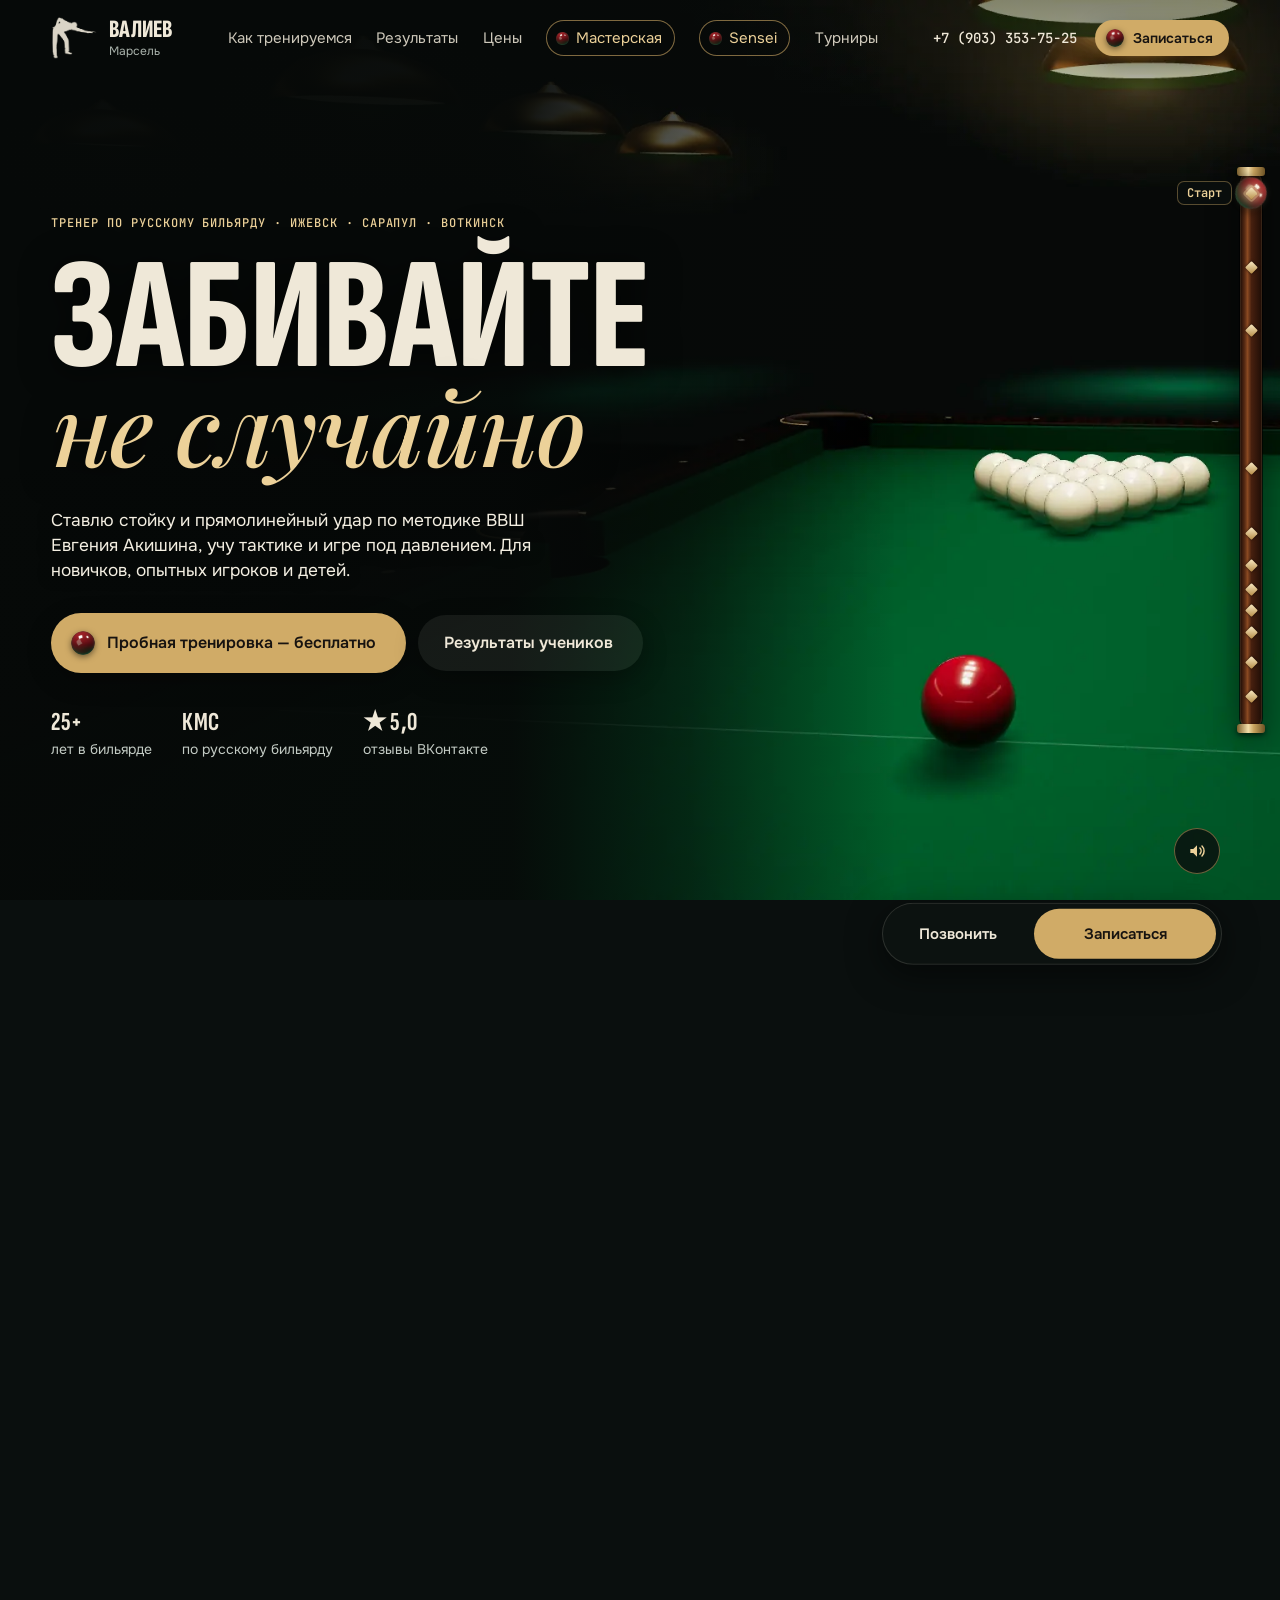
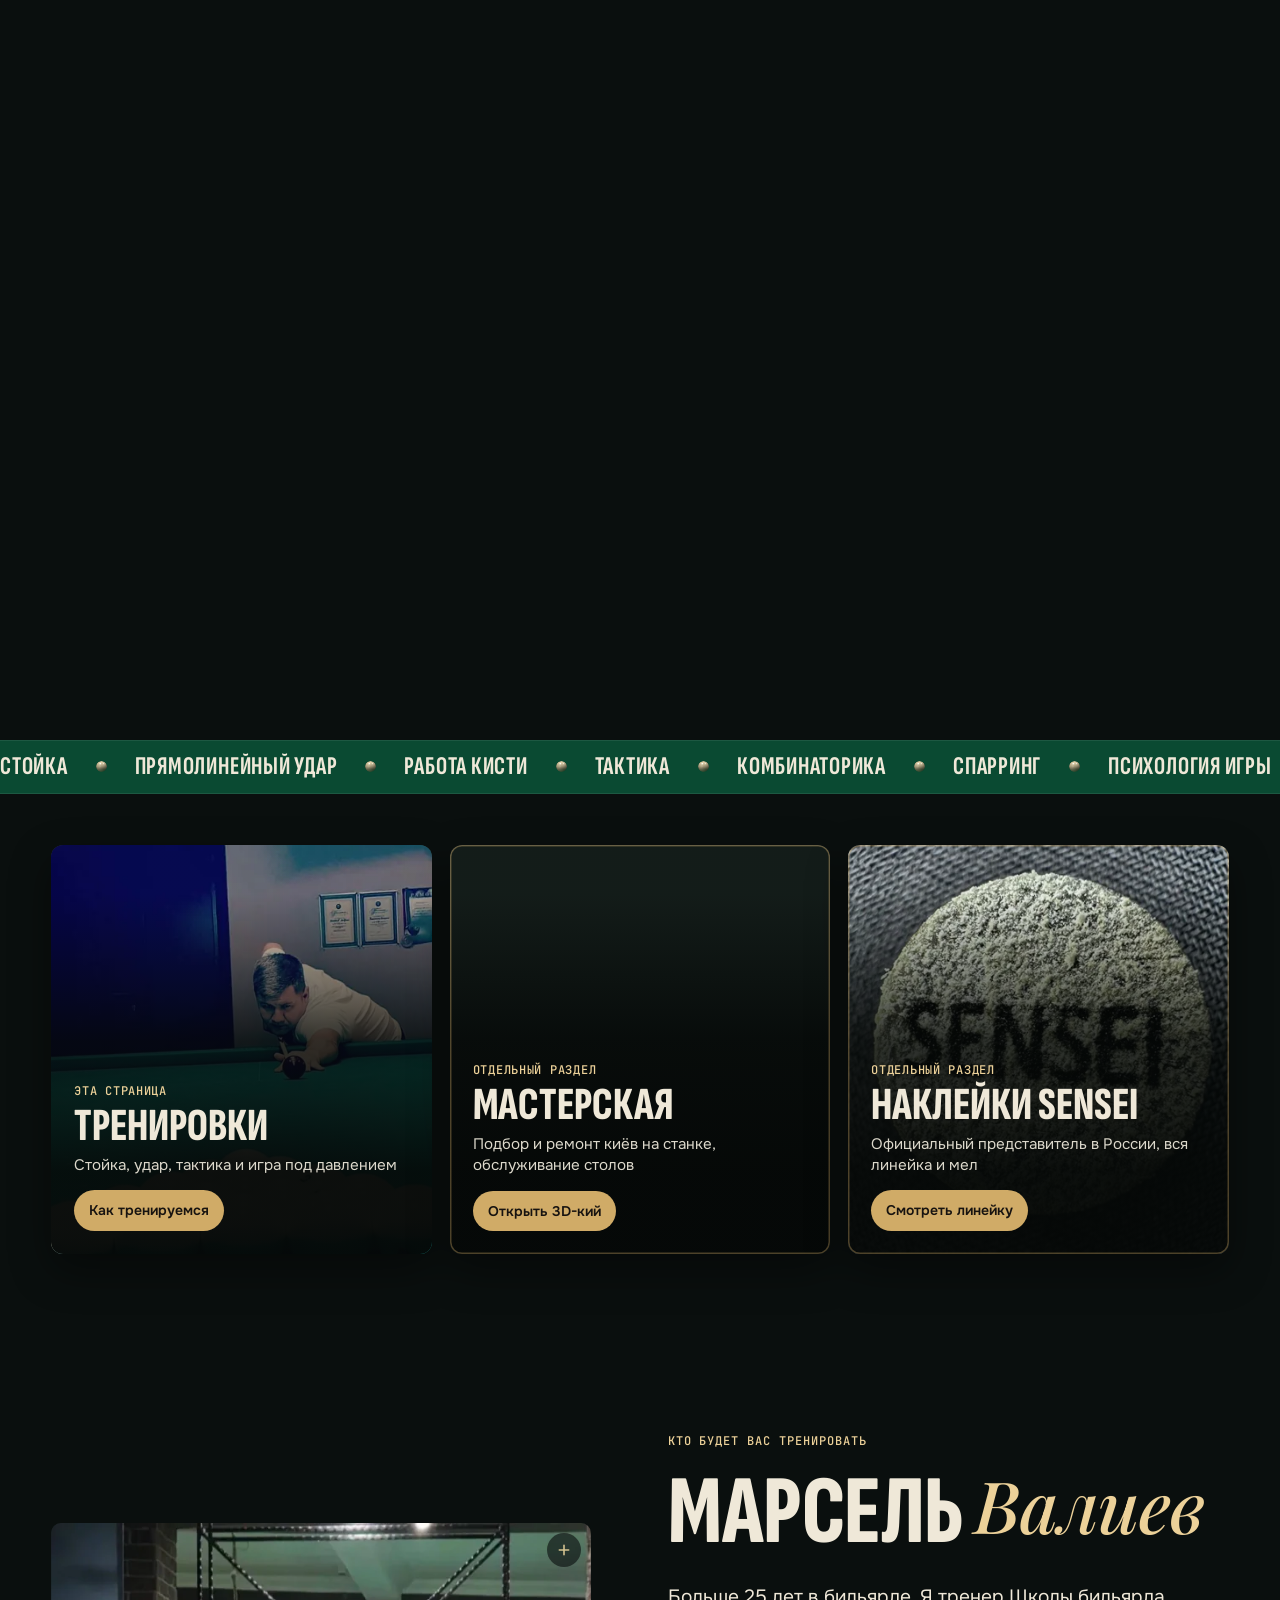
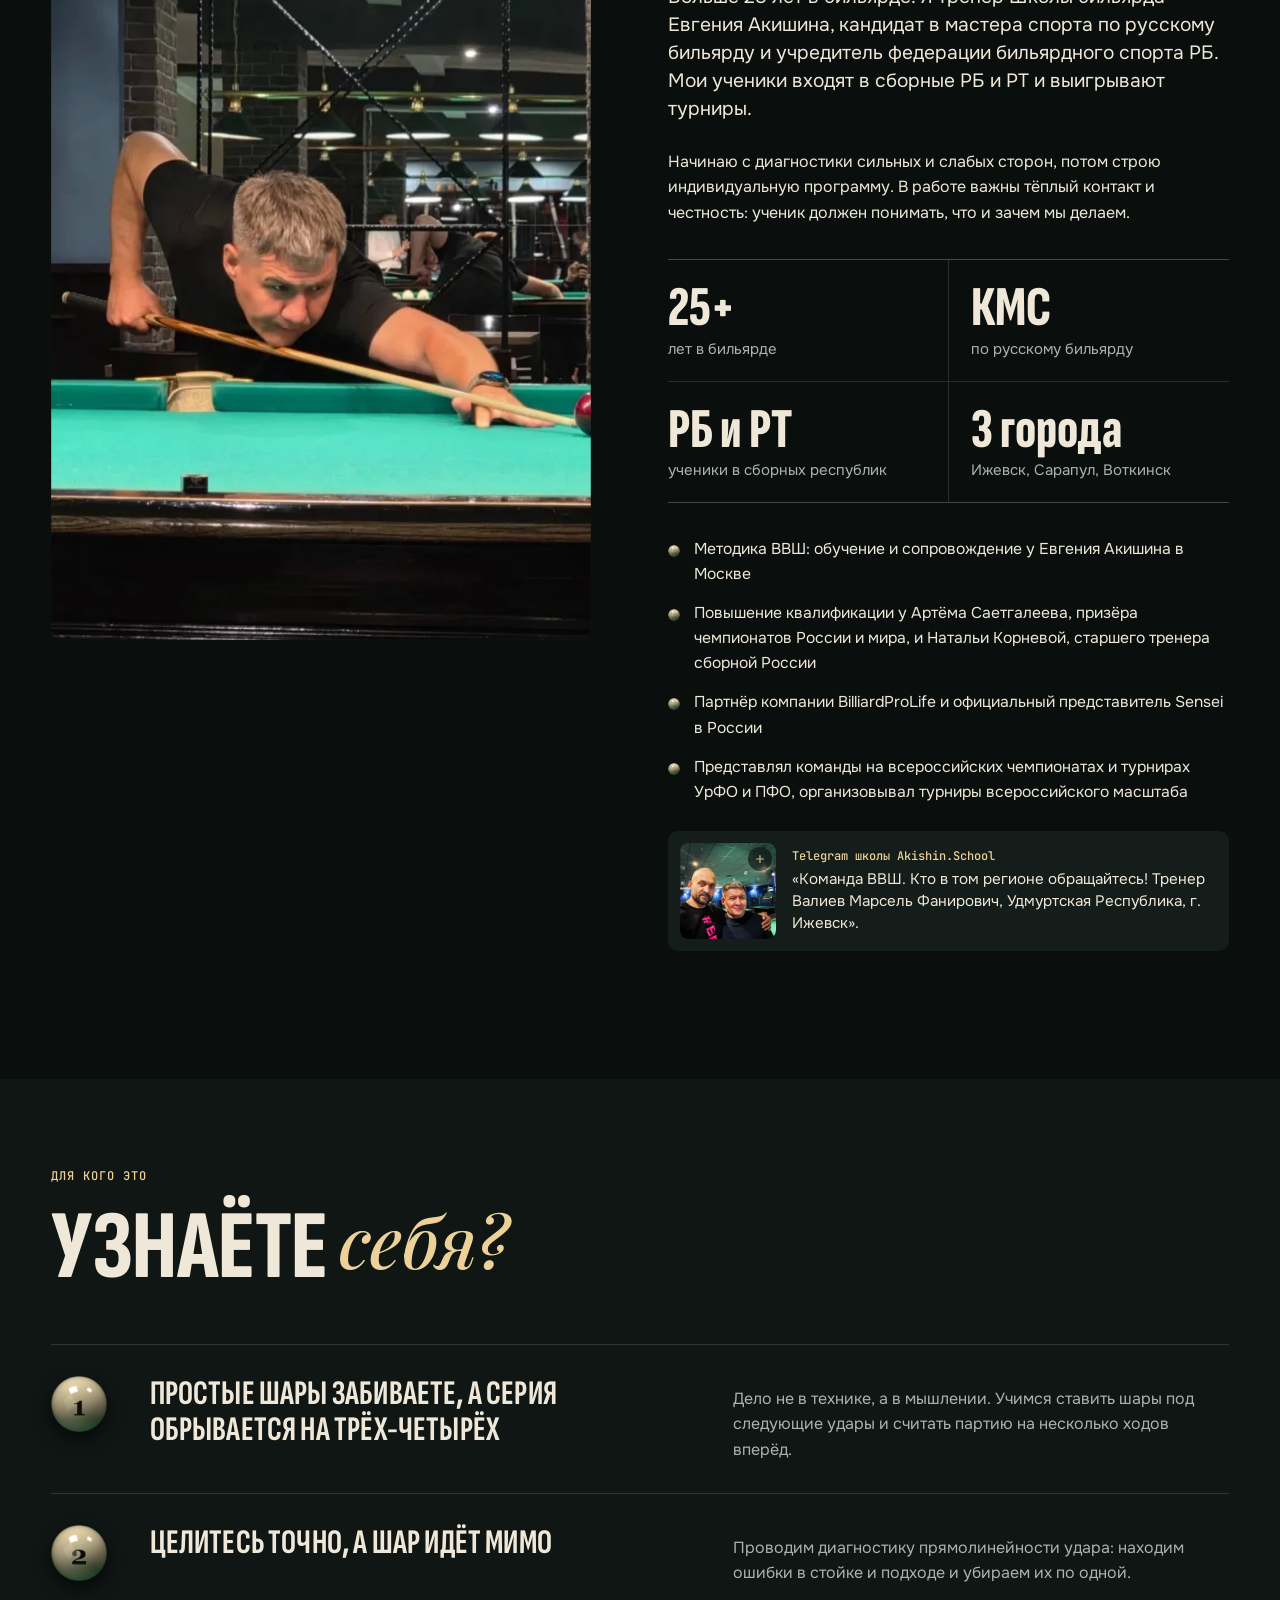
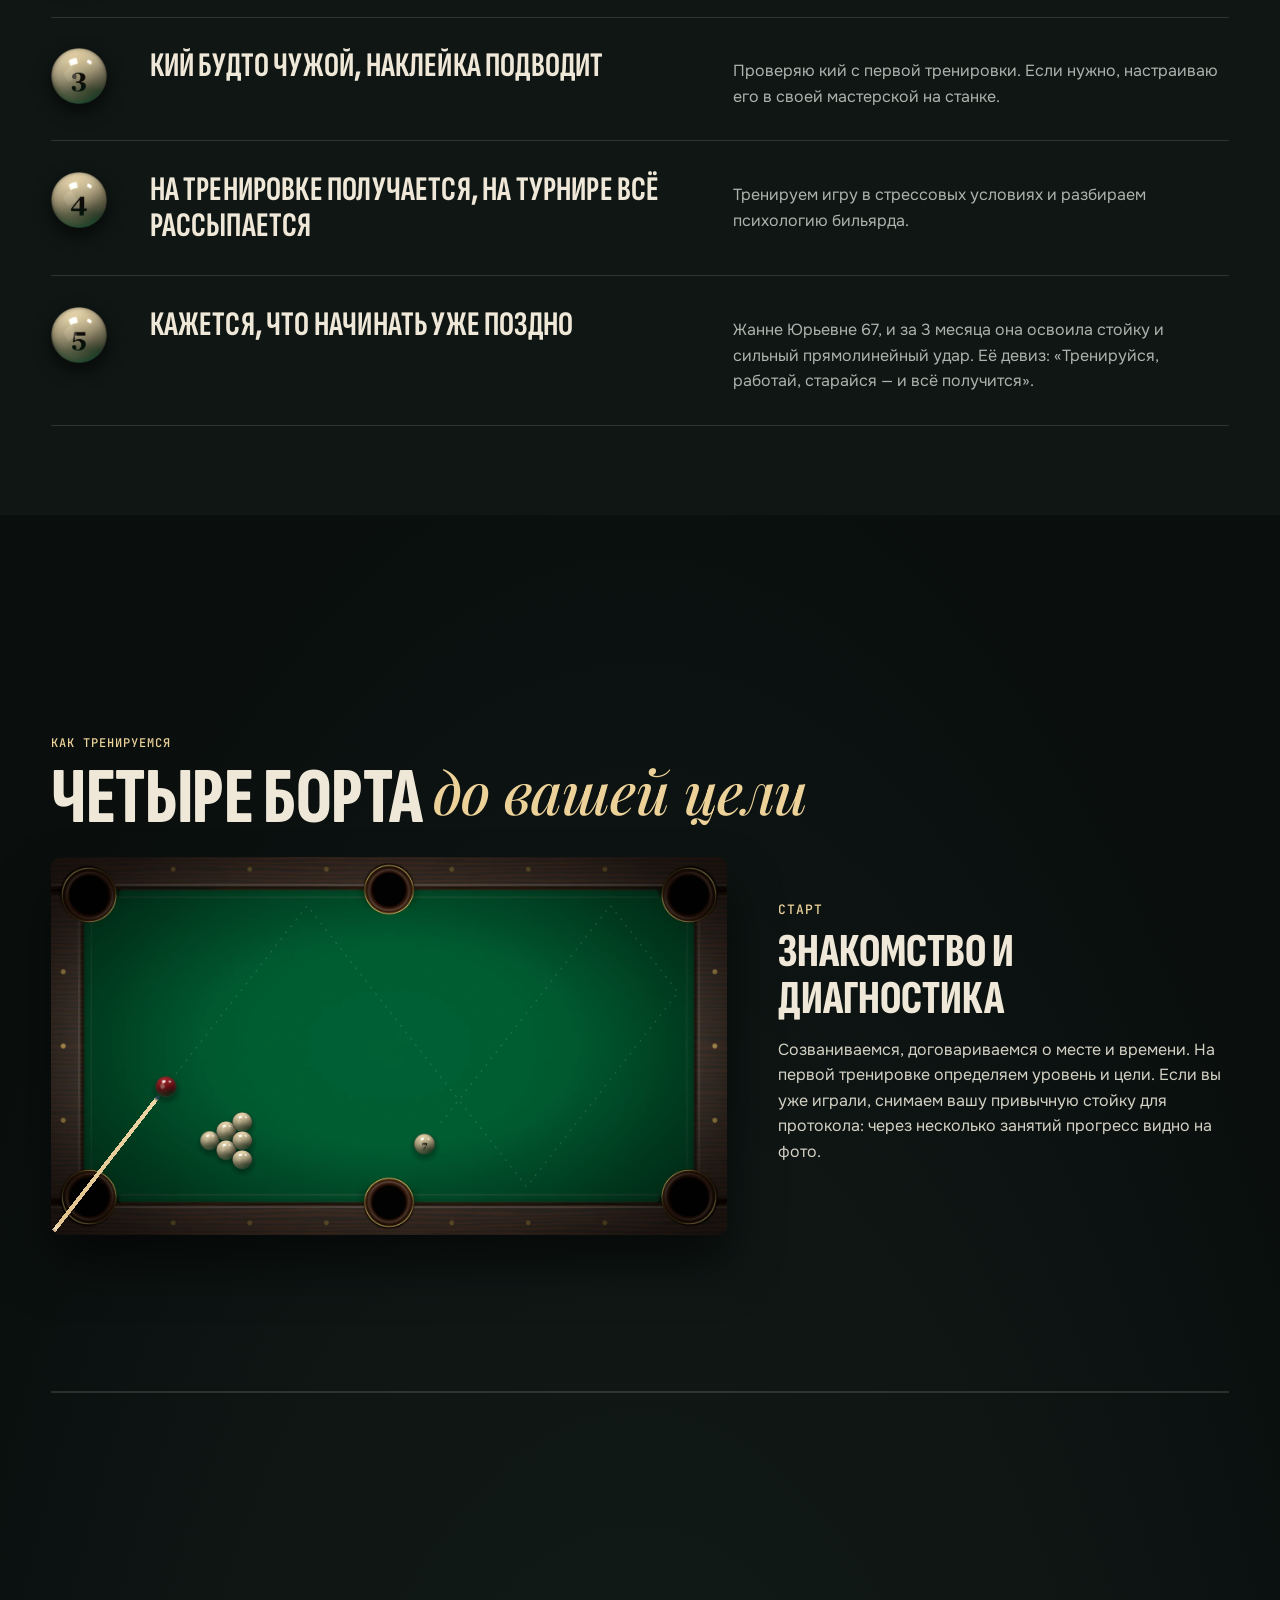
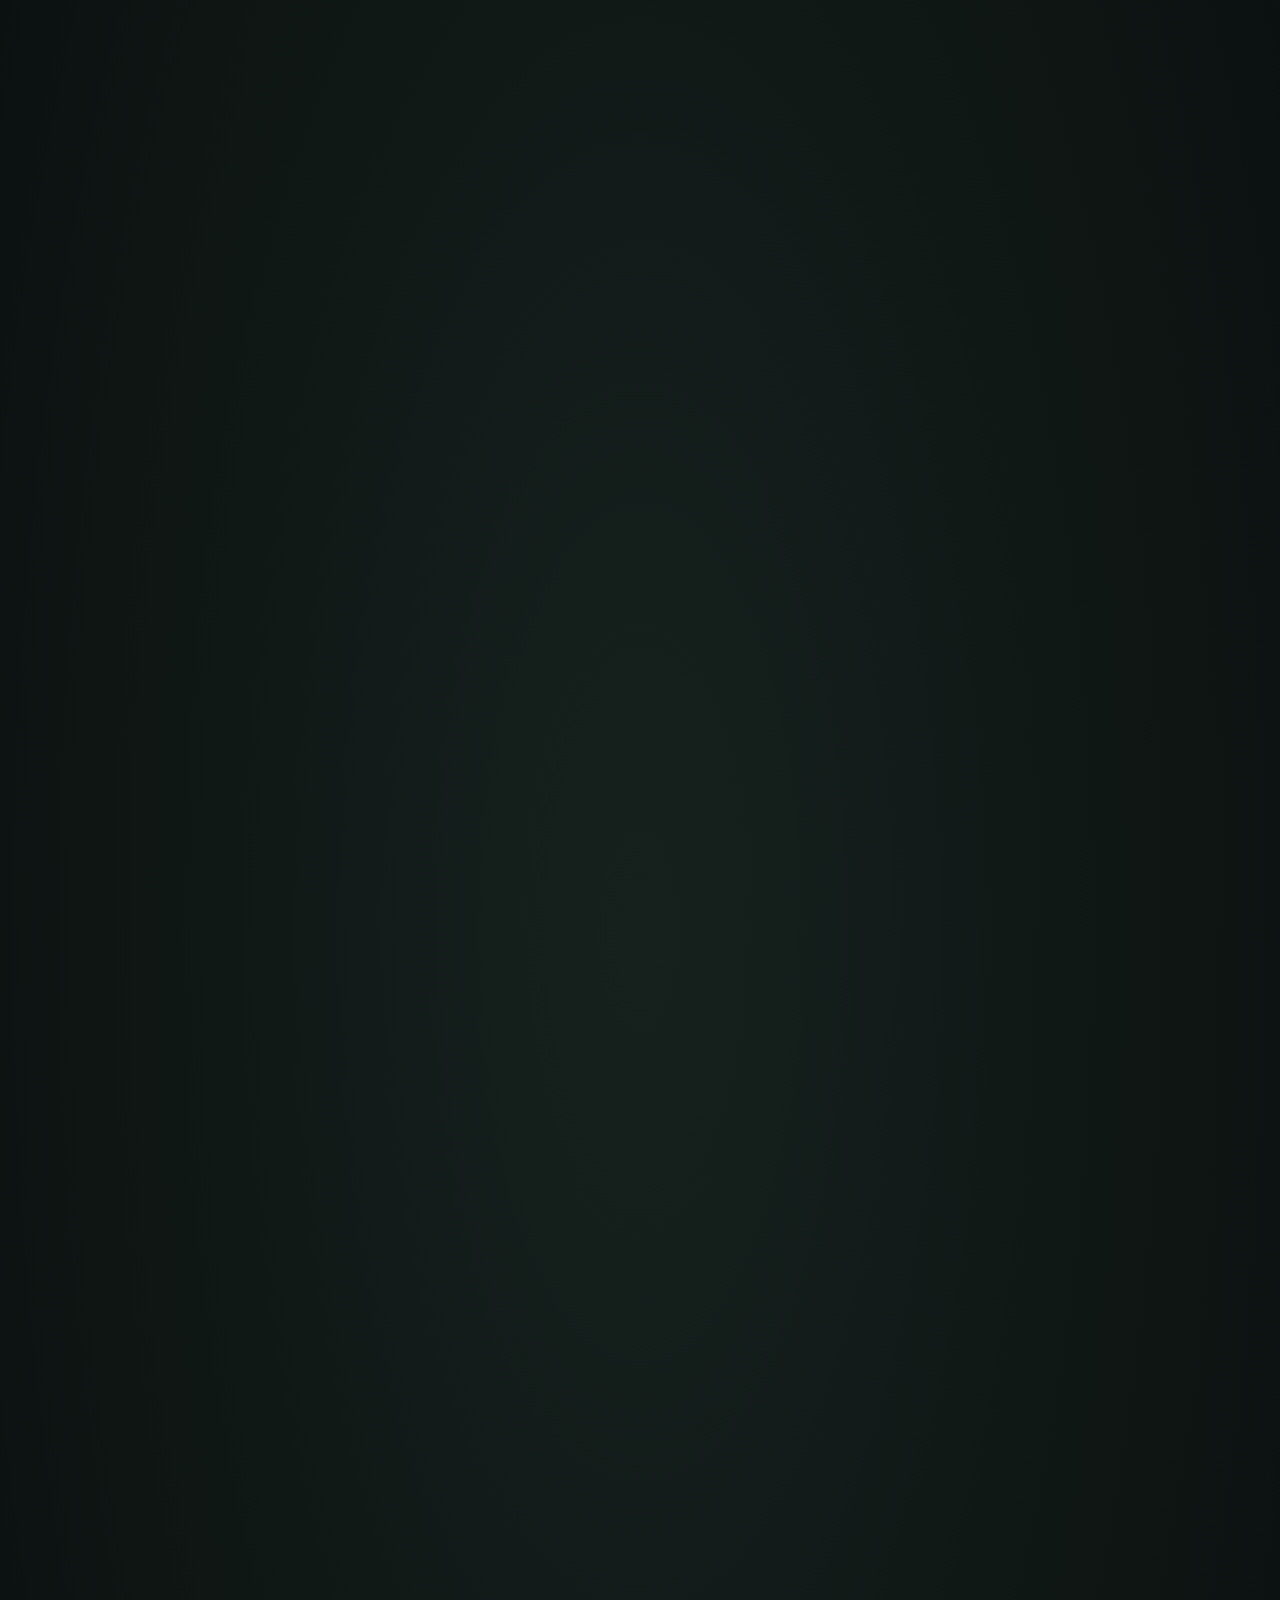
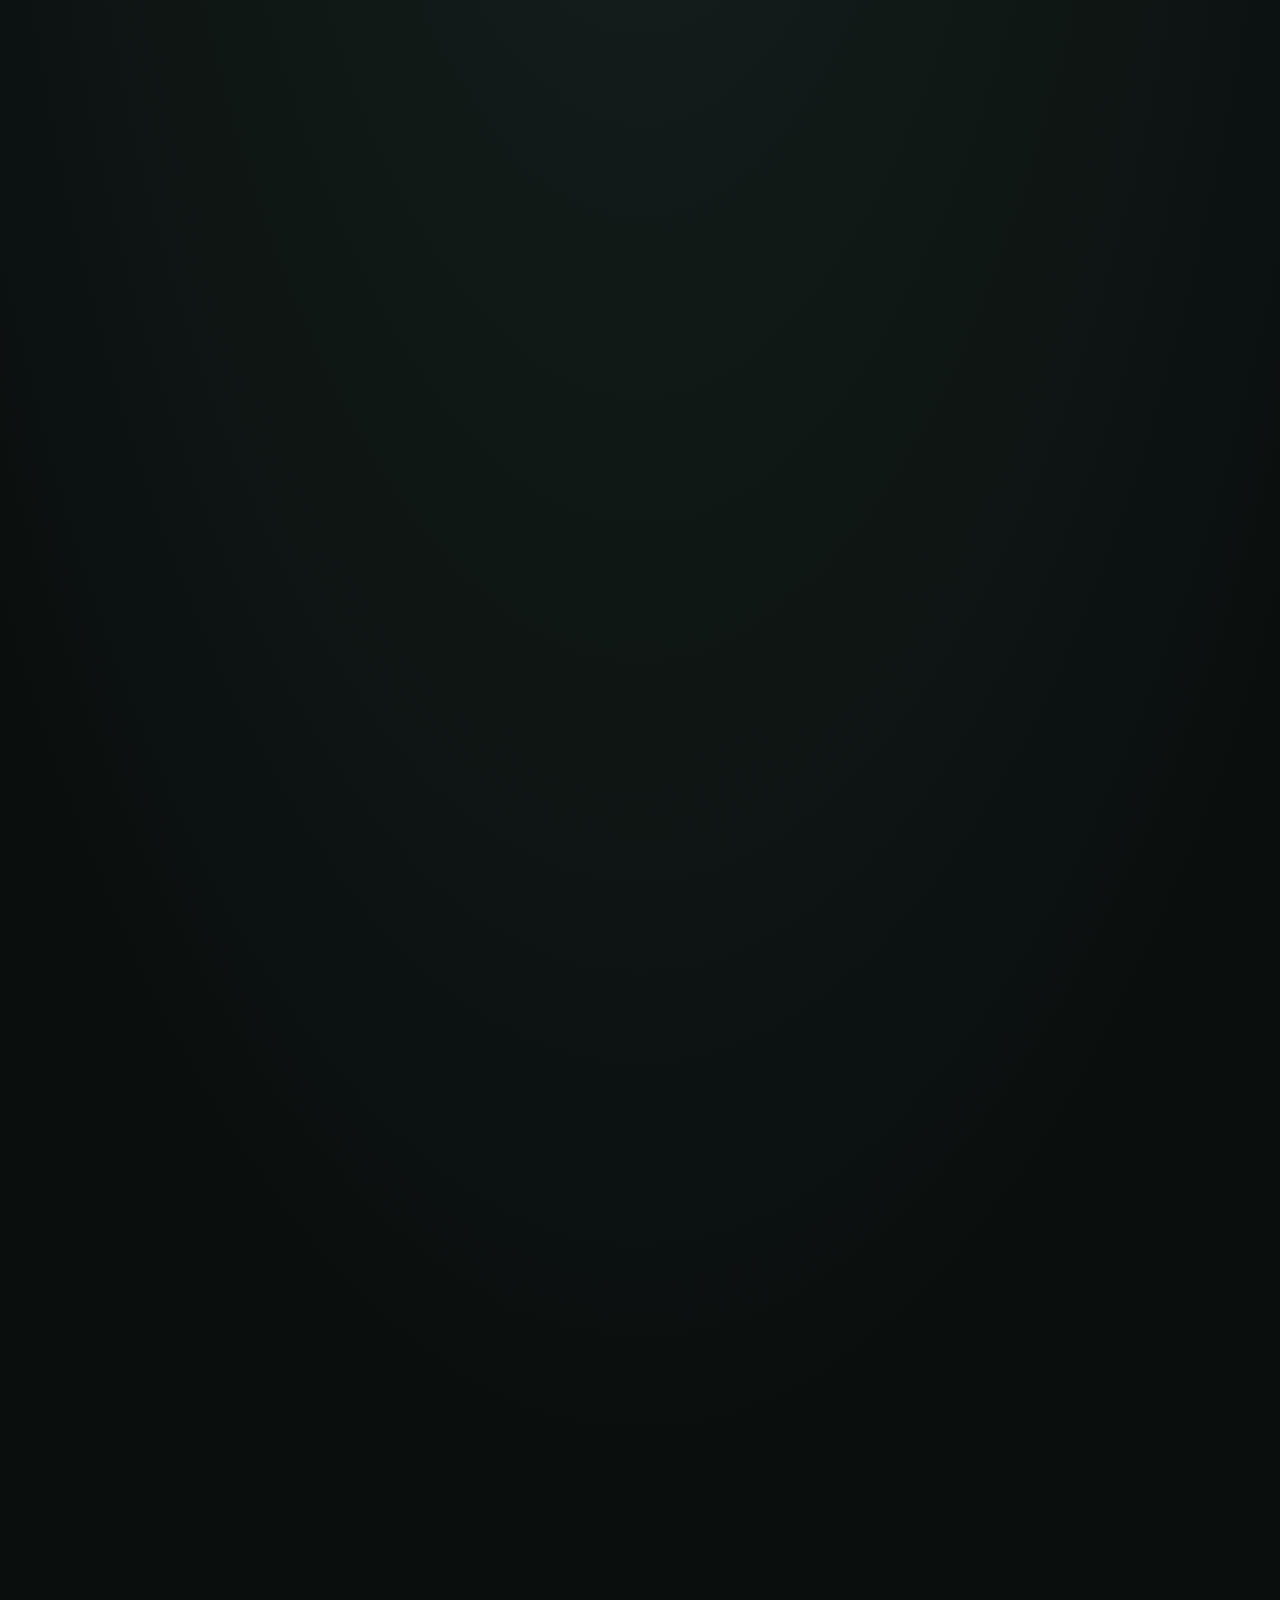
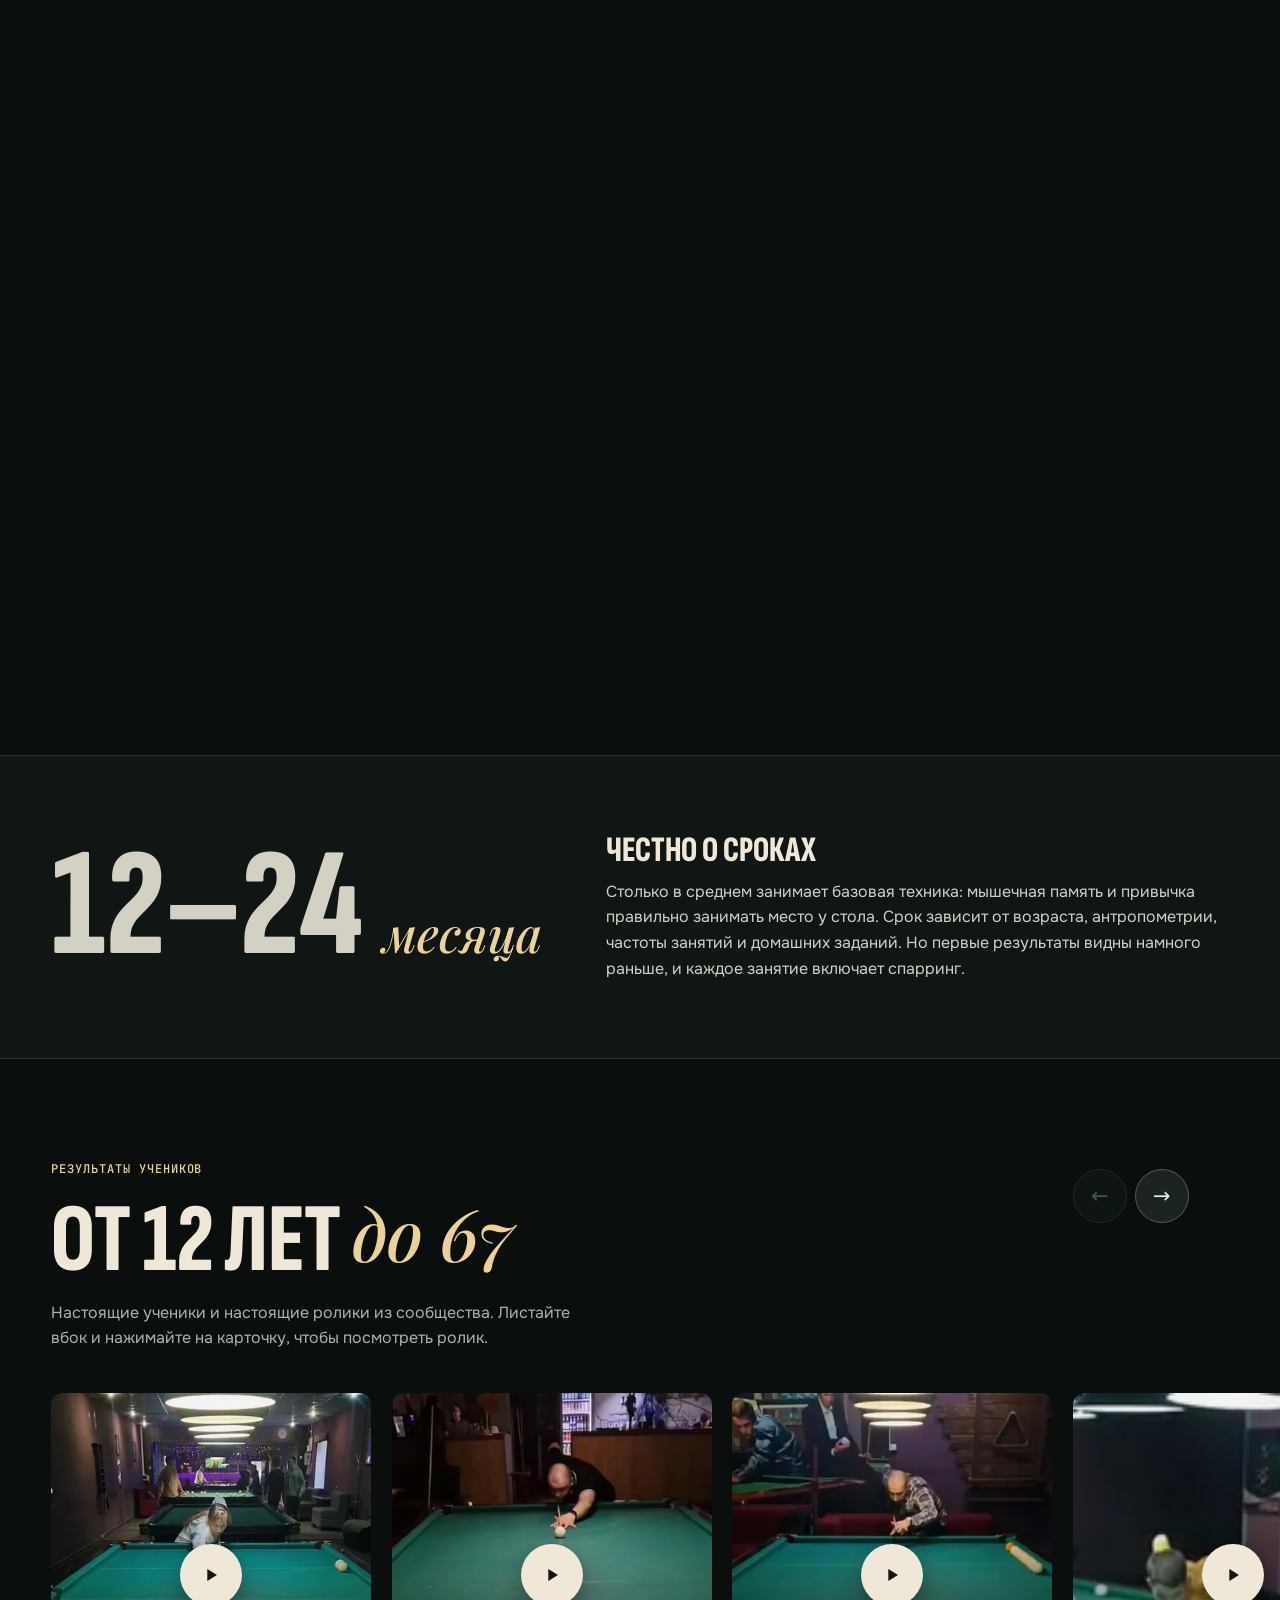
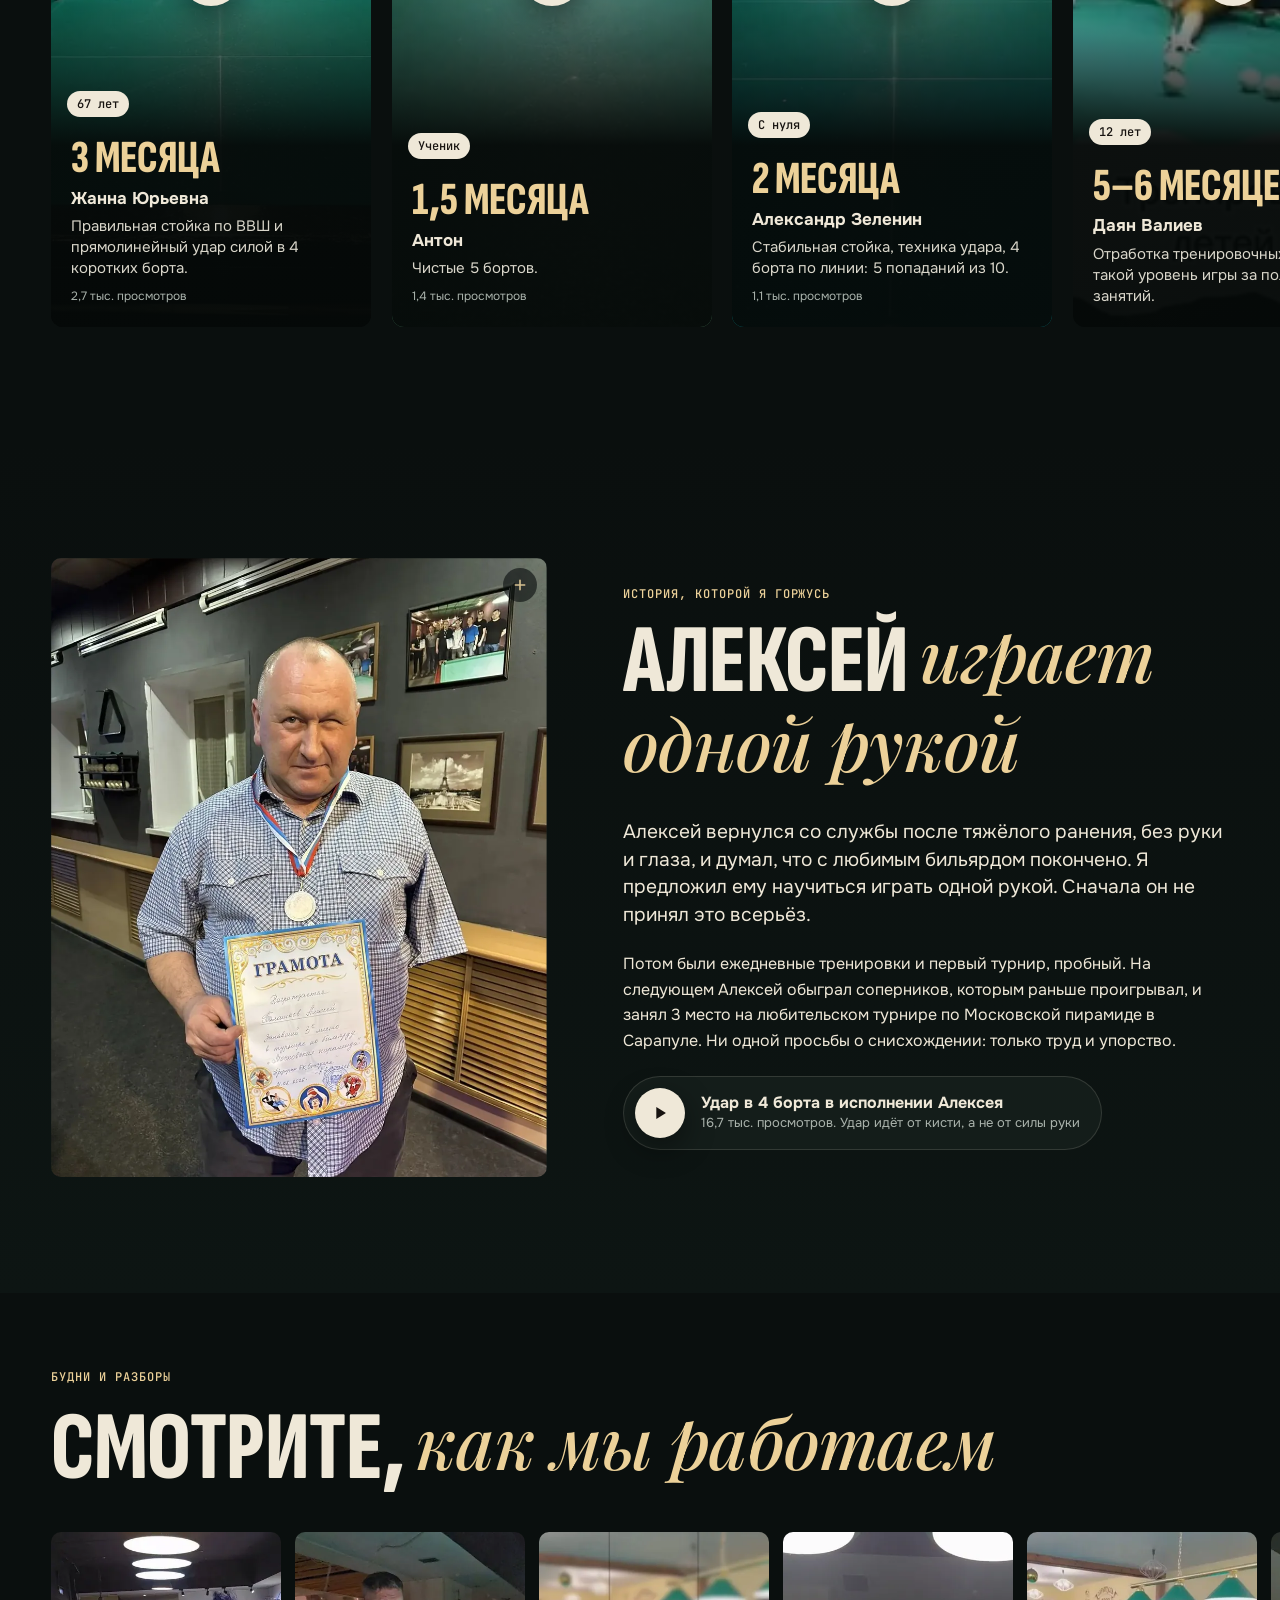
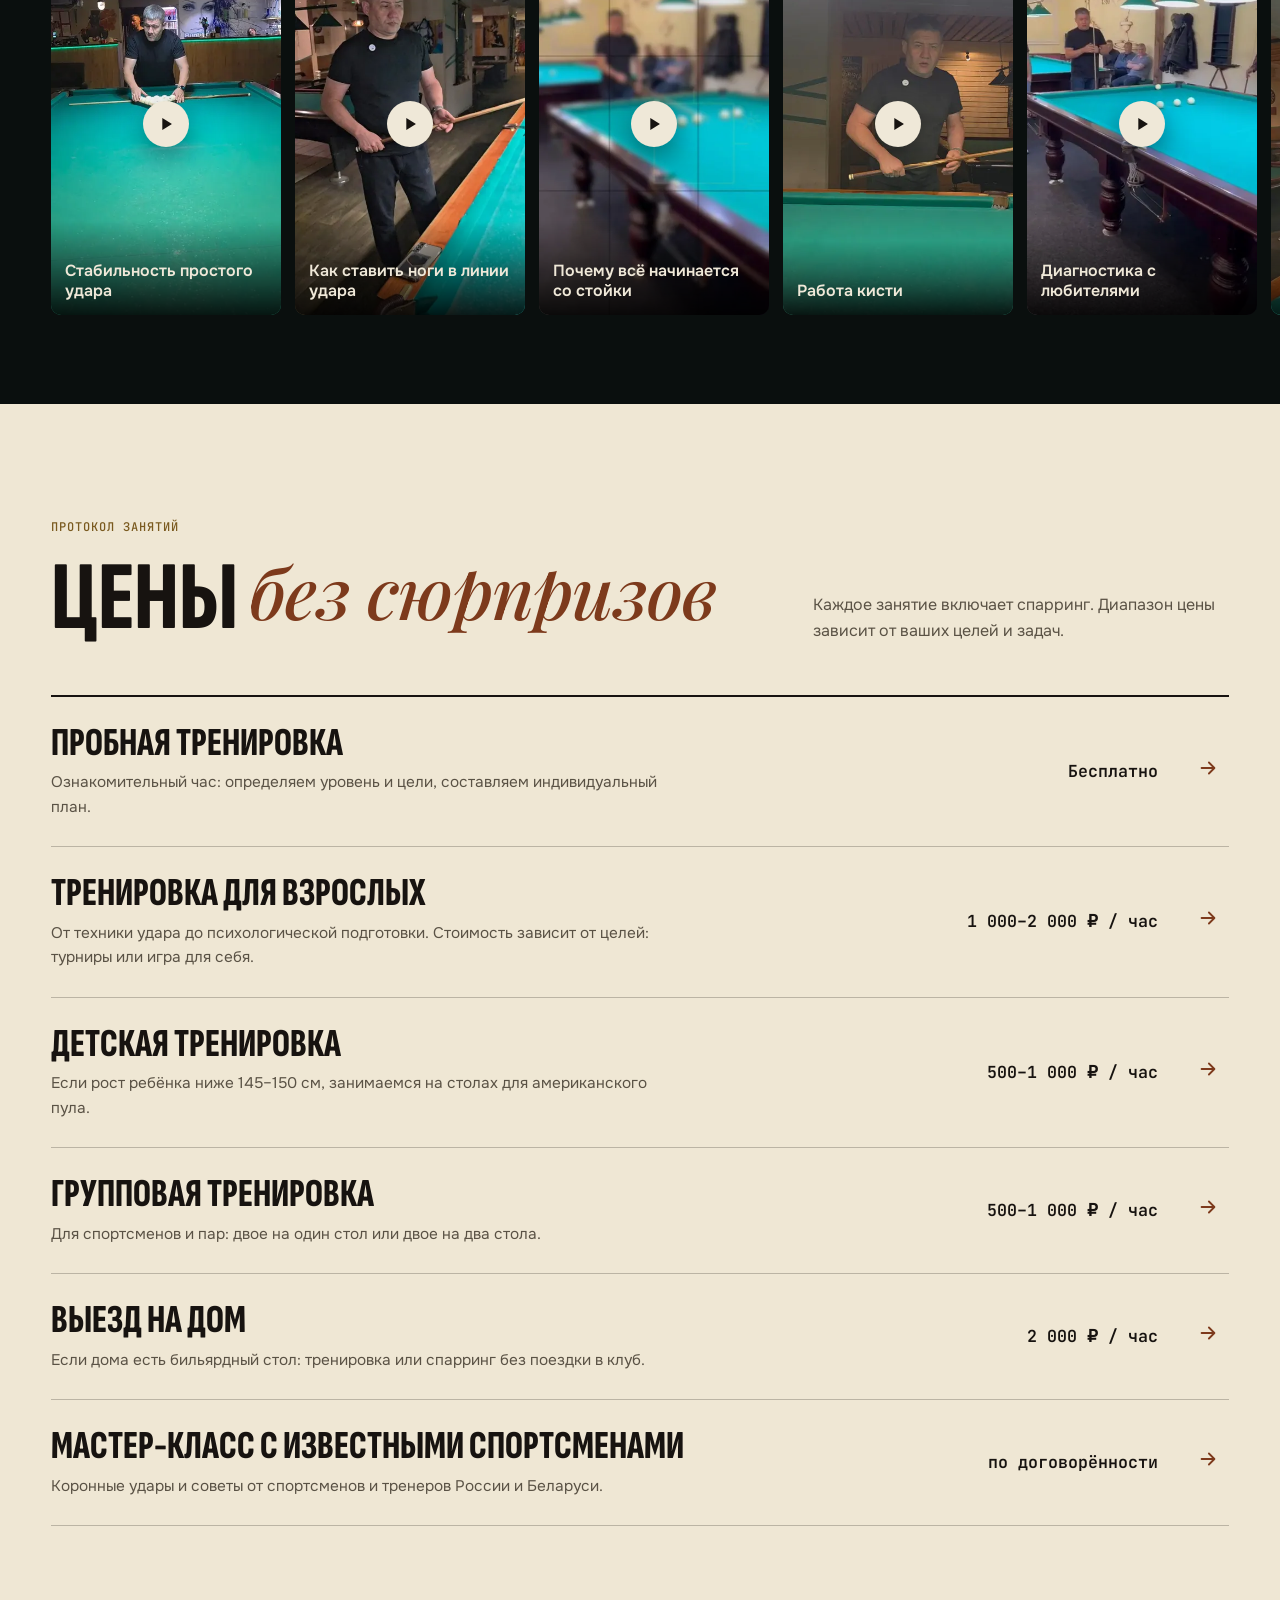
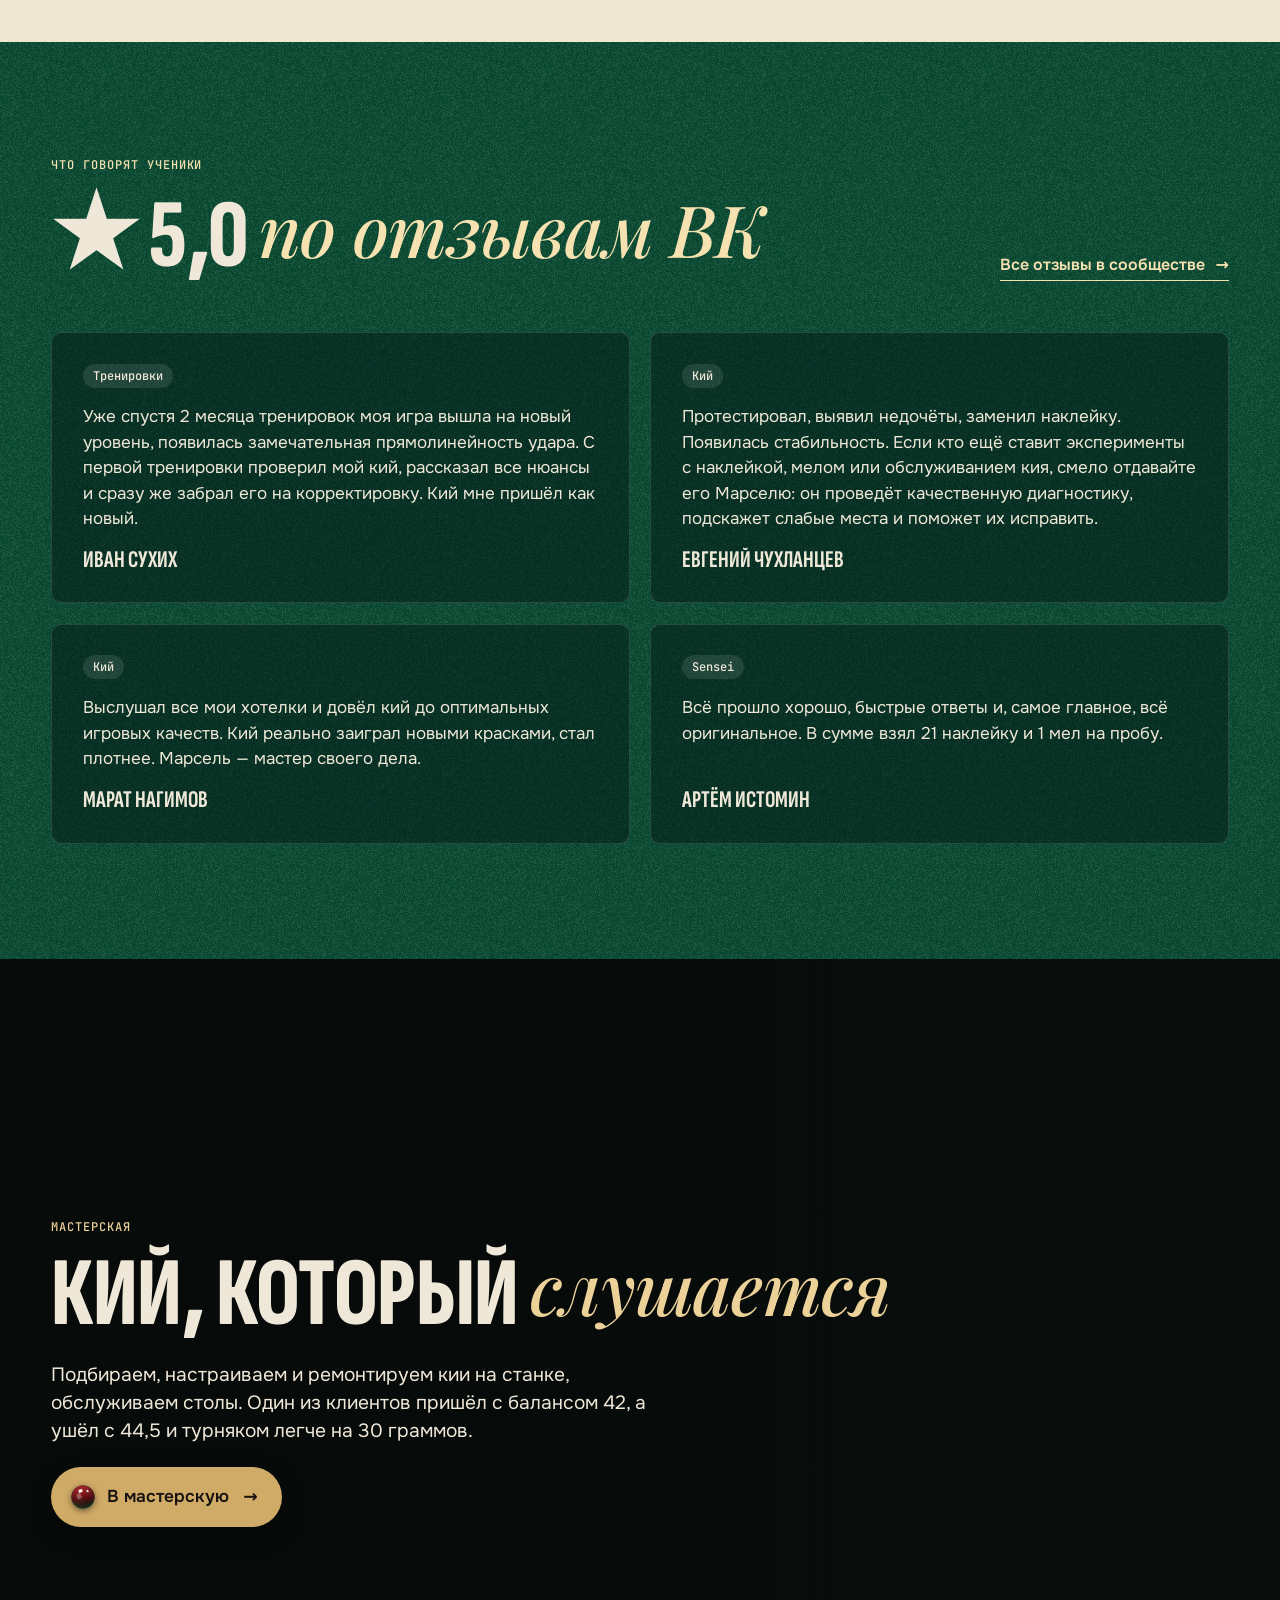
<file: index.html>
<!doctype html>
<html lang="ru">
<head>
<meta charset="utf-8">
<meta name="viewport" content="width=device-width, initial-scale=1, viewport-fit=cover">
<title>Марсель Валиев — тренер по русскому бильярду. Ижевск, Сарапул, Воткинск</title>
<meta name="description" content="Тренировки по русскому бильярду для новичков, опытных игроков и детей. Стойка и удар по методике ВВШ Евгения Акишина. КМС, 25+ лет в бильярде. Пробная тренировка бесплатно.">
<meta name="theme-color" content="#0a0f0e">
<meta property="og:type" content="website">
<meta property="og:locale" content="ru_RU">
<meta property="og:title" content="Марсель Валиев — тренер по русскому бильярду. Ижевск, Сарапул, Воткинск">
<meta property="og:description" content="Тренировки по русскому бильярду для новичков, опытных игроков и детей. Стойка и удар по методике ВВШ Евгения Акишина. КМС, 25+ лет в бильярде. Пробная тренировка бесплатно.">


<link rel="icon" type="image/png" href="favicon.png">
<link rel="apple-touch-icon" href="apple-touch-icon.png">
<link rel="preload" href="assets/fonts/sofia-sans-extra-condensed-cyrillic-wght-normal-DJFDWBKN.woff2" as="font" type="font/woff2" crossorigin>
<link rel="preload" href="assets/fonts/onest-cyrillic-wght-normal-EAKRIKNS.woff2" as="font" type="font/woff2" crossorigin>
<link rel="preload" as="image" href="img/hero-poster-960.webp" imagesrcset="img/hero-poster-960.webp 960w, img/hero-poster-1920.webp 1920w" imagesizes="100vw" fetchpriority="high">
<link rel="stylesheet" href="assets/css/site.css">
<script>document.documentElement.className='js'</script>

<script type="application/ld+json">{"@context":"https://schema.org","@type":"SportsActivityLocation","name":"Марсель Валиев — тренер по русскому бильярду","telephone":"+79033537525","areaServed":["Ижевск","Сарапул","Воткинск"],"address":{"@type":"PostalAddress","addressLocality":"Ижевск","addressRegion":"Удмуртская Республика","addressCountry":"RU"},"sameAs":["https://vk.ru/valiev_school_18","https://vk.ru/valiev_school","https://t.me/valiev_school"],"makesOffer":[{"@type":"Offer","name":"Тренировка для взрослых","description":"1 000–2 000 ₽ / час"},{"@type":"Offer","name":"Детская тренировка","description":"500–1 000 ₽ / час"},{"@type":"Offer","name":"Групповая тренировка","description":"500–1 000 ₽ / час"},{"@type":"Offer","name":"Выезд на дом","description":"2 000 ₽ / час"}]}</script><script type="application/ld+json">{"@context":"https://schema.org","@type":"FAQPage","mainEntity":[{"@type":"Question","name":"Я никогда не играл. Это не слишком рано для тренера?","acceptedAnswer":{"@type":"Answer","text":"Наоборот: стойку проще поставить сразу, чем переучивать. Занятия подходят и начинающим, и опытным спортсменам. На первой тренировке определяем уровень и цели, а дальше идём по блокам."}},{"@type":"Question","name":"Нужен ли свой кий?","acceptedAnswer":{"@type":"Answer","text":"Если кий есть, приносите: проверю его с первой тренировки. Если нет, начальный кий подбираем в первом блоке, а профессиональный — во втором."}},{"@type":"Question","name":"Через сколько будет результат?","acceptedAnswer":{"@type":"Answer","text":"Первые сдвиги ученики видят за месяцы: Антону на чистые 5 бортов понадобилось 1,5 месяца, Александру на 4 борта по линии — 2 месяца. Базовая техника и мышечная память формируются в среднем за 12–24 месяца. Срок зависит от возраста, антропометрии, частоты занятий и домашних заданий."}},{"@type":"Question","name":"С детьми занимаетесь?","acceptedAnswer":{"@type":"Answer","text":"Да. Изучаем базовые удары, моделируем игровые ситуации и воспитываем дисциплину и спортивное поведение. Если рост ребёнка ниже 145–150 см, тренируемся на столах для американского пула."}},{"@type":"Question","name":"Где проходят тренировки?","acceptedAnswer":{"@type":"Answer","text":"В Ижевске, Сарапуле и Воткинске. Место, дату и время согласуем при записи. Если дома есть бильярдный стол, возможен выезд."}},{"@type":"Question","name":"Что входит в занятие?","acceptedAnswer":{"@type":"Answer","text":"Каждое занятие включает спарринг, чтобы сразу применять навыки в игре. Основа — правильная стойка по методике ВВШ Евгения Акишина и постановка удара, дальше подключаем тактику."}},{"@type":"Question","name":"Как записаться?","acceptedAnswer":{"@type":"Answer","text":"Напишите или позвоните удобным способом: телефон, Telegram или ВКонтакте. Договоримся о месте, дате и времени первой тренировки."}}]}</script>
<script defer src="assets/js/main.js?v=20261107"></script>
</head>
<body data-hero3d-page>
<a class="skip" href="#content">К содержанию</a>
<header class="nav" data-nav>
  <a class="nav__logo" href="index.html" aria-label="Марсель Валиев, на главную">
    <span class="logo-mark" aria-hidden="true"></span>
    <span class="nav__name"><b>Валиев</b><i>Марсель</i></span>
  </a>
  <nav class="nav__links" aria-label="Разделы сайта"><a href="index.html#put">Как тренируемся</a><a href="index.html#rezultaty">Результаты</a><a href="index.html#ceny">Цены</a><a href="masterskaya.html" class="nav__door"><i></i>Мастерская</a><a href="sensei.html" class="nav__door"><i></i>Sensei</a><a href="index.html#turniry">Турниры</a></nav>
  <div class="nav__right">
    <a class="nav__phone" href="tel:+79033537525" data-goal="tel">+7 (903) 353-75-25</a>
    <a class="btn btn--small" href="#zapis" data-scroll><span class="btn__ball"></span>Записаться</a>
    <button class="nav__burger" type="button" aria-label="Открыть меню" aria-expanded="false" data-burger><span></span><span></span></button>
  </div>
</header>
<div class="menu" data-menu hidden>
  <nav aria-label="Меню"><a href="index.html#put">Как тренируемся</a><a href="index.html#rezultaty">Результаты</a><a href="index.html#ceny">Цены</a><a href="masterskaya.html" class="menu__door">Мастерская</a><a href="sensei.html" class="menu__door">Sensei</a><a href="index.html#turniry">Турниры</a></nav>
  <div class="menu__contacts">
    <a href="tel:+79033537525" data-goal="tel">+7 (903) 353-75-25</a>
    <a href="https://t.me/valiev_school" target="_blank" rel="noopener" data-goal="tg">Telegram</a>
    <a href="https://vk.ru/valiev_school_18" target="_blank" rel="noopener">ВКонтакте</a>
  </div>
</div>
<aside class="rail" data-rail-nav aria-hidden="true"><div class="rail__track" data-rail-track><span class="rail__ball" data-rail-ball></span></div></aside>
<main id="content">

<section class="hero" id="start" data-rail="Старт" data-hero>
  <div class="hero__sticky" data-hero-stage>
    <img src="img/hero-poster-960.webp" srcset="img/hero-poster-960.webp 960w, img/hero-poster-1920.webp 1920w" sizes="100vw" width="1920" height="1080" alt="" class="hero__poster" fetchpriority="high" decoding="async">
    <div class="hero__canvas" data-hero3d aria-hidden="true"></div>
    <div class="hero__scrim" aria-hidden="true"></div>
    <div class="container hero__content" data-hero-first>
      <p class="eyebrow">Тренер по русскому бильярду · Ижевск · Сарапул · Воткинск</p>
      <h1 class="hero__title"><span>Забивайте</span> <em>не случайно</em></h1>
      <p class="hero__sub">Ставлю стойку и прямолинейный удар по методике ВВШ Евгения Акишина, учу тактике и игре под давлением. Для новичков, опытных игроков и детей.</p>
      <div class="hero__cta">
        <a class="btn btn--large" href="#zapis" data-scroll data-goal-pick="Научиться с нуля"><span class="btn__ball"></span>Пробная тренировка — бесплатно</a>
        <a class="btn btn--ghost btn--large" href="#rezultaty" data-scroll>Результаты учеников</a>
      </div>
      <ul class="hero__trust">
        <li><b>25+</b> лет в бильярде</li>
        <li><b>КМС</b> по русскому бильярду</li>
        <li><b>★ 5,0</b> отзывы ВКонтакте</li>
      </ul>
    </div>
    <div class="hero__score" data-hero-score hidden><img src="img/ball-plain.webp" alt="" width="28" height="28"><span>Забито: <b data-hero-count>0</b></span></div>
    <div class="pocketpop" data-pocketpop role="status" hidden><b data-pocket-title></b><span data-pocket-text></span><a href="#zapis" data-scroll data-goal-pick="Научиться с нуля">Научиться так же →</a></div>
    <button class="hero__sound" type="button" data-hero-sound aria-label="Выключить звук" aria-pressed="true"><svg viewBox="0 0 24 24" width="20" height="20" aria-hidden="true"><path d="M4 9.5v5h3.5L12 19V5L7.5 9.5H4z" fill="currentColor"/><path class="snd-on" d="M15.5 8.5a5 5 0 010 7M18 6a8.5 8.5 0 010 12" fill="none" stroke="currentColor" stroke-width="1.8" stroke-linecap="round"/><path class="snd-off" d="M15.5 9.5l5 5m0-5l-5 5" fill="none" stroke="currentColor" stroke-width="1.8" stroke-linecap="round"/></svg></button>
    <p class="hero__hint" data-hero-hint><span class="hint-desk">Кликните по столу: это ваш удар</span><span class="hint-touch">Коснитесь стола: это ваш удар</span></p>
    <div class="container hero__second" data-hero-second aria-hidden="true">
      <p>Шар идёт в лузу не от удачи.<br><em>Его ведут стойка, линия удара и холодная голова.</em></p>
    </div>
  </div>
</section>

<div class="ticker" aria-hidden="true"><div class="ticker__row"><span>Стойка</span><i></i><span>Прямолинейный удар</span><i></i><span>Работа кисти</span><i></i><span>Тактика</span><i></i><span>Комбинаторика</span><i></i><span>Спарринг</span><i></i><span>Психология игры</span><i></i><span>Турниры</span><i></i><span>Стойка</span><i></i><span>Прямолинейный удар</span><i></i><span>Работа кисти</span><i></i><span>Тактика</span><i></i><span>Комбинаторика</span><i></i><span>Спарринг</span><i></i><span>Психология игры</span><i></i><span>Турниры</span><i></i></div></div>

<section class="trio" aria-label="Что здесь есть">
  <div class="container trio__grid">
    <a class="door-card" href="#put" data-tilt>
      <img src="img/sv-adult-960.webp" srcset="img/sv-adult-480.webp 480w, img/sv-adult-960.webp 960w, img/sv-adult-1030.webp 1030w" sizes="(min-width: 960px) 32vw, 92vw" width="1030" height="1280" alt="Тренировка за столом" loading="lazy" decoding="async">
      <span class="door-card__body"><small>Эта страница</small><b>Тренировки</b><span>Стойка, удар, тактика и игра под давлением</span><i>Как тренируемся</i></span>
    </a>
    <a class="door-card door-card--hot" href="masterskaya.html" data-tilt>
      <img src="img/sv-cue-960.webp" srcset="img/sv-cue-480.webp 480w, img/sv-cue-960.webp 960w, img/sv-cue-1024.webp 1024w" sizes="(min-width: 960px) 32vw, 92vw" width="1024" height="652" alt="Кии и кейс на сукне" loading="lazy" decoding="async">
      <span class="door-card__body"><small>Отдельный раздел</small><b>Мастерская</b><span>Подбор и ремонт киёв на станке, обслуживание столов</span><i>Открыть 3D-кий</i></span>
    </a>
    <a class="door-card door-card--hot" href="sensei.html" data-tilt>
      <img src="img/tip-sup4-960.webp" srcset="img/tip-sup4-480.webp 480w, img/tip-sup4-960.webp 960w, img/tip-sup4-1440.webp 1440w" sizes="(min-width: 960px) 32vw, 92vw" width="1440" height="1399" alt="Наклейка Sensei крупным планом" loading="lazy" decoding="async">
      <span class="door-card__body"><small>Отдельный раздел</small><b>Наклейки Sensei</b><span>Официальный представитель в России, вся линейка и мел</span><i>Смотреть линейку</i></span>
    </a>
  </div>
</section>

<section class="about" id="trener" data-rail="Тренер">
  <div class="container about__grid">
    <figure class="about__photo" data-clip data-zoomable>
      <img src="img/coach-wide-924.webp" srcset="img/coach-wide-640.webp 640w, img/coach-wide-924.webp 924w" sizes="(min-width: 1000px) 46vw, 100vw" width="924" height="1227" alt="Марсель Валиев целится за бильярдным столом" loading="lazy" decoding="async">
    </figure>
    <div class="about__text">
      <p class="eyebrow">Кто будет вас тренировать</p>
      <h2 class="h2" data-words>Марсель <em>Валиев</em></h2>
      <p class="lede" data-reveal>Больше 25 лет в бильярде. Я тренер Школы бильярда Евгения Акишина, кандидат в мастера спорта по русскому бильярду и учредитель федерации бильярдного спорта РБ. Мои ученики входят в сборные РБ и РТ и выигрывают турниры.</p>
      <p data-reveal>Начинаю с диагностики сильных и слабых сторон, потом строю индивидуальную программу. В работе важны тёплый контакт и честность: ученик должен понимать, что и зачем мы делаем.</p>
      <dl class="facts" data-reveal>
        <div><dt data-count="25">25+</dt><dd>лет в бильярде</dd></div><div><dt>КМС</dt><dd>по русскому бильярду</dd></div><div><dt>РБ и РТ</dt><dd>ученики в сборных республик</dd></div><div><dt>3 города</dt><dd>Ижевск, Сарапул, Воткинск</dd></div>
      </dl>
      <ul class="creds" data-reveal>
        <li>Методика ВВШ: обучение и сопровождение у Евгения Акишина в Москве</li>
        <li>Повышение квалификации у Артёма Саетгалеева, призёра чемпионатов России и мира, и Натальи Корневой, старшего тренера сборной России</li>
        <li>Партнёр компании BilliardProLife и официальный представитель Sensei в России</li>
        <li>Представлял команды на всероссийских чемпионатах и турнирах УрФО и ПФО, организовывал турниры всероссийского масштаба</li>
      </ul>
      <figure class="proofcard" data-reveal>
        <button type="button" class="proofcard__pic" data-zoom-src="img/ph-team-887.webp" data-zoom-cap="Пост школы Евгения Акишина в Telegram" aria-label="Увеличить пост школы"><img src="img/ph-p41-960.webp" srcset="img/ph-p41-480.webp 480w, img/ph-p41-960.webp 960w" sizes="160px" width="960" height="1280" alt="Марсель Валиев и Евгений Акишин" loading="lazy" decoding="async"><span class="zoom-ico" aria-hidden="true"></span></button>
        <figcaption><small>Telegram школы Akishin.School</small>«Команда ВВШ. Кто в том регионе обращайтесь! Тренер Валиев Марсель Фанирович, Удмуртская Республика, г. Ижевск».</figcaption>
      </figure>
    </div>
  </div>
</section>

<section class="pains" id="dlya-kogo">
  <div class="container">
    <p class="eyebrow">Для кого это</p>
    <h2 class="h2" data-words>Узнаёте <em>себя?</em></h2>
    <ol class="pains__list">
      <li class="pain" data-reveal><span class="pain__ball" aria-hidden="true"><img class="ball-img" src="img/ball-1.webp" width="150" height="150" alt="" loading="lazy" decoding="async"></span><h3>Простые шары забиваете, а серия обрывается на трёх-четырёх</h3><p>Дело не в технике, а в мышлении. Учимся ставить шары под следующие удары и считать партию на несколько ходов вперёд.</p></li><li class="pain" data-reveal><span class="pain__ball" aria-hidden="true"><img class="ball-img" src="img/ball-2.webp" width="150" height="150" alt="" loading="lazy" decoding="async"></span><h3>Целитесь точно, а шар идёт мимо</h3><p>Проводим диагностику прямолинейности удара: находим ошибки в стойке и подходе и убираем их по одной.</p></li><li class="pain" data-reveal><span class="pain__ball" aria-hidden="true"><img class="ball-img" src="img/ball-3.webp" width="150" height="150" alt="" loading="lazy" decoding="async"></span><h3>Кий будто чужой, наклейка подводит</h3><p>Проверяю кий с первой тренировки. Если нужно, настраиваю его в своей мастерской на станке.</p></li><li class="pain" data-reveal><span class="pain__ball" aria-hidden="true"><img class="ball-img" src="img/ball-4.webp" width="150" height="150" alt="" loading="lazy" decoding="async"></span><h3>На тренировке получается, на турнире всё рассыпается</h3><p>Тренируем игру в стрессовых условиях и разбираем психологию бильярда.</p></li><li class="pain" data-reveal><span class="pain__ball" aria-hidden="true"><img class="ball-img" src="img/ball-5.webp" width="150" height="150" alt="" loading="lazy" decoding="async"></span><h3>Кажется, что начинать уже поздно</h3><p>Жанне Юрьевне 67, и за 3 месяца она освоила стойку и сильный прямолинейный удар. Её девиз: «Тренируйся, работай, старайся — и всё получится».</p></li>
    </ol>
  </div>
</section>

<section class="rails" id="put" data-rail="Путь" data-rails>
  <div class="rails__sticky">
    <div class="container rails__head">
      <p class="eyebrow">Как тренируемся</p>
      <h2 class="h2" data-words>Четыре борта <em>до вашей цели</em></h2>
    </div>
    <div class="container rails__body">
      <div class="rails__table"><div class="rt" data-rt role="img" aria-label="Кий бьёт по красному шару, он проходит четыре борта, выбивает белый шар, и тот падает в лузу">
  <img class="rt__table" src="img/table-top.webp" width="1600" height="896" alt="" decoding="async">
  <span class="rt__vignette"></span>
  <svg class="rt__ghost" viewBox="0 0 1000 560" aria-hidden="true"><path d="M170 340 L379 72 L703.6 488 L928 200.4 L827.8 72 L572 399.6" fill="none" stroke="#fff" stroke-opacity=".14" stroke-width="1.6" stroke-dasharray="3 9"/></svg>
  <span class="rt__sb" style="left:23.5%;top:75%"><img src="img/ball-plain.webp" alt="" width="150" height="150" loading="lazy"></span><span class="rt__sb" style="left:25.9%;top:72.5%"><img src="img/ball-plain.webp" alt="" width="150" height="150" loading="lazy"></span><span class="rt__sb" style="left:25.9%;top:77.5%"><img src="img/ball-plain.webp" alt="" width="150" height="150" loading="lazy"></span><span class="rt__sb" style="left:28.3%;top:70%"><img src="img/ball-plain.webp" alt="" width="150" height="150" loading="lazy"></span><span class="rt__sb" style="left:28.3%;top:75%"><img src="img/ball-plain.webp" alt="" width="150" height="150" loading="lazy"></span><span class="rt__sb" style="left:28.3%;top:80%"><img src="img/ball-plain.webp" alt="" width="150" height="150" loading="lazy"></span>
  <i class="rt__seg" data-seg="0"></i><i class="rt__seg" data-seg="1"></i><i class="rt__seg" data-seg="2"></i><i class="rt__seg" data-seg="3"></i><i class="rt__seg" data-seg="4"></i>
  <span class="rt__hit" data-hit style="left:37.9%;top:11.785714285714286%"><u></u><b>1</b></span><span class="rt__hit" data-hit style="left:70.36%;top:88.21428571428572%"><u></u><b>2</b></span><span class="rt__hit" data-hit style="left:93.4%;top:35.78571428571429%"><u></u><b>3</b></span><span class="rt__hit" data-hit style="left:82.78%;top:11.785714285714286%"><u></u><b>4</b></span>
  <span class="rt__ball" data-rt-target><img src="img/ball-7.webp" alt="" width="150" height="150"></span>
  <span class="rt__ball" data-rt-ball><img src="img/ball-red.webp" alt="" width="150" height="150"></span>
  <span class="rt__cue" data-rt-cue></span>
</div></div>
      <ol class="rails__stages">
        <li class="stage is-active" data-stage><span class="stage__k">Старт</span><h3>Знакомство и диагностика</h3><p>Созваниваемся, договариваемся о месте и времени. На первой тренировке определяем уровень и цели. Если вы уже играли, снимаем вашу привычную стойку для протокола: через несколько занятий прогресс видно на фото.</p></li><li class="stage" data-stage><span class="stage__k">Борт 1</span><h3>Стойка и удар</h3><p>Базовая стойка и техника удара по методу Акишина. Сначала имитация без шаров, потом один шар, затем два. Подбираем начальный кий.</p></li><li class="stage" data-stage><span class="stage__k">Борт 2</span><h3>Тактика</h3><p>Тактика, комбинаторика и ВВШ. Учимся думать не только о шаре, который бьём, но и о следующих ходах. Подбираем профессиональный инструмент под вас.</p></li><li class="stage" data-stage><span class="stage__k">Борт 3</span><h3>Игра под давлением</h3><p>Новые удары и тренировки в стрессовых условиях: турниры и игры на результат. Разбираем психологию бильярда, чтобы собираться в любой ситуации.</p></li><li class="stage" data-stage><span class="stage__k">Борт 4</span><h3>Подготовка к турниру</h3><p>Отрабатываем освоенные удары, изучаем новые и готовимся к конкретным соревнованиям.</p></li><li class="stage" data-stage><span class="stage__k">Луза</span><h3>Ваша цель</h3><p>Турнир, разряд или просто уверенная игра с друзьями: цель задаёте вы, а программу строим под неё.</p></li>
      </ol>
    </div>
    <div class="rails__progress" aria-hidden="true"><span data-rails-bar></span></div>
  </div>
</section>

<section class="honest">
  <div class="container honest__grid" data-reveal>
    <p class="honest__big">12–24 <span>месяца</span></p>
    <div>
      <h3>Честно о сроках</h3>
      <p>Столько в среднем занимает базовая техника: мышечная память и привычка правильно занимать место у стола. Срок зависит от возраста, антропометрии, частоты занятий и домашних заданий. Но первые результаты видны намного раньше, и каждое занятие включает спарринг.</p>
    </div>
  </div>
</section>

<section class="reel" id="rezultaty" data-rail="Результаты" data-reel>
  <div class="reel__sticky">
    <div class="container reel__head">
      <p class="eyebrow">Результаты учеников</p>
      <h2 class="h2" data-words>От 12 лет <em>до 67</em></h2>
      <p class="reel__lead">Настоящие ученики и настоящие ролики из сообщества. Листайте вбок и нажимайте на карточку, чтобы посмотреть ролик.</p>
    </div>
    <div class="reel__nav"><button type="button" data-reel-prev aria-label="Назад">←</button><button type="button" data-reel-next aria-label="Вперёд">→</button></div>
    <div class="reel__track" data-reel-track data-drag tabindex="0" aria-label="Карточки учеников, листайте вбок">
      <button class="rcard" type="button" data-video="456239088" data-owner="-233784814" data-ratio="9/16" data-link="https://vk.ru/clip-233784814_456239088" aria-label="Смотреть ролик: Жанна Юрьевна">
        <img src="img/v-64-720.webp" srcset="img/v-64-420.webp 420w, img/v-64-720.webp 720w" sizes="(min-width: 1000px) 340px, 78vw" width="720" height="1280" alt="Жанна Юрьевна" loading="lazy" decoding="async">
        <span class="play" aria-hidden="true"><svg viewBox="0 0 24 24" width="22" height="22"><path d="M8 5.5v13l10.5-6.5z" fill="currentColor"/></svg></span>
        <span class="rcard__body">
          <span class="rcard__tag">67 лет</span>
          <span class="rcard__time">3 месяца</span>
          <b>Жанна Юрьевна</b>
          <span class="rcard__text">Правильная стойка по ВВШ и прямолинейный удар силой в 4 коротких борта.</span>
          <small>2,7 тыс. просмотров</small>
        </span>
      </button><button class="rcard" type="button" data-video="456239306" data-owner="-233784814" data-ratio="9/16" data-link="https://vk.ru/clip-233784814_456239306" aria-label="Смотреть ролик: Антон">
        <img src="img/v-113-720.webp" srcset="img/v-113-420.webp 420w, img/v-113-720.webp 720w" sizes="(min-width: 1000px) 340px, 78vw" width="720" height="1280" alt="Антон" loading="lazy" decoding="async">
        <span class="play" aria-hidden="true"><svg viewBox="0 0 24 24" width="22" height="22"><path d="M8 5.5v13l10.5-6.5z" fill="currentColor"/></svg></span>
        <span class="rcard__body">
          <span class="rcard__tag">Ученик</span>
          <span class="rcard__time">1,5 месяца</span>
          <b>Антон</b>
          <span class="rcard__text">Чистые 5 бортов.</span>
          <small>1,4 тыс. просмотров</small>
        </span>
      </button><button class="rcard" type="button" data-video="456239083" data-owner="-233784814" data-ratio="9/16" data-link="https://vk.ru/clip-233784814_456239083" aria-label="Смотреть ролик: Александр Зеленин">
        <img src="img/v-61-720.webp" srcset="img/v-61-420.webp 420w, img/v-61-720.webp 720w" sizes="(min-width: 1000px) 340px, 78vw" width="720" height="1280" alt="Александр Зеленин" loading="lazy" decoding="async">
        <span class="play" aria-hidden="true"><svg viewBox="0 0 24 24" width="22" height="22"><path d="M8 5.5v13l10.5-6.5z" fill="currentColor"/></svg></span>
        <span class="rcard__body">
          <span class="rcard__tag">С нуля</span>
          <span class="rcard__time">2 месяца</span>
          <b>Александр Зеленин</b>
          <span class="rcard__text">Стабильная стойка, техника удара, 4 борта по линии: 5 попаданий из 10.</span>
          <small>1,1 тыс. просмотров</small>
        </span>
      </button><button class="rcard" type="button" data-video="456239019" data-owner="-233784814" data-ratio="16/9" data-link="https://vk.ru/video-233784814_456239019" aria-label="Смотреть ролик: Даян Валиев">
        <img src="img/v-4-720.webp" srcset="img/v-4-420.webp 420w, img/v-4-720.webp 720w" sizes="(min-width: 1000px) 340px, 78vw" width="1280" height="700" alt="Даян Валиев" loading="lazy" decoding="async">
        <span class="play" aria-hidden="true"><svg viewBox="0 0 24 24" width="22" height="22"><path d="M8 5.5v13l10.5-6.5z" fill="currentColor"/></svg></span>
        <span class="rcard__body">
          <span class="rcard__tag">12 лет</span>
          <span class="rcard__time">5–6 месяцев</span>
          <b>Даян Валиев</b>
          <span class="rcard__text">Отработка тренировочных ударов: такой уровень игры за полгода занятий.</span>
          
        </span>
      </button><button class="rcard" type="button" data-video="456239069" data-owner="-233784814" data-ratio="3/4" data-link="https://vk.ru/video-233784814_456239069" aria-label="Смотреть ролик: Евгений Алабужев">
        <img src="img/ph-alabuzhev-960.webp" srcset="img/ph-alabuzhev-480.webp 480w, img/ph-alabuzhev-960.webp 960w, img/ph-alabuzhev-1440.webp 1440w" sizes="(min-width: 1000px) 340px, 78vw" width="1440" height="1920" alt="Евгений Алабужев" loading="lazy" decoding="async">
        <span class="play" aria-hidden="true"><svg viewBox="0 0 24 24" width="22" height="22"><path d="M8 5.5v13l10.5-6.5z" fill="currentColor"/></svg></span>
        <span class="rcard__body">
          <span class="rcard__tag">Комбинатор</span>
          <span class="rcard__time">2 месяца</span>
          <b>Евгений Алабужев</b>
          <span class="rcard__text">3 место на республиканском турнире по динамичной пирамиде в Ижевске.</span>
          
        </span>
      </button><button class="rcard" type="button" data-video="456239071" data-owner="-233784814" data-ratio="3/4" data-link="https://vk.ru/video-233784814_456239071" aria-label="Смотреть ролик: Евгений Чухланцев">
        <img src="img/ph-chukh2-960.webp" srcset="img/ph-chukh2-480.webp 480w, img/ph-chukh2-960.webp 960w, img/ph-chukh2-1440.webp 1440w" sizes="(min-width: 1000px) 340px, 78vw" width="1440" height="1920" alt="Евгений Чухланцев" loading="lazy" decoding="async">
        <span class="play" aria-hidden="true"><svg viewBox="0 0 24 24" width="22" height="22"><path d="M8 5.5v13l10.5-6.5z" fill="currentColor"/></svg></span>
        <span class="rcard__body">
          <span class="rcard__tag">Сарапул</span>
          <span class="rcard__time">Чемпион города</span>
          <b>Евгений Чухланцев</b>
          <span class="rcard__text">Чемпион Сарапула по динамичной пирамиде и 2 место на республиканском турнире в Ижевске.</span>
          
        </span>
      </button>
    </div>
  </div>
</section>

<section class="story" id="alexey">
  <div class="container story__grid">
    <figure class="story__photo" data-clip data-zoomable><img src="img/ph-alexey-960.webp" srcset="img/ph-alexey-480.webp 480w, img/ph-alexey-960.webp 960w, img/ph-alexey-1440.webp 1440w" sizes="(min-width: 1000px) 40vw, 100vw" width="1440" height="1920" alt="Алексей Балашков с наградой" loading="lazy" decoding="async"></figure>
    <div class="story__text">
      <p class="eyebrow">История, которой я горжусь</p>
      <h2 class="h2" data-words>Алексей <em>играет одной рукой</em></h2>
      <p class="lede" data-reveal>Алексей вернулся со службы после тяжёлого ранения, без руки и глаза, и думал, что с любимым бильярдом покончено. Я предложил ему научиться играть одной рукой. Сначала он не принял это всерьёз.</p>
      <p data-reveal>Потом были ежедневные тренировки и первый турнир, пробный. На следующем Алексей обыграл соперников, которым раньше проигрывал, и занял 3 место на любительском турнире по Московской пирамиде в Сарапуле. Ни одной просьбы о снисхождении: только труд и упорство.</p>
      <button class="vlink" type="button" data-video="456239078" data-owner="-233784814" data-ratio="9/16" data-link="https://vk.ru/clip-233784814_456239078" data-reveal><span class="play" aria-hidden="true"><svg viewBox="0 0 24 24" width="22" height="22"><path d="M8 5.5v13l10.5-6.5z" fill="currentColor"/></svg></span><span><b>Удар в 4 борта в исполнении Алексея</b><small>16,7 тыс. просмотров. Удар идёт от кисти, а не от силы руки</small></span></button>
    </div>
  </div>
</section>

<section class="daily">
  <div class="container"><p class="eyebrow">Будни и разборы</p><h2 class="h2" data-words>Смотрите, <em>как мы работаем</em></h2></div>
  <div class="daily__row" data-drag tabindex="0" aria-label="Ролики с тренировок">
    <button class="dcard" type="button" data-video="456239048" data-owner="-233784814" data-ratio="9/16" data-link="https://vk.ru/clip-233784814_456239048" aria-label="Смотреть ролик: Стабильность простого удара"><img src="img/v-13-720.webp" srcset="img/v-13-420.webp 420w, img/v-13-720.webp 720w" sizes="260px" width="1080" height="1920" alt="Стабильность простого удара" loading="lazy" decoding="async"><span class="play" aria-hidden="true"><svg viewBox="0 0 24 24" width="22" height="22"><path d="M8 5.5v13l10.5-6.5z" fill="currentColor"/></svg></span><span>Стабильность простого удара</span></button><button class="dcard" type="button" data-video="456239358" data-owner="-233784814" data-ratio="9/16" data-link="https://vk.ru/clip-233784814_456239358" aria-label="Смотреть ролик: Как ставить ноги в линии удара"><img src="img/v-134-720.webp" srcset="img/v-134-420.webp 420w, img/v-134-720.webp 720w" sizes="260px" width="1440" height="2560" alt="Как ставить ноги в линии удара" loading="lazy" decoding="async"><span class="play" aria-hidden="true"><svg viewBox="0 0 24 24" width="22" height="22"><path d="M8 5.5v13l10.5-6.5z" fill="currentColor"/></svg></span><span>Как ставить ноги в линии удара</span></button><button class="dcard" type="button" data-video="456239028" data-owner="-233784814" data-ratio="9/16" data-link="https://vk.ru/clip-233784814_456239028" aria-label="Смотреть ролик: Почему всё начинается со стойки"><img src="img/v-7-720.webp" srcset="img/v-7-420.webp 420w, img/v-7-720.webp 720w" sizes="260px" width="1080" height="1920" alt="Почему всё начинается со стойки" loading="lazy" decoding="async"><span class="play" aria-hidden="true"><svg viewBox="0 0 24 24" width="22" height="22"><path d="M8 5.5v13l10.5-6.5z" fill="currentColor"/></svg></span><span>Почему всё начинается со стойки</span></button><button class="dcard" type="button" data-video="456239373" data-owner="-233784814" data-ratio="9/16" data-link="https://vk.ru/clip-233784814_456239373" aria-label="Смотреть ролик: Работа кисти"><img src="img/v-139-720.webp" srcset="img/v-139-420.webp 420w, img/v-139-720.webp 720w" sizes="260px" width="1440" height="2560" alt="Работа кисти" loading="lazy" decoding="async"><span class="play" aria-hidden="true"><svg viewBox="0 0 24 24" width="22" height="22"><path d="M8 5.5v13l10.5-6.5z" fill="currentColor"/></svg></span><span>Работа кисти</span></button><button class="dcard" type="button" data-video="456239031" data-owner="-233784814" data-ratio="9/16" data-link="https://vk.ru/clip-233784814_456239031" aria-label="Смотреть ролик: Диагностика с любителями"><img src="img/v-8-720.webp" srcset="img/v-8-420.webp 420w, img/v-8-720.webp 720w" sizes="260px" width="1080" height="1920" alt="Диагностика с любителями" loading="lazy" decoding="async"><span class="play" aria-hidden="true"><svg viewBox="0 0 24 24" width="22" height="22"><path d="M8 5.5v13l10.5-6.5z" fill="currentColor"/></svg></span><span>Диагностика с любителями</span></button><button class="dcard" type="button" data-video="456239382" data-owner="-233784814" data-ratio="9/16" data-link="https://vk.ru/clip-233784814_456239382" aria-label="Смотреть ролик: Разгоняем кий правильно"><img src="img/v-141-720.webp" srcset="img/v-141-420.webp 420w, img/v-141-720.webp 720w" sizes="260px" width="1440" height="2560" alt="Разгоняем кий правильно" loading="lazy" decoding="async"><span class="play" aria-hidden="true"><svg viewBox="0 0 24 24" width="22" height="22"><path d="M8 5.5v13l10.5-6.5z" fill="currentColor"/></svg></span><span>Разгоняем кий правильно</span></button><button class="dcard" type="button" data-video="456239170" data-owner="-233784814" data-ratio="9/16" data-link="https://vk.ru/clip-233784814_456239170" aria-label="Смотреть ролик: Московская пирамида: трое моих ребят"><img src="img/v-71-720.webp" srcset="img/v-71-420.webp 420w, img/v-71-720.webp 720w" sizes="260px" width="1440" height="2560" alt="Московская пирамида: трое моих ребят" loading="lazy" decoding="async"><span class="play" aria-hidden="true"><svg viewBox="0 0 24 24" width="22" height="22"><path d="M8 5.5v13l10.5-6.5z" fill="currentColor"/></svg></span><span>Московская пирамида: трое моих ребят</span></button><button class="dcard" type="button" data-video="456239085" data-owner="-233784814" data-ratio="9/16" data-link="https://vk.ru/clip-233784814_456239085" aria-label="Смотреть ролик: Тестируем наклейки на столе"><img src="img/v-62-720.webp" srcset="img/v-62-420.webp 420w, img/v-62-720.webp 720w" sizes="260px" width="1080" height="1920" alt="Тестируем наклейки на столе" loading="lazy" decoding="async"><span class="play" aria-hidden="true"><svg viewBox="0 0 24 24" width="22" height="22"><path d="M8 5.5v13l10.5-6.5z" fill="currentColor"/></svg></span><span>Тестируем наклейки на столе</span></button>
    <a class="dcard dcard--more" href="https://vk.ru/valiev_school_18" target="_blank" rel="noopener"><span>Больше сотни роликов в сообществе ВКонтакте</span></a>
  </div>
</section>

<section class="sheet" id="ceny" data-rail="Цены">
  <div class="container">
    <div class="sheet__head">
      <div>
        <p class="eyebrow eyebrow--ink">Протокол занятий</p>
        <h2 class="h2" data-words>Цены <em>без сюрпризов</em></h2>
      </div>
      <p class="sheet__lead">Каждое занятие включает спарринг. Диапазон цены зависит от ваших целей и задач.</p>
    </div>
    <ul class="prices" data-prices>
      <li class="price" data-price-pic="sv-trial">
        <a href="#zapis" data-scroll data-goal-pick="Научиться с нуля">
          <span class="price__pic"><img src="img/sv-trial-960.webp" srcset="img/sv-trial-480.webp 480w, img/sv-trial-960.webp 960w" sizes="(min-width: 1000px) 320px, 40vw" width="960" height="1280" alt="" loading="lazy" decoding="async"></span>
          <span class="price__main"><b>Пробная тренировка</b><span>Ознакомительный час: определяем уровень и цели, составляем индивидуальный план.</span></span>
          <span class="price__val">Бесплатно</span>
          <span class="price__go" aria-hidden="true"><svg viewBox="0 0 24 24" width="22" height="22"><path d="M5 12h13M13 6l6 6-6 6" fill="none" stroke="currentColor" stroke-width="2" stroke-linecap="round" stroke-linejoin="round"/></svg></span>
        </a>
      </li><li class="price" data-price-pic="sv-adult">
        <a href="#zapis" data-scroll data-goal-pick="Поднять уровень игры">
          <span class="price__pic"><img src="img/sv-adult-960.webp" srcset="img/sv-adult-480.webp 480w, img/sv-adult-960.webp 960w, img/sv-adult-1030.webp 1030w" sizes="(min-width: 1000px) 320px, 40vw" width="1030" height="1280" alt="" loading="lazy" decoding="async"></span>
          <span class="price__main"><b>Тренировка для взрослых</b><span>От техники удара до психологической подготовки. Стоимость зависит от целей: турниры или игра для себя.</span></span>
          <span class="price__val">1 000–2 000 ₽ / час</span>
          <span class="price__go" aria-hidden="true"><svg viewBox="0 0 24 24" width="22" height="22"><path d="M5 12h13M13 6l6 6-6 6" fill="none" stroke="currentColor" stroke-width="2" stroke-linecap="round" stroke-linejoin="round"/></svg></span>
        </a>
      </li><li class="price" data-price-pic="sv-kids">
        <a href="#zapis" data-scroll data-goal-pick="Тренировка для ребёнка">
          <span class="price__pic"><img src="img/sv-kids-960.webp" srcset="img/sv-kids-480.webp 480w, img/sv-kids-960.webp 960w, img/sv-kids-1170.webp 1170w" sizes="(min-width: 1000px) 320px, 40vw" width="1170" height="1110" alt="" loading="lazy" decoding="async"></span>
          <span class="price__main"><b>Детская тренировка</b><span>Если рост ребёнка ниже 145–150 см, занимаемся на столах для американского пула.</span></span>
          <span class="price__val">500–1 000 ₽ / час</span>
          <span class="price__go" aria-hidden="true"><svg viewBox="0 0 24 24" width="22" height="22"><path d="M5 12h13M13 6l6 6-6 6" fill="none" stroke="currentColor" stroke-width="2" stroke-linecap="round" stroke-linejoin="round"/></svg></span>
        </a>
      </li><li class="price" data-price-pic="sv-group">
        <a href="#zapis" data-scroll data-goal-pick="Поднять уровень игры">
          <span class="price__pic"><img src="img/sv-group-960.webp" srcset="img/sv-group-480.webp 480w, img/sv-group-960.webp 960w, img/sv-group-1200.webp 1200w" sizes="(min-width: 1000px) 320px, 40vw" width="1200" height="1600" alt="" loading="lazy" decoding="async"></span>
          <span class="price__main"><b>Групповая тренировка</b><span>Для спортсменов и пар: двое на один стол или двое на два стола.</span></span>
          <span class="price__val">500–1 000 ₽ / час</span>
          <span class="price__go" aria-hidden="true"><svg viewBox="0 0 24 24" width="22" height="22"><path d="M5 12h13M13 6l6 6-6 6" fill="none" stroke="currentColor" stroke-width="2" stroke-linecap="round" stroke-linejoin="round"/></svg></span>
        </a>
      </li><li class="price" data-price-pic="sv-home">
        <a href="#zapis" data-scroll data-goal-pick="Поднять уровень игры">
          <span class="price__pic"><img src="img/sv-home-960.webp" srcset="img/sv-home-480.webp 480w, img/sv-home-960.webp 960w" sizes="(min-width: 1000px) 320px, 40vw" width="960" height="1280" alt="" loading="lazy" decoding="async"></span>
          <span class="price__main"><b>Выезд на дом</b><span>Если дома есть бильярдный стол: тренировка или спарринг без поездки в клуб.</span></span>
          <span class="price__val">2 000 ₽ / час</span>
          <span class="price__go" aria-hidden="true"><svg viewBox="0 0 24 24" width="22" height="22"><path d="M5 12h13M13 6l6 6-6 6" fill="none" stroke="currentColor" stroke-width="2" stroke-linecap="round" stroke-linejoin="round"/></svg></span>
        </a>
      </li><li class="price" data-price-pic="sv-master">
        <a href="#zapis" data-scroll data-goal-pick="Турнир или мастер-класс">
          <span class="price__pic"><img src="img/sv-master-794.webp" srcset="img/sv-master-480.webp 480w, img/sv-master-794.webp 794w" sizes="(min-width: 1000px) 320px, 40vw" width="794" height="1280" alt="" loading="lazy" decoding="async"></span>
          <span class="price__main"><b>Мастер-класс с известными спортсменами</b><span>Коронные удары и советы от спортсменов и тренеров России и Беларуси.</span></span>
          <span class="price__val">по договорённости</span>
          <span class="price__go" aria-hidden="true"><svg viewBox="0 0 24 24" width="22" height="22"><path d="M5 12h13M13 6l6 6-6 6" fill="none" stroke="currentColor" stroke-width="2" stroke-linecap="round" stroke-linejoin="round"/></svg></span>
        </a>
      </li>
    </ul>
  </div>
</section>

<section class="reviews" id="otzyvy" data-rail="Отзывы">
  <div class="container">
    <div class="reviews__head">
      <div><p class="eyebrow">Что говорят ученики</p><h2 class="h2" data-words>★ 5,0 <em>по отзывам ВК</em></h2></div>
      <a class="tlink" href="https://vk.ru/valiev_school_18" target="_blank" rel="noopener">Все отзывы в сообществе</a>
    </div>
    <div class="reviews__grid">
      <blockquote class="review" data-reveal><span class="review__tag">Тренировки</span><p>Уже спустя 2 месяца тренировок моя игра вышла на новый уровень, появилась замечательная прямолинейность удара. С первой тренировки проверил мой кий, рассказал все нюансы и сразу же забрал его на корректировку. Кий мне пришёл как новый.</p><footer>Иван Сухих</footer></blockquote><blockquote class="review" data-reveal><span class="review__tag">Кий</span><p>Протестировал, выявил недочёты, заменил наклейку. Появилась стабильность. Если кто ещё ставит эксперименты с наклейкой, мелом или обслуживанием кия, смело отдавайте его Марселю: он проведёт качественную диагностику, подскажет слабые места и поможет их исправить.</p><footer>Евгений Чухланцев</footer></blockquote><blockquote class="review" data-reveal><span class="review__tag">Кий</span><p>Выслушал все мои хотелки и довёл кий до оптимальных игровых качеств. Кий реально заиграл новыми красками, стал плотнее. Марсель — мастер своего дела.</p><footer>Марат Нагимов</footer></blockquote><blockquote class="review" data-reveal><span class="review__tag">Sensei</span><p>Всё прошло хорошо, быстрые ответы и, самое главное, всё оригинальное. В сумме взял 21 наклейку и 1 мел на пробу.</p><footer>Артём Истомин</footer></blockquote>
    </div>
  </div>
</section>

<section class="door door--workshop" id="masterskaya" data-rail="Мастерская">
  <div class="door__media" data-parallax><img src="img/sv-cue-960.webp" srcset="img/sv-cue-480.webp 480w, img/sv-cue-960.webp 960w, img/sv-cue-1024.webp 1024w" sizes="100vw" width="1024" height="652" alt="Кии и кейс на бильярдном сукне" loading="lazy" decoding="async"></div>
  <div class="container door__inner">
    <p class="eyebrow">Мастерская</p>
    <h2 class="h2" data-words>Кий, который <em>слушается</em></h2>
    <p class="lede" data-reveal>Подбираем, настраиваем и ремонтируем кии на станке, обслуживаем столы. Один из клиентов пришёл с балансом 42, а ушёл с 44,5 и турняком легче на 30 граммов.</p>
    <a class="btn btn--large btn--door btn--door-cue" href="masterskaya.html" data-magnet><span class="door-fx" aria-hidden="true"></span><span class="btn__ball"></span>В мастерскую<span class="btn__arrow" aria-hidden="true">→</span></a>
  </div>
</section>

<section class="door door--sensei" id="sensei" data-rail="Sensei">
  <div class="door__tip" data-reveal><img src="img/tip-sup1-960.webp" srcset="img/tip-sup1-480.webp 480w, img/tip-sup1-960.webp 960w, img/tip-sup1-1440.webp 1440w" sizes="(min-width: 1000px) 40vw, 90vw" width="1440" height="2560" alt="Наклейка Sensei Super под лучом света" loading="lazy" decoding="async"></div>
  <div class="container door__inner">
    <p class="eyebrow">Официальный представитель в России</p>
    <h2 class="h2" data-words>Наклейки <em>Sensei</em></h2>
    <p class="lede" data-reveal>Вся линейка наклеек и мел Super Diamond. Не превращаются в гармошку, не скалываются и стабильно держат сферу. На этих наклейках играют чемпион мира Эмиль Мударисов и призёр чемпионата мира Азиз Мадаминов.</p>
    <a class="btn btn--large btn--door btn--door-tip" href="sensei.html" data-magnet><span class="door-fx" aria-hidden="true"></span><span class="btn__ball"></span>Смотреть линейку<span class="btn__arrow" aria-hidden="true">→</span></a>
  </div>
</section>

<section class="events" id="turniry" data-rail="Турниры">
  <div class="container">
    <p class="eyebrow">Турниры и мастер-классы</p>
    <h2 class="h2" data-words>Золотая лига, <em>Ижевск 2026</em></h2>
    <div class="events__grid">
      <div class="events__text">
        <p class="lede" data-reveal>В октябре 2026 года в Ижевске прошли финалы Золотой лиги. Я был среди организаторов, судьёй и комментатором, а вместе с компанией Sensei подарил призёрам наклейки.</p>
        <dl class="events__stats" data-reveal>
          <div><dt data-count="105">105</dt><dd>участников</dd></div>
          <div><dt>2</dt><dd>бильярдных клуба</dd></div>
          <div><dt>1945</dt><dd>год рождения старшего участника</dd></div>
          <div><dt>4</dt><dd>дамы в сетке</dd></div>
        </dl>
        <p data-reveal>Организуем турниры любого масштаба для города, клуба или компании, в том числе как необычный корпоратив. Приглашаем известных спортсменов и профессиональных судей, проводим мастер-классы со спортсменами и тренерами России и Беларуси.</p>
        <a class="btn" href="#zapis" data-scroll data-goal-pick="Турнир или мастер-класс" data-reveal><span class="btn__ball"></span>Обсудить турнир</a>
      </div>
      <div class="events__media">
        <button class="ecard ecard--a" type="button" data-video="456239594" data-owner="-233784814" data-ratio="9/16" data-link="https://vk.ru/clip-233784814_456239594" aria-label="Смотреть ролик о финалах Золотой лиги" data-clip><img src="img/v-199-720.webp" srcset="img/v-199-420.webp 420w, img/v-199-720.webp 720w" sizes="(min-width: 1000px) 24vw, 46vw" width="1440" height="2560" alt="Финалы Золотой лиги в Ижевске" loading="lazy" decoding="async"><span class="play" aria-hidden="true"><svg viewBox="0 0 24 24" width="22" height="22"><path d="M8 5.5v13l10.5-6.5z" fill="currentColor"/></svg></span></button>
        <button class="ecard ecard--b" type="button" data-video="456239558" data-owner="-233784814" data-ratio="9/16" data-link="https://vk.ru/clip-233784814_456239558" aria-label="Смотреть ролик: 105 участников" data-clip><img src="img/v-185-720.webp" srcset="img/v-185-420.webp 420w, img/v-185-720.webp 720w" sizes="(min-width: 1000px) 24vw, 46vw" width="1440" height="2560" alt="Марсель Валиев на турнире Золотой лиги" loading="lazy" decoding="async"><span class="play" aria-hidden="true"><svg viewBox="0 0 24 24" width="22" height="22"><path d="M8 5.5v13l10.5-6.5z" fill="currentColor"/></svg></span></button>
        <figure class="ecard ecard--c" data-clip data-zoomable><img src="img/sv-master-794.webp" srcset="img/sv-master-480.webp 480w, img/sv-master-794.webp 794w" sizes="(min-width: 1000px) 24vw, 60vw" width="794" height="1280" alt="Мастер-класс с известными спортсменами" loading="lazy" decoding="async"><figcaption>Мастер-класс с известными спортсменами</figcaption></figure>
      </div>
    </div>
  </div>
</section>

<section class="geo" id="gde" data-rail="Где">
  <div class="container">
    <p class="eyebrow">Где тренируемся</p>
    <h2 class="h2" data-words>Три города, <em>один стол</em></h2>
    <ul class="geo__list">
      <li data-reveal><img class="geo__ball" src="img/ball-plain.webp" width="150" height="150" alt="" loading="lazy" decoding="async"><h3>Ижевск</h3><p>Основной город тренировок. Новый клуб «3412»: современные столы, новые шары и большая парковка.</p></li>
      <li data-reveal><img class="geo__ball" src="img/ball-red.webp" width="150" height="150" alt="" loading="lazy" decoding="async"><h3>Сарапул</h3><p>Клуб «Бон Суаре»: уютная атмосфера и ухоженные столы. Для клуба подбирали спортивные шары.</p></li>
      <li data-reveal><img class="geo__ball" src="img/ball-plain.webp" width="150" height="150" alt="" loading="lazy" decoding="async"><h3>Воткинск</h3><p>Проводим тренировки и здесь: клуб и время согласуем при записи.</p></li>
      <li data-reveal><img class="geo__ball" src="img/ball-7.webp" width="150" height="150" alt="" loading="lazy" decoding="async"><h3>У вас дома</h3><p>Если есть свой бильярдный стол, приеду на тренировку или спарринг.</p></li>
    </ul>
    <p class="geo__note" data-reveal>Точное место, дату и время согласуем при записи.</p>
  </div>
</section>

<section class="faq" id="faq">
  <div class="container faq__grid">
    <div><p class="eyebrow">Частые вопросы</p><h2 class="h2" data-words>Коротко <em>о главном</em></h2></div>
    <div class="faq__list">
      <details class="qa"><summary>Я никогда не играл. Это не слишком рано для тренера?<span aria-hidden="true"></span></summary><p>Наоборот: стойку проще поставить сразу, чем переучивать. Занятия подходят и начинающим, и опытным спортсменам. На первой тренировке определяем уровень и цели, а дальше идём по блокам.</p></details><details class="qa"><summary>Нужен ли свой кий?<span aria-hidden="true"></span></summary><p>Если кий есть, приносите: проверю его с первой тренировки. Если нет, начальный кий подбираем в первом блоке, а профессиональный — во втором.</p></details><details class="qa"><summary>Через сколько будет результат?<span aria-hidden="true"></span></summary><p>Первые сдвиги ученики видят за месяцы: Антону на чистые 5 бортов понадобилось 1,5 месяца, Александру на 4 борта по линии — 2 месяца. Базовая техника и мышечная память формируются в среднем за 12–24 месяца. Срок зависит от возраста, антропометрии, частоты занятий и домашних заданий.</p></details><details class="qa"><summary>С детьми занимаетесь?<span aria-hidden="true"></span></summary><p>Да. Изучаем базовые удары, моделируем игровые ситуации и воспитываем дисциплину и спортивное поведение. Если рост ребёнка ниже 145–150 см, тренируемся на столах для американского пула.</p></details><details class="qa"><summary>Где проходят тренировки?<span aria-hidden="true"></span></summary><p>В Ижевске, Сарапуле и Воткинске. Место, дату и время согласуем при записи. Если дома есть бильярдный стол, возможен выезд.</p></details><details class="qa"><summary>Что входит в занятие?<span aria-hidden="true"></span></summary><p>Каждое занятие включает спарринг, чтобы сразу применять навыки в игре. Основа — правильная стойка по методике ВВШ Евгения Акишина и постановка удара, дальше подключаем тактику.</p></details><details class="qa"><summary>Как записаться?<span aria-hidden="true"></span></summary><p>Напишите или позвоните удобным способом: телефон, Telegram или ВКонтакте. Договоримся о месте, дате и времени первой тренировки.</p></details>
    </div>
  </div>
</section>

<section class="lead" id="zapis" data-rail="Запись">
  <div class="container lead__grid">
    <div class="lead__intro" data-reveal>
      <p class="eyebrow">Запись</p>
      <h2 class="h2" data-words>Первый удар <em>за вами</em></h2>
      <p class="lead__sub">Выберите, что вас интересует, и текст заявки соберётся сам. Останется отправить его удобным способом.</p>
      <ul class="lead__contacts">
        <li><a href="tel:+79033537525" data-goal="tel"><small>Телефон</small>+7 (903) 353-75-25</a></li>
        <li><a href="https://t.me/valiev_school" target="_blank" rel="noopener" data-goal="tg"><small>Telegram</small>@valiev_school</a></li>
        <li><a href="https://vk.ru/valiev_school_18" target="_blank" rel="noopener"><small>Сообщество ВК</small>valiev_school_18</a></li>
        <li><a href="https://vk.ru/valiev_school" target="_blank" rel="noopener"><small>Личная страница ВК</small>valiev_school</a></li>
      </ul>
      <div class="lead__mark" aria-hidden="true"></div>
    </div>
    <form class="leadform" data-lead data-reveal onsubmit="return false" aria-label="Заявка">
      <fieldset><legend>С чем обращаетесь</legend><div class="chips"><label class="chip"><input type="radio" name="goal" value="Научиться с нуля" checked><span>Научиться с нуля</span></label><label class="chip"><input type="radio" name="goal" value="Поднять уровень игры"><span>Поднять уровень игры</span></label><label class="chip"><input type="radio" name="goal" value="Тренировка для ребёнка"><span>Тренировка для ребёнка</span></label><label class="chip"><input type="radio" name="goal" value="Кий или наклейка"><span>Кий или наклейка</span></label><label class="chip"><input type="radio" name="goal" value="Стол или оборудование"><span>Стол или оборудование</span></label><label class="chip"><input type="radio" name="goal" value="Турнир или мастер-класс"><span>Турнир или мастер-класс</span></label><label class="chip"><input type="radio" name="goal" value="Свой вариант"><span>Свой вариант</span></label></div></fieldset>
      <fieldset><legend>Город</legend><div class="chips"><label class="chip"><input type="radio" name="city" value="Ижевск" checked><span>Ижевск</span></label><label class="chip"><input type="radio" name="city" value="Сарапул"><span>Сарапул</span></label><label class="chip"><input type="radio" name="city" value="Воткинск"><span>Воткинск</span></label><label class="chip"><input type="radio" name="city" value="Другой"><span>Другой</span></label></div></fieldset>
      <div class="leadform__preview" aria-live="polite"><small>Текст заявки</small><p data-lead-preview></p></div>
      <div class="leadform__actions">
        <a class="btn" data-lead-tg href="https://t.me/valiev_school" target="_blank" rel="noopener"><span class="btn__ball"></span>Открыть в Telegram</a>
        <a class="btn btn--ghost" data-lead-vk href="https://vk.me/valiev_school_18" target="_blank" rel="noopener">Скопировать и открыть ВК</a>
      </div>
      <p class="leadform__note">В Telegram откроется чат с готовым текстом. Для ВКонтакте скопируйте текст кнопкой и вставьте в диалог. Подробности можно добавить в чате перед отправкой.</p>
    </form>
  </div>
</section>

</main>
<footer class="footer">
  <div class="container footer__grid">
    <div>
      <div class="footer__logo"><span class="logo-mark" aria-hidden="true"></span><span><b>Марсель Валиев</b><br>тренер по русскому бильярду</span></div>
      <p class="footer__note">Ижевск, Сарапул, Воткинск.<br>Цены указаны ориентировочно, точную стоимость подтверждает тренер. Записаться можно по телефону или в мессенджере.</p>
    </div>
    <nav class="footer__col" aria-label="Страницы">
      <b>Разделы</b>
      <a href="index.html">Тренировки</a>
      <a href="masterskaya.html">Мастерская кия и столов</a>
      <a href="sensei.html">Наклейки и мел Sensei</a>
      <a href="index.html#turniry">Турниры и мастер-классы</a>
    </nav>
    <div class="footer__col">
      <b>Связаться</b>
      <a href="tel:+79033537525" data-goal="tel">+7 (903) 353-75-25</a>
      <a href="https://t.me/valiev_school" target="_blank" rel="noopener" data-goal="tg">Telegram: @valiev_school</a>
      <a href="https://vk.ru/valiev_school_18" target="_blank" rel="noopener">Сообщество ВКонтакте</a>
      <a href="https://vk.ru/valiev_school" target="_blank" rel="noopener">Личная страница ВКонтакте</a>
    </div>
  </div>
  <div class="container footer__bottom"><span>© 2026 Марсель Валиев</span><span>Всем бильярда.</span></div>
</footer>
<div class="stickybar" data-stickybar>
  <a href="tel:+79033537525" data-goal="tel">Позвонить</a>
  <a class="stickybar__main" href="#zapis" data-scroll>Записаться</a>
</div>
<dialog class="vmodal" data-vmodal aria-label="Видео">
  <button class="vmodal__close" type="button" data-vclose aria-label="Закрыть видео">
    <svg viewBox="0 0 24 24" width="22" height="22" aria-hidden="true"><path d="M5 5l14 14M19 5L5 19" stroke="currentColor" stroke-width="2" stroke-linecap="round"/></svg>
  </button>
  <div class="vmodal__frame" data-vframe></div>
  <a class="vmodal__link" data-vlink href="#" target="_blank" rel="noopener">Открыть во ВКонтакте</a>
</dialog>
<dialog class="zoom" data-zoom-dialog aria-label="Фото крупно"><button class="vmodal__close" type="button" data-zoom-close aria-label="Закрыть фото"><svg viewBox="0 0 24 24" width="22" height="22" aria-hidden="true"><path d="M5 5l14 14M19 5L5 19" stroke="currentColor" stroke-width="2" stroke-linecap="round"/></svg></button><img data-zoom-img alt=""><p data-zoom-cap></p></dialog>
<div class="pagefade" data-pagefade aria-hidden="true"></div>
<div class="lampglow" data-lampglow aria-hidden="true"></div>
<div class="toast" data-toast role="status" aria-live="polite"></div>
</body>
</html>
</file>
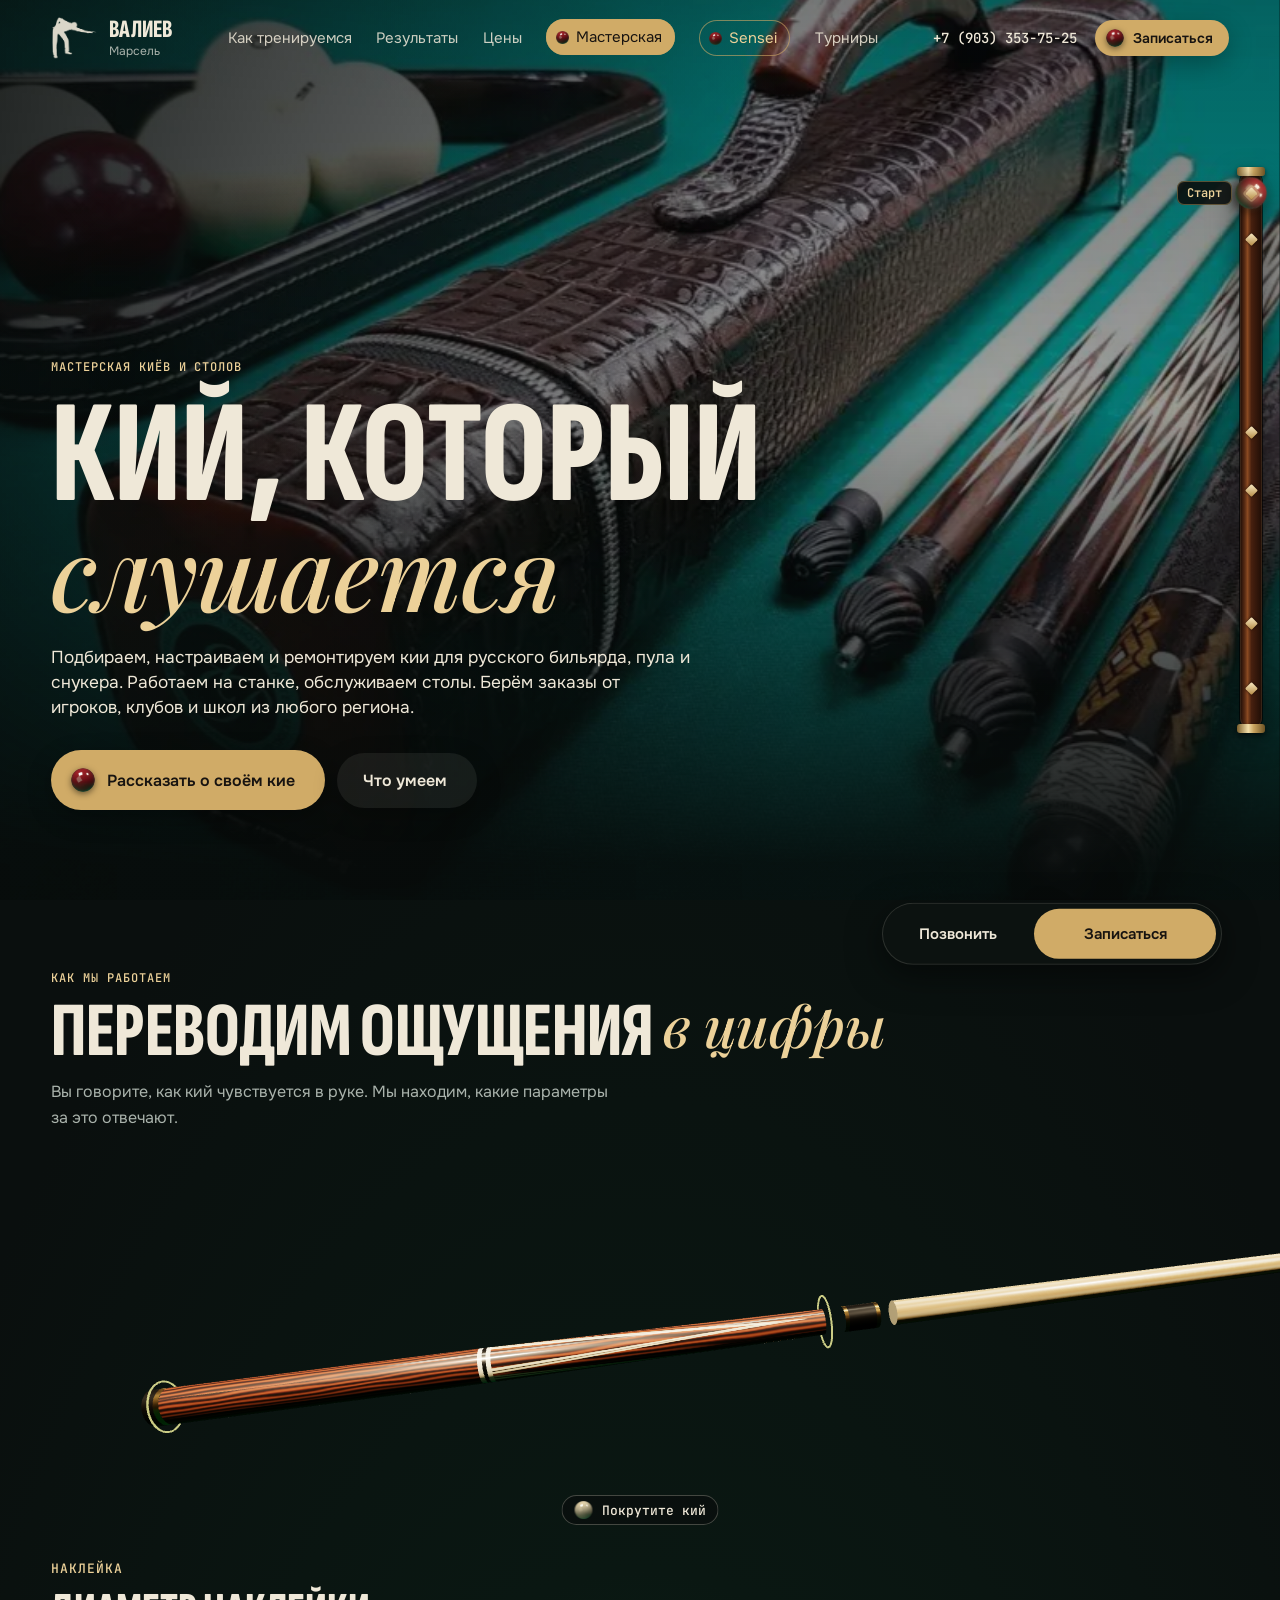
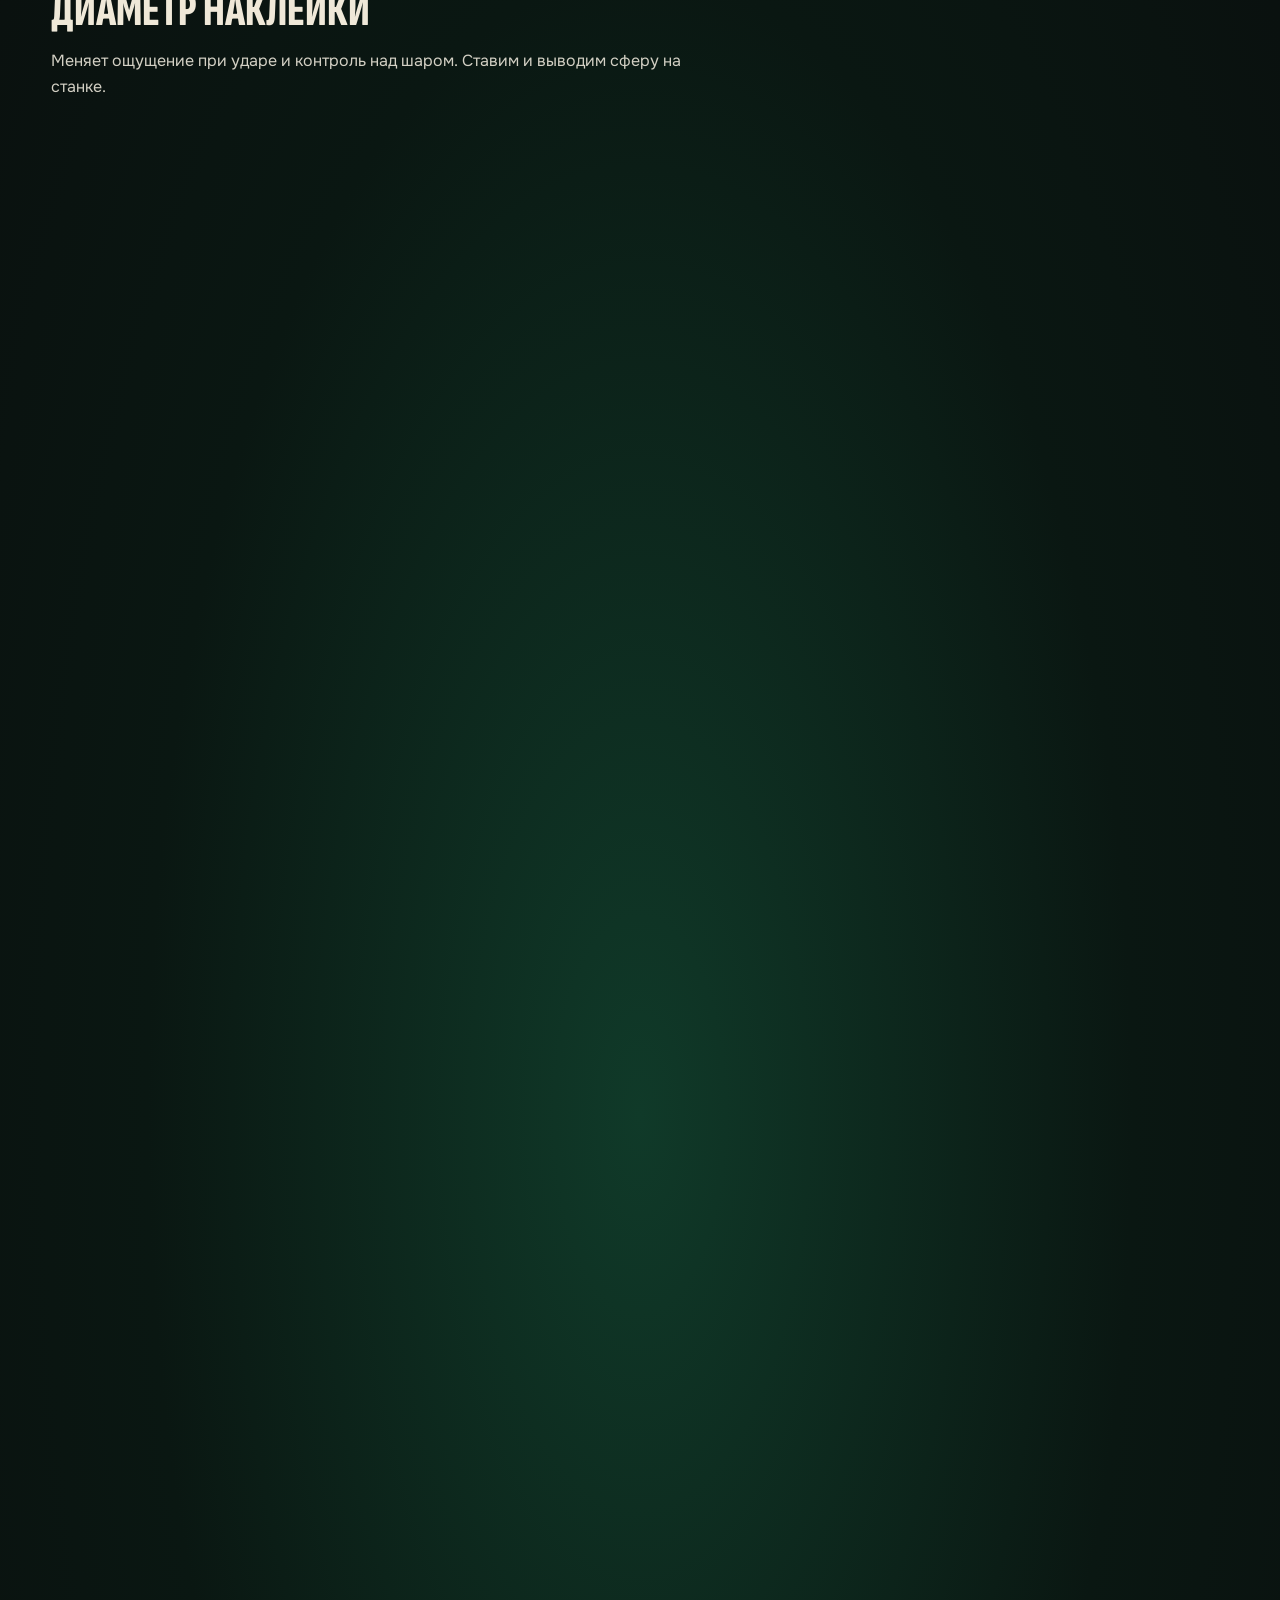
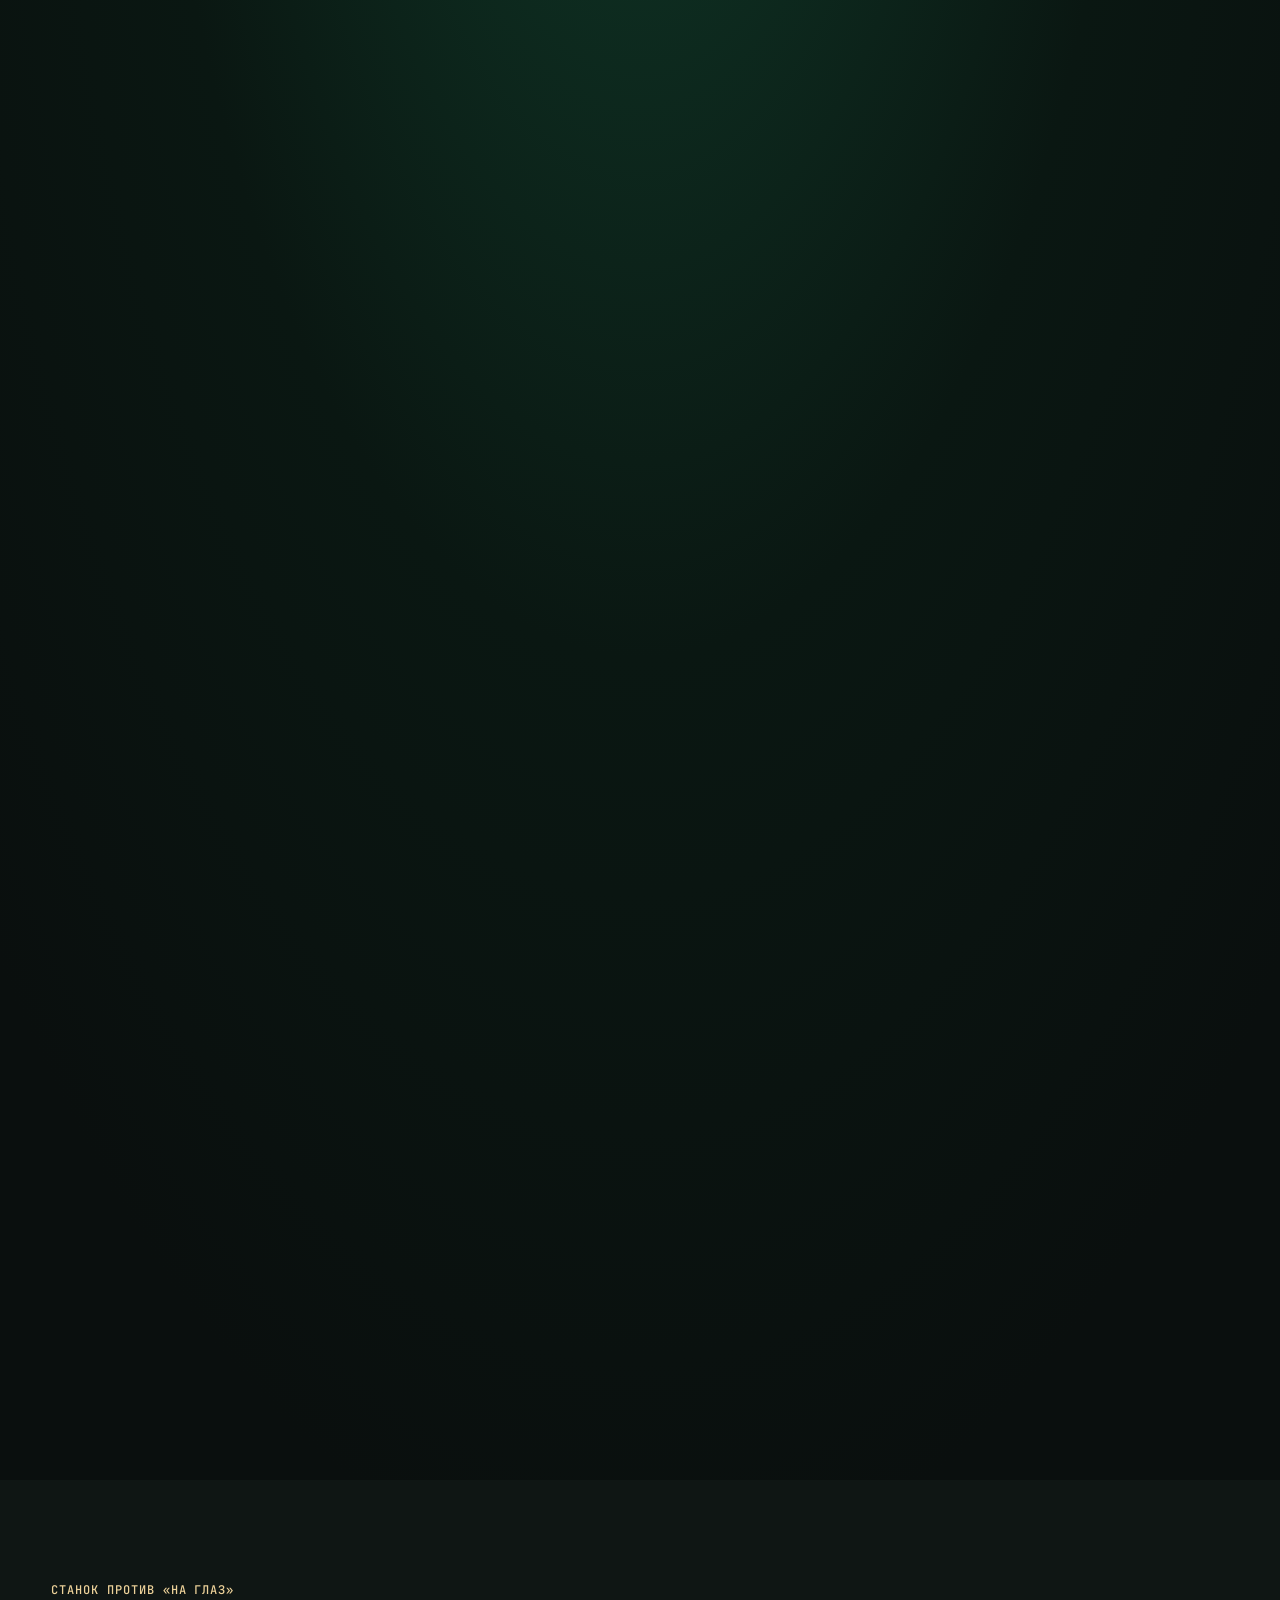
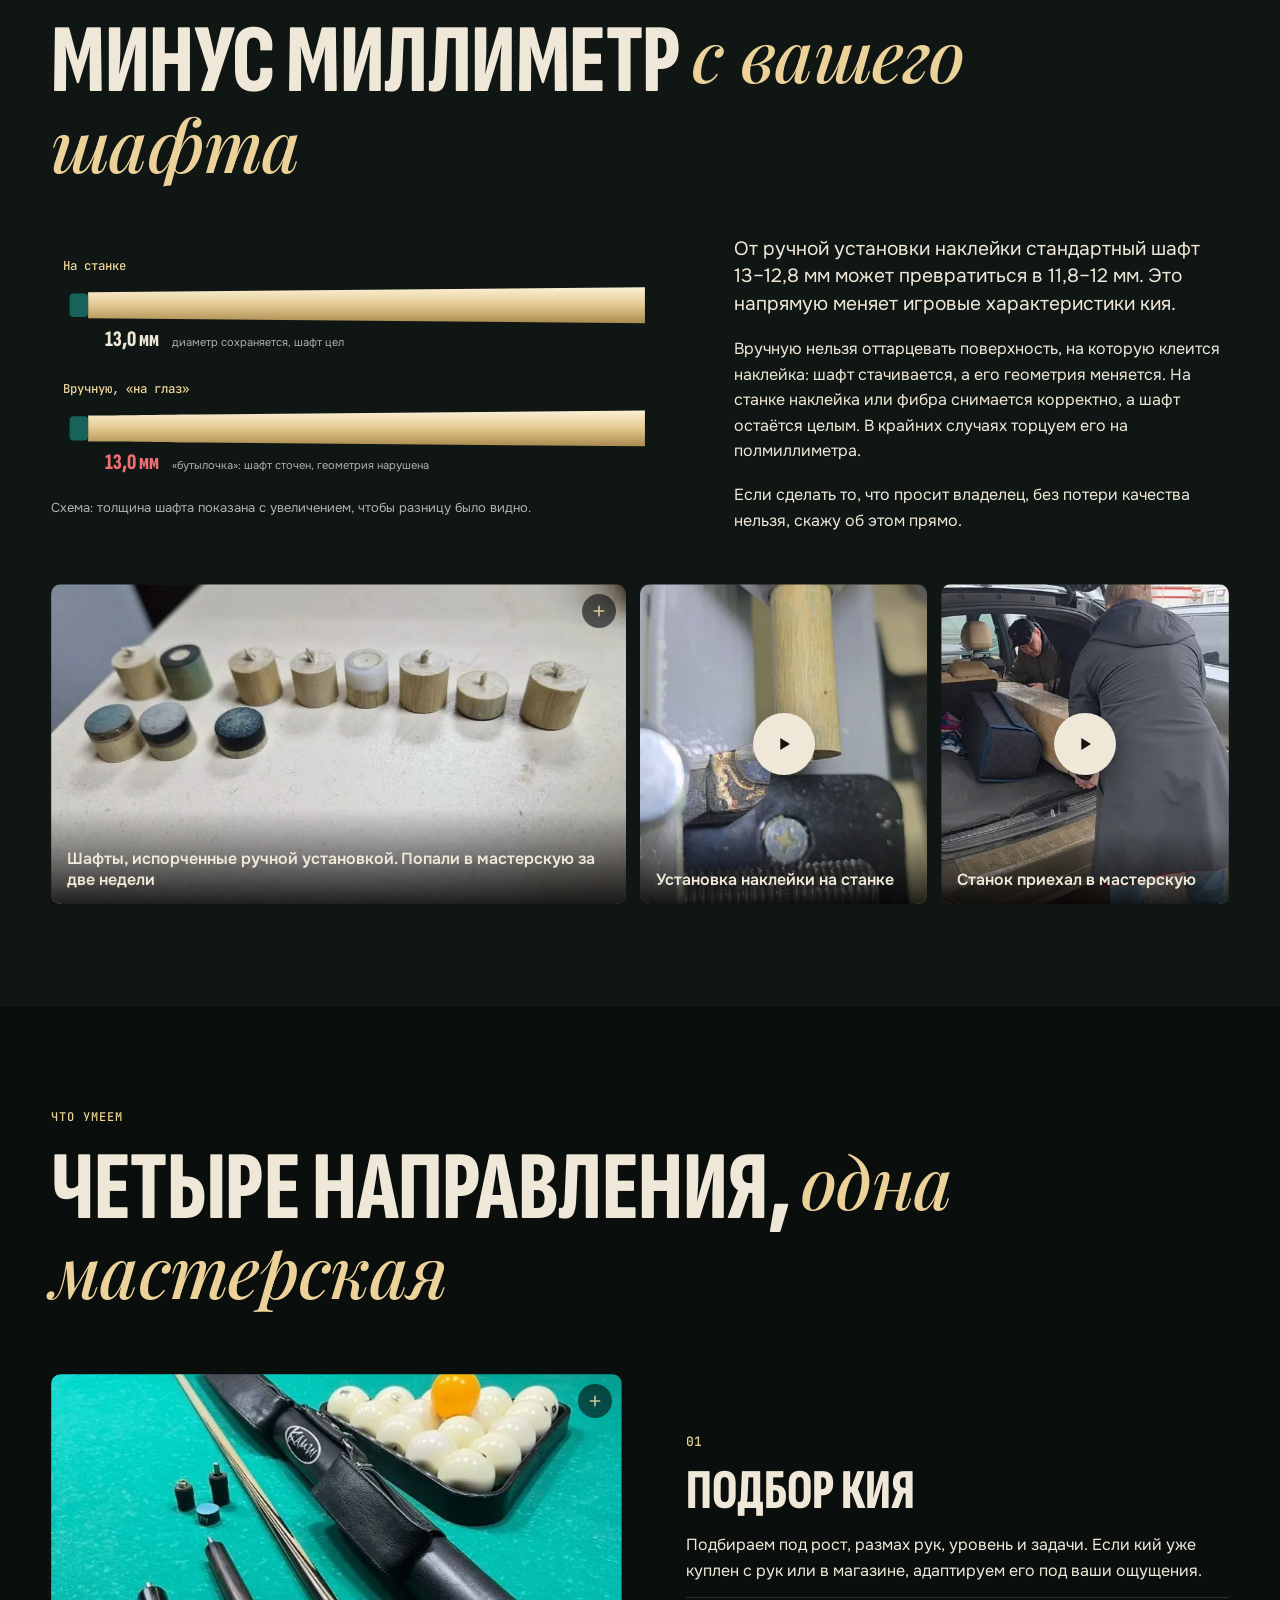
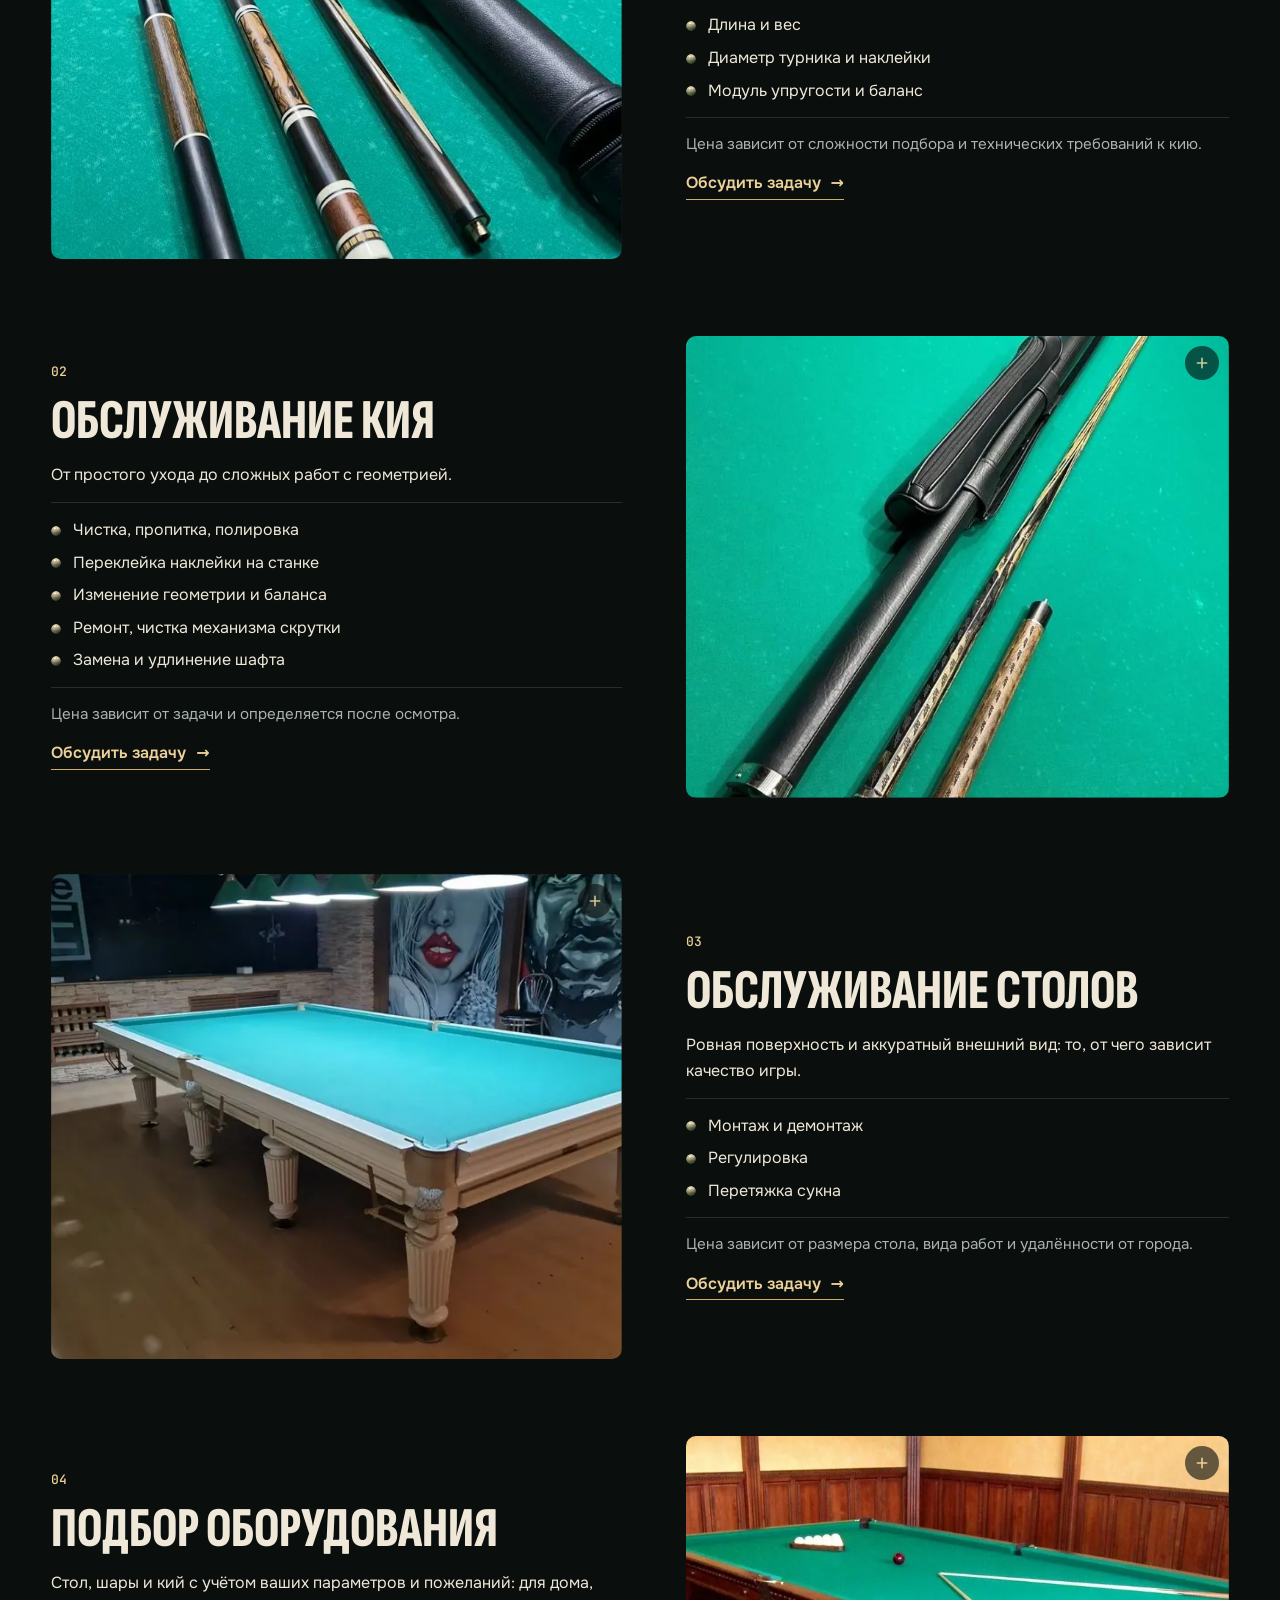
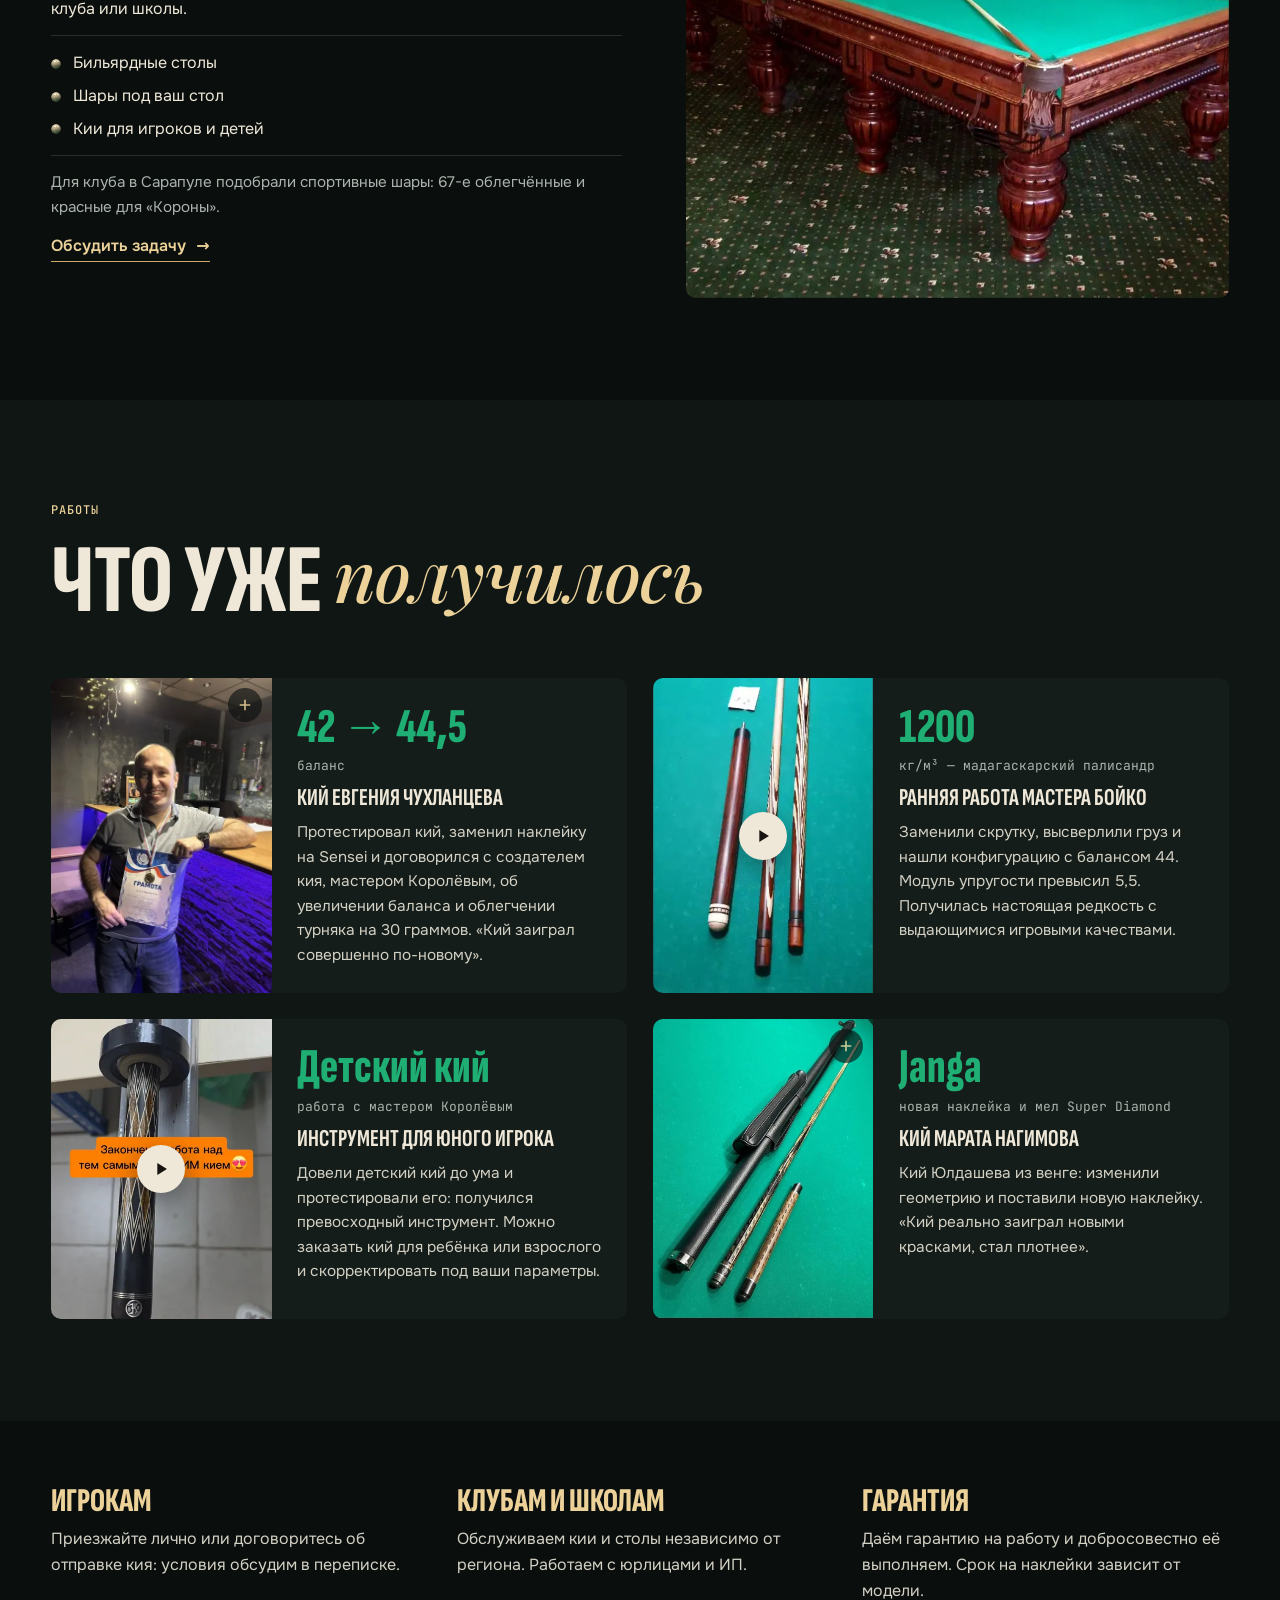
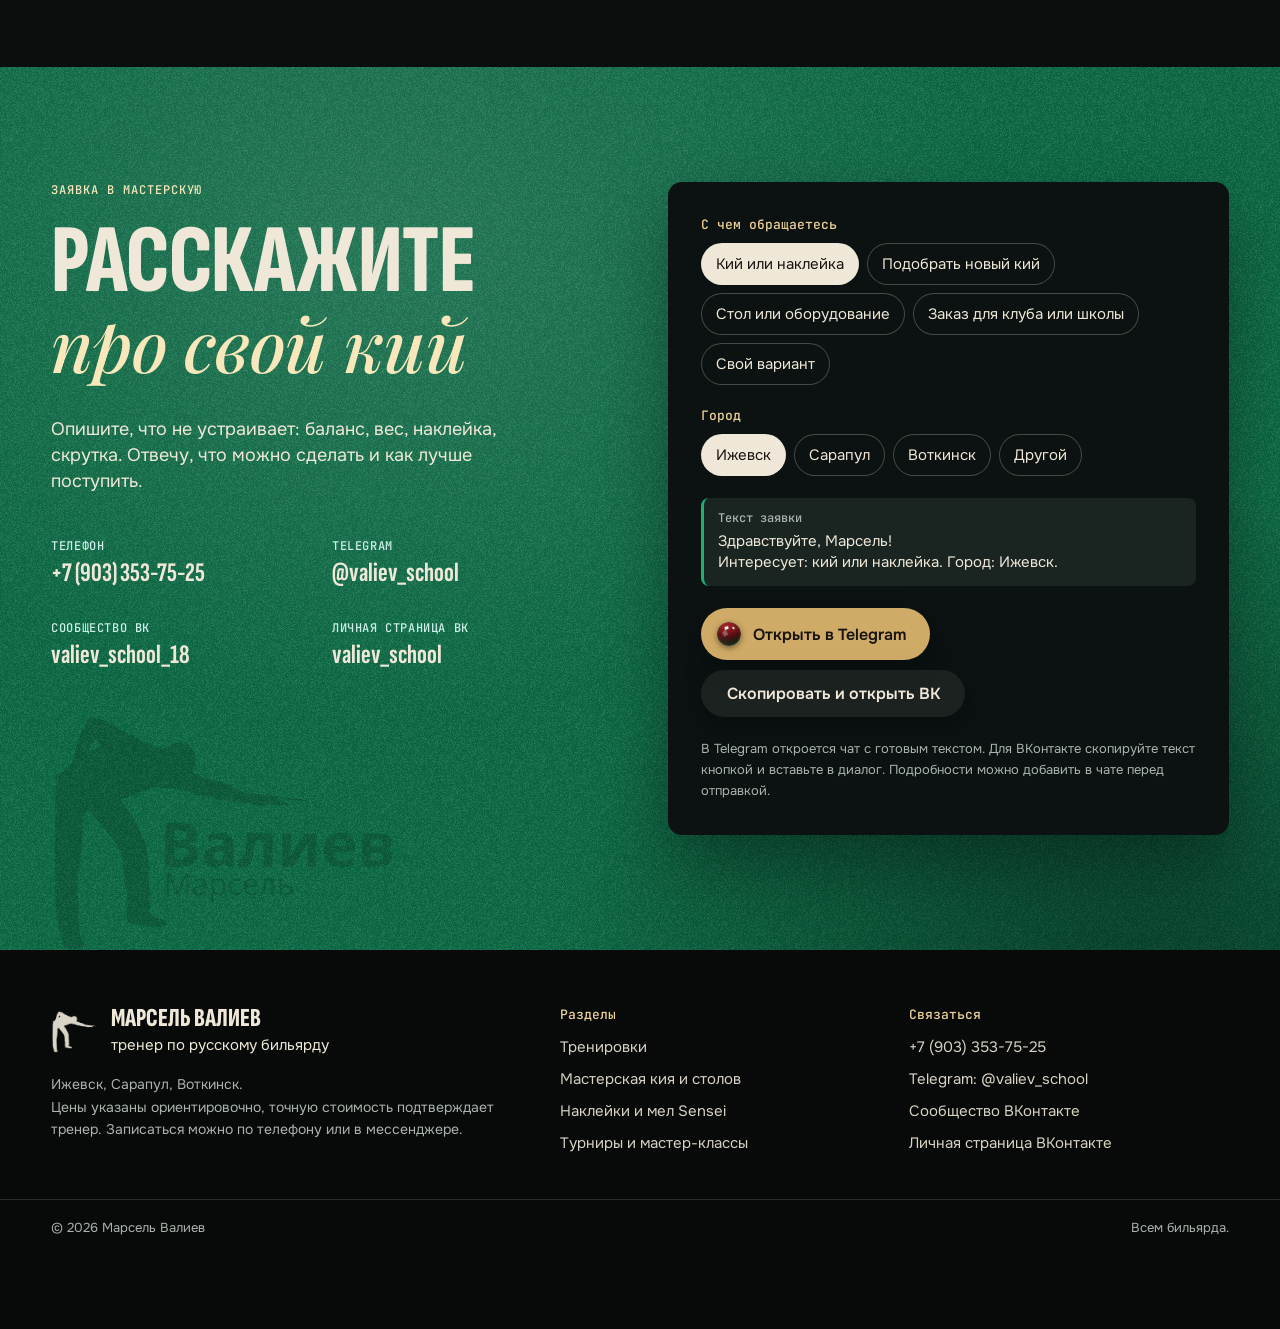
<file: masterskaya.html>
<!doctype html>
<html lang="ru">
<head>
<meta charset="utf-8">
<meta name="viewport" content="width=device-width, initial-scale=1, viewport-fit=cover">
<title>Мастерская киёв и столов: ремонт кия, замена наклейки на станке. Ижевск</title>
<meta name="description" content="Подбор и ремонт киёв для русского бильярда, пула и снукера, установка наклеек на станке, баланс и геометрия, обслуживание столов. Берём заказы из любого региона.">
<meta name="theme-color" content="#0a0f0e">
<meta property="og:type" content="website">
<meta property="og:locale" content="ru_RU">
<meta property="og:title" content="Мастерская киёв и столов: ремонт кия, замена наклейки на станке. Ижевск">
<meta property="og:description" content="Подбор и ремонт киёв для русского бильярда, пула и снукера, установка наклеек на станке, баланс и геометрия, обслуживание столов. Берём заказы из любого региона.">


<link rel="icon" type="image/png" href="favicon.png">
<link rel="apple-touch-icon" href="apple-touch-icon.png">
<link rel="preload" href="assets/fonts/sofia-sans-extra-condensed-cyrillic-wght-normal-DJFDWBKN.woff2" as="font" type="font/woff2" crossorigin>
<link rel="preload" href="assets/fonts/onest-cyrillic-wght-normal-EAKRIKNS.woff2" as="font" type="font/woff2" crossorigin>
<link rel="preload" as="image" href="img/sv-cue-960.webp" imagesrcset="img/sv-cue-480.webp 480w, img/sv-cue-960.webp 960w, img/sv-cue-1024.webp 1024w" imagesizes="100vw" fetchpriority="high">
<link rel="stylesheet" href="assets/css/site.css">
<script>document.documentElement.className='js'</script>

<script type="application/ld+json">{"@context":"https://schema.org","@type":"Service","name":"Ремонт и настройка бильярдных киёв, обслуживание столов","provider":{"@type":"Person","name":"Марсель Валиев","telephone":"+79033537525"},"areaServed":"Россия"}</script>
<script defer src="assets/js/main.js?v=20261107"></script>
</head>
<body>
<a class="skip" href="#content">К содержанию</a>
<header class="nav" data-nav>
  <a class="nav__logo" href="index.html" aria-label="Марсель Валиев, на главную">
    <span class="logo-mark" aria-hidden="true"></span>
    <span class="nav__name"><b>Валиев</b><i>Марсель</i></span>
  </a>
  <nav class="nav__links" aria-label="Разделы сайта"><a href="index.html#put">Как тренируемся</a><a href="index.html#rezultaty">Результаты</a><a href="index.html#ceny">Цены</a><a href="masterskaya.html" class="nav__door" aria-current="page"><i></i>Мастерская</a><a href="sensei.html" class="nav__door"><i></i>Sensei</a><a href="index.html#turniry">Турниры</a></nav>
  <div class="nav__right">
    <a class="nav__phone" href="tel:+79033537525" data-goal="tel">+7 (903) 353-75-25</a>
    <a class="btn btn--small" href="#zapis" data-scroll><span class="btn__ball"></span>Записаться</a>
    <button class="nav__burger" type="button" aria-label="Открыть меню" aria-expanded="false" data-burger><span></span><span></span></button>
  </div>
</header>
<div class="menu" data-menu hidden>
  <nav aria-label="Меню"><a href="index.html#put">Как тренируемся</a><a href="index.html#rezultaty">Результаты</a><a href="index.html#ceny">Цены</a><a href="masterskaya.html" class="menu__door">Мастерская</a><a href="sensei.html" class="menu__door">Sensei</a><a href="index.html#turniry">Турниры</a></nav>
  <div class="menu__contacts">
    <a href="tel:+79033537525" data-goal="tel">+7 (903) 353-75-25</a>
    <a href="https://t.me/valiev_school" target="_blank" rel="noopener" data-goal="tg">Telegram</a>
    <a href="https://vk.ru/valiev_school_18" target="_blank" rel="noopener">ВКонтакте</a>
  </div>
</div>
<aside class="rail" data-rail-nav aria-hidden="true"><div class="rail__track" data-rail-track><span class="rail__ball" data-rail-ball></span></div></aside>
<main id="content">

<section class="phero phero--cue" data-rail="Старт" id="start">
  <div class="phero__media" data-parallax><img src="img/sv-cue-960.webp" srcset="img/sv-cue-480.webp 480w, img/sv-cue-960.webp 960w, img/sv-cue-1024.webp 1024w" sizes="100vw" width="1024" height="652" alt="Набор киёв и кейс на бильярдном сукне" fetchpriority="high" decoding="async"></div>
  <div class="phero__scrim" aria-hidden="true"></div>
  <div class="container phero__inner">
    <p class="eyebrow">Мастерская киёв и столов</p>
    <h1 class="phero__title">Кий, который <em>слушается</em></h1>
    <p class="phero__sub">Подбираем, настраиваем и ремонтируем кии для русского бильярда, пула и снукера. Работаем на станке, обслуживаем столы. Берём заказы от игроков, клубов и школ из любого региона.</p>
    <div class="hero__cta">
      <a class="btn btn--large" href="#zapis" data-scroll data-goal-pick="Кий или наклейка"><span class="btn__ball"></span>Рассказать о своём кие</a>
      <a class="btn btn--ghost btn--large" href="#uslugi" data-scroll>Что умеем</a>
    </div>
  </div>
</section>

<section class="cue" id="cifry" data-rail="Кий" data-cue>
  <div class="cue__sticky">
    <div class="container cue__head">
      <p class="eyebrow">Как мы работаем</p>
      <h2 class="h2" data-words>Переводим ощущения <em>в цифры</em></h2>
      <p class="cue__lead">Вы говорите, как кий чувствуется в руке. Мы находим, какие параметры за это отвечают.</p>
    </div>
    <div class="cue__stage"><svg class="cue__svg" viewBox="0 0 1200 170" role="img" aria-label="Схема кия по частям: наклейка, шафт, скрутка, турняк">
  <defs>
    <linearGradient id="maple" x1="0" y1="0" x2="0" y2="1"><stop offset="0" stop-color="#fbf0d5"/><stop offset=".5" stop-color="#e3c98f"/><stop offset="1" stop-color="#a98a4f"/></linearGradient>
    <linearGradient id="mah" x1="0" y1="0" x2="0" y2="1"><stop offset="0" stop-color="#7a3a1e"/><stop offset=".45" stop-color="#4b1f0f"/><stop offset="1" stop-color="#1e0b05"/></linearGradient>
    <linearGradient id="ebony" x1="0" y1="0" x2="0" y2="1"><stop offset="0" stop-color="#3b3531"/><stop offset=".5" stop-color="#171412"/><stop offset="1" stop-color="#050404"/></linearGradient>
    <linearGradient id="brass" x1="0" y1="0" x2="0" y2="1"><stop offset="0" stop-color="#f3dea8"/><stop offset=".5" stop-color="#c9a35f"/><stop offset="1" stop-color="#7c5f2c"/></linearGradient>
    <linearGradient id="ivory" x1="0" y1="0" x2="0" y2="1"><stop offset="0" stop-color="#fffef8"/><stop offset="1" stop-color="#bdb49f"/></linearGradient>
  </defs>
  <g data-part="tip">
    <path d="M28 76 Q18 85 28 94 L44 94 L44 76 Z" fill="#17625a"/>
    <rect x="44" y="75" width="26" height="20" fill="url(#ivory)"/>
  </g>
  <g data-part="shaft"><path d="M70 75 L560 68 L560 102 L70 95 Z" fill="url(#maple)"/><path d="M90 79 L540 74" stroke="#fff" stroke-opacity=".35" stroke-width="1.5"/></g>
  <g data-part="joint">
    <rect x="560" y="66" width="14" height="38" fill="url(#ivory)"/>
    <rect x="574" y="64" width="28" height="42" rx="2" fill="url(#brass)"/>
    <rect x="602" y="66" width="10" height="38" fill="url(#ebony)"/>
  </g>
  <g data-part="butt">
    <path d="M612 66 L860 60 L860 110 L612 104 Z" fill="url(#mah)"/>
    <path d="M660 66 L740 85 L660 104 Z M820 62 L740 85 L820 108 Z" fill="#c2a06a" fill-opacity=".9"/>
    <rect x="860" y="59" width="10" height="52" fill="url(#ivory)"/>
    <path d="M870 59 L1080 54 L1080 116 L870 111 Z" fill="url(#ebony)"/>
    <g stroke="#3a3430" stroke-width="1.5"><line x1="880" y1="60" x2="880" y2="112"/><line x1="887.5" y1="60" x2="887.5" y2="112"/><line x1="895" y1="60" x2="895" y2="112"/><line x1="902.5" y1="60" x2="902.5" y2="112"/><line x1="910" y1="60" x2="910" y2="112"/><line x1="917.5" y1="60" x2="917.5" y2="112"/><line x1="925" y1="60" x2="925" y2="112"/><line x1="932.5" y1="60" x2="932.5" y2="112"/><line x1="940" y1="60" x2="940" y2="112"/><line x1="947.5" y1="60" x2="947.5" y2="112"/><line x1="955" y1="60" x2="955" y2="112"/><line x1="962.5" y1="60" x2="962.5" y2="112"/><line x1="970" y1="60" x2="970" y2="112"/><line x1="977.5" y1="60" x2="977.5" y2="112"/><line x1="985" y1="60" x2="985" y2="112"/><line x1="992.5" y1="60" x2="992.5" y2="112"/><line x1="1000" y1="60" x2="1000" y2="112"/><line x1="1007.5" y1="60" x2="1007.5" y2="112"/><line x1="1015" y1="60" x2="1015" y2="112"/><line x1="1022.5" y1="60" x2="1022.5" y2="112"/><line x1="1030" y1="60" x2="1030" y2="112"/><line x1="1037.5" y1="60" x2="1037.5" y2="112"/><line x1="1045" y1="60" x2="1045" y2="112"/><line x1="1052.5" y1="60" x2="1052.5" y2="112"/><line x1="1060" y1="60" x2="1060" y2="112"/><line x1="1067.5" y1="60" x2="1067.5" y2="112"/></g>
    <rect x="1080" y="53" width="10" height="64" fill="url(#brass)"/>
    <path d="M1090 53 L1160 50 Q1178 85 1160 120 L1090 117 Z" fill="url(#mah)"/>
  </g>
  <g data-part="balance" class="cue__balance"><path d="M760 132 L772 150 L748 150 Z" fill="#c9a35f"/><line x1="760" y1="40" x2="760" y2="132" stroke="#c9a35f" stroke-dasharray="4 5" stroke-width="2"/></g>
</svg><div class="cue__3d" data-cue3d></div><span class="cue__tag" data-cue-tag hidden></span><p class="cue__hint"><span></span>Покрутите кий</p></div>
    <div class="container cue__cards">
      <article class="cuecard is-active" data-cuecard="tip"><span class="stage__k">Наклейка</span><h3>Диаметр наклейки</h3><p>Меняет ощущение при ударе и контроль над шаром. Ставим и выводим сферу на станке.</p></article><article class="cuecard" data-cuecard="shaft"><span class="stage__k">Шафт</span><h3>Модуль упругости и древесина</h3><p>Плотность и жёсткость дерева определяют отдачу и тактильные ощущения. Шафт можно заменить или удлинить.</p></article><article class="cuecard" data-cuecard="joint"><span class="stage__k">Скрутка</span><h3>Механизм скрутки</h3><p>Чистим механизм скрутки, а если нужно, меняем её целиком. Так мы восстановили старый кий мастера Бойко.</p></article><article class="cuecard" data-cuecard="balance"><span class="stage__k">Баланс</span><h3>Точка баланса</h3><p>Очень индивидуальный показатель: определяет, как кий ведёт себя в игре. Меняем баланс, снимая или добавляя вес в турняке.</p></article><article class="cuecard" data-cuecard="butt"><span class="stage__k">Турняк</span><h3>Длина, вес и диаметр</h3><p>Рост, размах рук и стиль игры задают длину и вес, а диаметр турника влияет на чувство удара и управляемость.</p></article>
    </div>
  </div>
</section>

<section class="shaftcmp" id="stanok" data-rail="Станок" data-shaft>
  <div class="container">
    <p class="eyebrow">Станок против «на глаз»</p>
    <h2 class="h2" data-words>Минус миллиметр <em>с вашего шафта</em></h2>
    <div class="shaftcmp__grid">
      <div class="shaftcmp__chart"><svg class="shaftcmp__svg" viewBox="0 0 1000 390" role="img" aria-label="Сравнение шафта после станка и после ручной установки">
  <g><text class="sv-label" x="20" y="34">На станке</text>
    <path d="M60 70 L960 62 L960 120 L60 112 Z" fill="url(#mapleB)"/>
    <rect x="30" y="72" width="30" height="38" rx="6" fill="#17625a"/>
    <text class="sv-val" x="88" y="156">13,0 мм</text><text class="sv-note" x="196" y="156">диаметр сохраняется, шафт цел</text>
  </g>
  <g transform="translate(0 215)"><text class="sv-label" x="20" y="18">Вручную, «на глаз»</text>
    <path data-bottle d="M60 54 L960 46 L960 104 L60 96 Z" fill="url(#mapleB)"/>
    <rect data-bottle-tip x="30" y="56" width="30" height="38" rx="6" fill="#17625a"/>
    <text class="sv-val sv-val--bad" x="88" y="140" data-bottle-num>13,0 мм</text><text class="sv-note" x="196" y="140">«бутылочка»: шафт сточен, геометрия нарушена</text>
  </g>
  <defs><linearGradient id="mapleB" x1="0" y1="0" x2="0" y2="1"><stop offset="0" stop-color="#fbf0d5"/><stop offset=".5" stop-color="#e3c98f"/><stop offset="1" stop-color="#a98a4f"/></linearGradient></defs>
</svg><p class="shaftcmp__caption">Схема: толщина шафта показана с увеличением, чтобы разницу было видно.</p></div>
      <div class="shaftcmp__text">
        <p class="lede" data-reveal>От ручной установки наклейки стандартный шафт 13–12,8 мм может превратиться в 11,8–12 мм. Это напрямую меняет игровые характеристики кия.</p>
        <p data-reveal>Вручную нельзя оттарцевать поверхность, на которую клеится наклейка: шафт стачивается, а его геометрия меняется. На станке наклейка или фибра снимается корректно, а шафт остаётся целым. В крайних случаях торцуем его на полмиллиметра.</p>
        <p data-reveal>Если сделать то, что просит владелец, без потери качества нельзя, скажу об этом прямо.</p>
      </div>
    </div>
    <div class="shaftcmp__media">
      <figure data-clip data-zoomable><img src="img/ph-shafts-960.webp" srcset="img/ph-shafts-480.webp 480w, img/ph-shafts-960.webp 960w, img/ph-shafts-1440.webp 1440w" sizes="(min-width: 1000px) 50vw, 100vw" width="1440" height="1080" alt="Шафты, испорченные ручной установкой наклейки" loading="lazy" decoding="async"><figcaption>Шафты, испорченные ручной установкой. Попали в мастерскую за две недели</figcaption></figure>
      <button class="vposter" type="button" data-video="456239191" data-owner="-233784814" data-ratio="9/16" data-link="https://vk.ru/clip-233784814_456239191" aria-label="Смотреть, как ставится наклейка на станке" data-clip><img src="img/v-75-720.webp" srcset="img/v-75-420.webp 420w, img/v-75-720.webp 720w" sizes="(min-width: 1000px) 24vw, 50vw" width="1440" height="2560" alt="Установка наклейки на станке" loading="lazy" decoding="async"><span class="play" aria-hidden="true"><svg viewBox="0 0 24 24" width="22" height="22"><path d="M8 5.5v13l10.5-6.5z" fill="currentColor"/></svg></span><span>Установка наклейки на станке</span></button>
      <button class="vposter" type="button" data-video="456239181" data-owner="-233784814" data-ratio="9/16" data-link="https://vk.ru/clip-233784814_456239181" aria-label="Смотреть, как приехал станок" data-clip><img src="img/v-74-720.webp" srcset="img/v-74-420.webp 420w, img/v-74-720.webp 720w" sizes="(min-width: 1000px) 24vw, 50vw" width="1440" height="2560" alt="Станок приехал в мастерскую" loading="lazy" decoding="async"><span class="play" aria-hidden="true"><svg viewBox="0 0 24 24" width="22" height="22"><path d="M8 5.5v13l10.5-6.5z" fill="currentColor"/></svg></span><span>Станок приехал в мастерскую</span></button>
    </div>
  </div>
</section>

<section class="services" id="uslugi" data-rail="Услуги">
  <div class="container">
    <p class="eyebrow">Что умеем</p>
    <h2 class="h2" data-words>Четыре направления, <em>одна мастерская</em></h2>
    <div class="services__list">
      <article class="service">
        <figure class="service__pic" data-clip data-zoomable><img src="img/sv-pick1-739.webp" srcset="img/sv-pick1-480.webp 480w, img/sv-pick1-739.webp 739w" sizes="(min-width: 1000px) 44vw, 100vw" width="739" height="976" alt="Подбор кия" loading="lazy" decoding="async"></figure>
        <div class="service__text">
          <span class="service__no">01</span>
          <h3>Подбор кия</h3>
          <p>Подбираем под рост, размах рук, уровень и задачи. Если кий уже куплен с рук или в магазине, адаптируем его под ваши ощущения.</p>
          <ul><li>Длина и вес</li><li>Диаметр турника и наклейки</li><li>Модуль упругости и баланс</li></ul>
          <p class="service__note">Цена зависит от сложности подбора и технических требований к кию.</p>
          <a class="tlink" href="#zapis" data-scroll data-goal-pick="Кий или наклейка">Обсудить задачу</a>
        </div>
      </article><article class="service service--flip">
        <figure class="service__pic" data-clip data-zoomable><img src="img/sv-pick3-739.webp" srcset="img/sv-pick3-480.webp 480w, img/sv-pick3-739.webp 739w" sizes="(min-width: 1000px) 44vw, 100vw" width="739" height="984" alt="Обслуживание кия" loading="lazy" decoding="async"></figure>
        <div class="service__text">
          <span class="service__no">02</span>
          <h3>Обслуживание кия</h3>
          <p>От простого ухода до сложных работ с геометрией.</p>
          <ul><li>Чистка, пропитка, полировка</li><li>Переклейка наклейки на станке</li><li>Изменение геометрии и баланса</li><li>Ремонт, чистка механизма скрутки</li><li>Замена и удлинение шафта</li></ul>
          <p class="service__note">Цена зависит от задачи и определяется после осмотра.</p>
          <a class="tlink" href="#zapis" data-scroll data-goal-pick="Кий или наклейка">Обсудить задачу</a>
        </div>
      </article><article class="service">
        <figure class="service__pic" data-clip data-zoomable><img src="img/sv-table-960.webp" srcset="img/sv-table-480.webp 480w, img/sv-table-960.webp 960w, img/sv-table-1440.webp 1440w" sizes="(min-width: 1000px) 44vw, 100vw" width="1440" height="810" alt="Обслуживание столов" loading="lazy" decoding="async"></figure>
        <div class="service__text">
          <span class="service__no">03</span>
          <h3>Обслуживание столов</h3>
          <p>Ровная поверхность и аккуратный внешний вид: то, от чего зависит качество игры.</p>
          <ul><li>Монтаж и демонтаж</li><li>Регулировка</li><li>Перетяжка сукна</li></ul>
          <p class="service__note">Цена зависит от размера стола, вида работ и удалённости от города.</p>
          <a class="tlink" href="#zapis" data-scroll data-goal-pick="Стол или оборудование">Обсудить задачу</a>
        </div>
      </article><article class="service service--flip">
        <figure class="service__pic" data-clip data-zoomable><img src="img/sv-equip-960.webp" srcset="img/sv-equip-480.webp 480w, img/sv-equip-960.webp 960w, img/sv-equip-1280.webp 1280w" sizes="(min-width: 1000px) 44vw, 100vw" width="1280" height="878" alt="Подбор оборудования" loading="lazy" decoding="async"></figure>
        <div class="service__text">
          <span class="service__no">04</span>
          <h3>Подбор оборудования</h3>
          <p>Стол, шары и кий с учётом ваших параметров и пожеланий: для дома, клуба или школы.</p>
          <ul><li>Бильярдные столы</li><li>Шары под ваш стол</li><li>Кии для игроков и детей</li></ul>
          <p class="service__note">Для клуба в Сарапуле подобрали спортивные шары: 67-е облегчённые и красные для «Короны».</p>
          <a class="tlink" href="#zapis" data-scroll data-goal-pick="Стол или оборудование">Обсудить задачу</a>
        </div>
      </article>
    </div>
  </div>
</section>

<section class="cases" id="raboty" data-rail="Работы">
  <div class="container">
    <p class="eyebrow">Работы</p>
    <h2 class="h2" data-words>Что уже <em>получилось</em></h2>
    <div class="cases__grid">
      <article class="case" data-reveal>
        <div class="case__pic" data-zoomable><img src="img/ph-chukh1-960.webp" srcset="img/ph-chukh1-480.webp 480w, img/ph-chukh1-960.webp 960w, img/ph-chukh1-1440.webp 1440w" sizes="(min-width: 1000px) 300px, 40vw" width="1440" height="1920" alt="Кий Евгения Чухланцева" loading="lazy" decoding="async"></div>
        <div class="case__text">
          <p class="case__num">42 → 44,5<small>баланс</small></p>
          <h3>Кий Евгения Чухланцева</h3>
          <p>Протестировал кий, заменил наклейку на Sensei и договорился с создателем кия, мастером Королёвым, об увеличении баланса и облегчении турняка на 30 граммов. «Кий заиграл совершенно по-новому».</p>
        </div>
      </article><article class="case" data-reveal>
        <button class="case__pic" type="button" data-video="456239055" data-owner="-233784814" data-ratio="9/16" data-link="https://vk.ru/clip-233784814_456239055" aria-label="Смотреть ролик: Ранняя работа мастера Бойко"><img src="img/v-18-720.webp" srcset="img/v-18-420.webp 420w, img/v-18-720.webp 720w" sizes="(min-width: 1000px) 300px, 40vw" width="1080" height="1920" alt="Ранняя работа мастера Бойко" loading="lazy" decoding="async"><span class="play" aria-hidden="true"><svg viewBox="0 0 24 24" width="22" height="22"><path d="M8 5.5v13l10.5-6.5z" fill="currentColor"/></svg></span></button>
        <div class="case__text">
          <p class="case__num">1200<small>кг/м³ — мадагаскарский палисандр</small></p>
          <h3>Ранняя работа мастера Бойко</h3>
          <p>Заменили скрутку, высверлили груз и нашли конфигурацию с балансом 44. Модуль упругости превысил 5,5. Получилась настоящая редкость с выдающимися игровыми качествами.</p>
        </div>
      </article><article class="case" data-reveal>
        <button class="case__pic" type="button" data-video="456239429" data-owner="-233784814" data-ratio="9/16" data-link="https://vk.ru/clip-233784814_456239429" aria-label="Смотреть ролик: Инструмент для юного игрока"><img src="img/v-148-720.webp" srcset="img/v-148-420.webp 420w, img/v-148-720.webp 720w" sizes="(min-width: 1000px) 300px, 40vw" width="1440" height="2560" alt="Инструмент для юного игрока" loading="lazy" decoding="async"><span class="play" aria-hidden="true"><svg viewBox="0 0 24 24" width="22" height="22"><path d="M8 5.5v13l10.5-6.5z" fill="currentColor"/></svg></span></button>
        <div class="case__text">
          <p class="case__num">Детский кий<small>работа с мастером Королёвым</small></p>
          <h3>Инструмент для юного игрока</h3>
          <p>Довели детский кий до ума и протестировали его: получился превосходный инструмент. Можно заказать кий для ребёнка или взрослого и скорректировать под ваши параметры.</p>
        </div>
      </article><article class="case" data-reveal>
        <div class="case__pic" data-zoomable><img src="img/sv-pick3-739.webp" srcset="img/sv-pick3-480.webp 480w, img/sv-pick3-739.webp 739w" sizes="(min-width: 1000px) 300px, 40vw" width="739" height="984" alt="Кий Марата Нагимова" loading="lazy" decoding="async"></div>
        <div class="case__text">
          <p class="case__num">Janga<small>новая наклейка и мел Super Diamond</small></p>
          <h3>Кий Марата Нагимова</h3>
          <p>Кий Юлдашева из венге: изменили геометрию и поставили новую наклейку. «Кий реально заиграл новыми красками, стал плотнее».</p>
        </div>
      </article>
    </div>
  </div>
</section>

<section class="who">
  <div class="container who__grid">
    <div data-reveal><h3>Игрокам</h3><p>Приезжайте лично или договоритесь об отправке кия: условия обсудим в переписке.</p></div>
    <div data-reveal><h3>Клубам и школам</h3><p>Обслуживаем кии и столы независимо от региона. Работаем с юрлицами и ИП.</p></div>
    <div data-reveal><h3>Гарантия</h3><p>Даём гарантию на работу и добросовестно её выполняем. Срок на наклейки зависит от модели.</p></div>
  </div>
</section>

<section class="lead" id="zapis" data-rail="Запись">
  <div class="container lead__grid">
    <div class="lead__intro" data-reveal>
      <p class="eyebrow">Заявка в мастерскую</p>
      <h2 class="h2" data-words>Расскажите <em>про свой кий</em></h2>
      <p class="lead__sub">Опишите, что не устраивает: баланс, вес, наклейка, скрутка. Отвечу, что можно сделать и как лучше поступить.</p>
      <ul class="lead__contacts">
        <li><a href="tel:+79033537525" data-goal="tel"><small>Телефон</small>+7 (903) 353-75-25</a></li>
        <li><a href="https://t.me/valiev_school" target="_blank" rel="noopener" data-goal="tg"><small>Telegram</small>@valiev_school</a></li>
        <li><a href="https://vk.ru/valiev_school_18" target="_blank" rel="noopener"><small>Сообщество ВК</small>valiev_school_18</a></li>
        <li><a href="https://vk.ru/valiev_school" target="_blank" rel="noopener"><small>Личная страница ВК</small>valiev_school</a></li>
      </ul>
      <div class="lead__mark" aria-hidden="true"></div>
    </div>
    <form class="leadform" data-lead data-reveal onsubmit="return false" aria-label="Заявка">
      <fieldset><legend>С чем обращаетесь</legend><div class="chips"><label class="chip"><input type="radio" name="goal" value="Кий или наклейка" checked><span>Кий или наклейка</span></label><label class="chip"><input type="radio" name="goal" value="Подобрать новый кий"><span>Подобрать новый кий</span></label><label class="chip"><input type="radio" name="goal" value="Стол или оборудование"><span>Стол или оборудование</span></label><label class="chip"><input type="radio" name="goal" value="Заказ для клуба или школы"><span>Заказ для клуба или школы</span></label><label class="chip"><input type="radio" name="goal" value="Свой вариант"><span>Свой вариант</span></label></div></fieldset>
      <fieldset><legend>Город</legend><div class="chips"><label class="chip"><input type="radio" name="city" value="Ижевск" checked><span>Ижевск</span></label><label class="chip"><input type="radio" name="city" value="Сарапул"><span>Сарапул</span></label><label class="chip"><input type="radio" name="city" value="Воткинск"><span>Воткинск</span></label><label class="chip"><input type="radio" name="city" value="Другой"><span>Другой</span></label></div></fieldset>
      <div class="leadform__preview" aria-live="polite"><small>Текст заявки</small><p data-lead-preview></p></div>
      <div class="leadform__actions">
        <a class="btn" data-lead-tg href="https://t.me/valiev_school" target="_blank" rel="noopener"><span class="btn__ball"></span>Открыть в Telegram</a>
        <a class="btn btn--ghost" data-lead-vk href="https://vk.me/valiev_school_18" target="_blank" rel="noopener">Скопировать и открыть ВК</a>
      </div>
      <p class="leadform__note">В Telegram откроется чат с готовым текстом. Для ВКонтакте скопируйте текст кнопкой и вставьте в диалог. Подробности можно добавить в чате перед отправкой.</p>
    </form>
  </div>
</section>

</main>
<footer class="footer">
  <div class="container footer__grid">
    <div>
      <div class="footer__logo"><span class="logo-mark" aria-hidden="true"></span><span><b>Марсель Валиев</b><br>тренер по русскому бильярду</span></div>
      <p class="footer__note">Ижевск, Сарапул, Воткинск.<br>Цены указаны ориентировочно, точную стоимость подтверждает тренер. Записаться можно по телефону или в мессенджере.</p>
    </div>
    <nav class="footer__col" aria-label="Страницы">
      <b>Разделы</b>
      <a href="index.html">Тренировки</a>
      <a href="masterskaya.html">Мастерская кия и столов</a>
      <a href="sensei.html">Наклейки и мел Sensei</a>
      <a href="index.html#turniry">Турниры и мастер-классы</a>
    </nav>
    <div class="footer__col">
      <b>Связаться</b>
      <a href="tel:+79033537525" data-goal="tel">+7 (903) 353-75-25</a>
      <a href="https://t.me/valiev_school" target="_blank" rel="noopener" data-goal="tg">Telegram: @valiev_school</a>
      <a href="https://vk.ru/valiev_school_18" target="_blank" rel="noopener">Сообщество ВКонтакте</a>
      <a href="https://vk.ru/valiev_school" target="_blank" rel="noopener">Личная страница ВКонтакте</a>
    </div>
  </div>
  <div class="container footer__bottom"><span>© 2026 Марсель Валиев</span><span>Всем бильярда.</span></div>
</footer>
<div class="stickybar" data-stickybar>
  <a href="tel:+79033537525" data-goal="tel">Позвонить</a>
  <a class="stickybar__main" href="#zapis" data-scroll>Записаться</a>
</div>
<dialog class="vmodal" data-vmodal aria-label="Видео">
  <button class="vmodal__close" type="button" data-vclose aria-label="Закрыть видео">
    <svg viewBox="0 0 24 24" width="22" height="22" aria-hidden="true"><path d="M5 5l14 14M19 5L5 19" stroke="currentColor" stroke-width="2" stroke-linecap="round"/></svg>
  </button>
  <div class="vmodal__frame" data-vframe></div>
  <a class="vmodal__link" data-vlink href="#" target="_blank" rel="noopener">Открыть во ВКонтакте</a>
</dialog>
<dialog class="zoom" data-zoom-dialog aria-label="Фото крупно"><button class="vmodal__close" type="button" data-zoom-close aria-label="Закрыть фото"><svg viewBox="0 0 24 24" width="22" height="22" aria-hidden="true"><path d="M5 5l14 14M19 5L5 19" stroke="currentColor" stroke-width="2" stroke-linecap="round"/></svg></button><img data-zoom-img alt=""><p data-zoom-cap></p></dialog>
<div class="pagefade" data-pagefade aria-hidden="true"></div>
<div class="lampglow" data-lampglow aria-hidden="true"></div>
<div class="toast" data-toast role="status" aria-live="polite"></div>
</body>
</html>
</file>
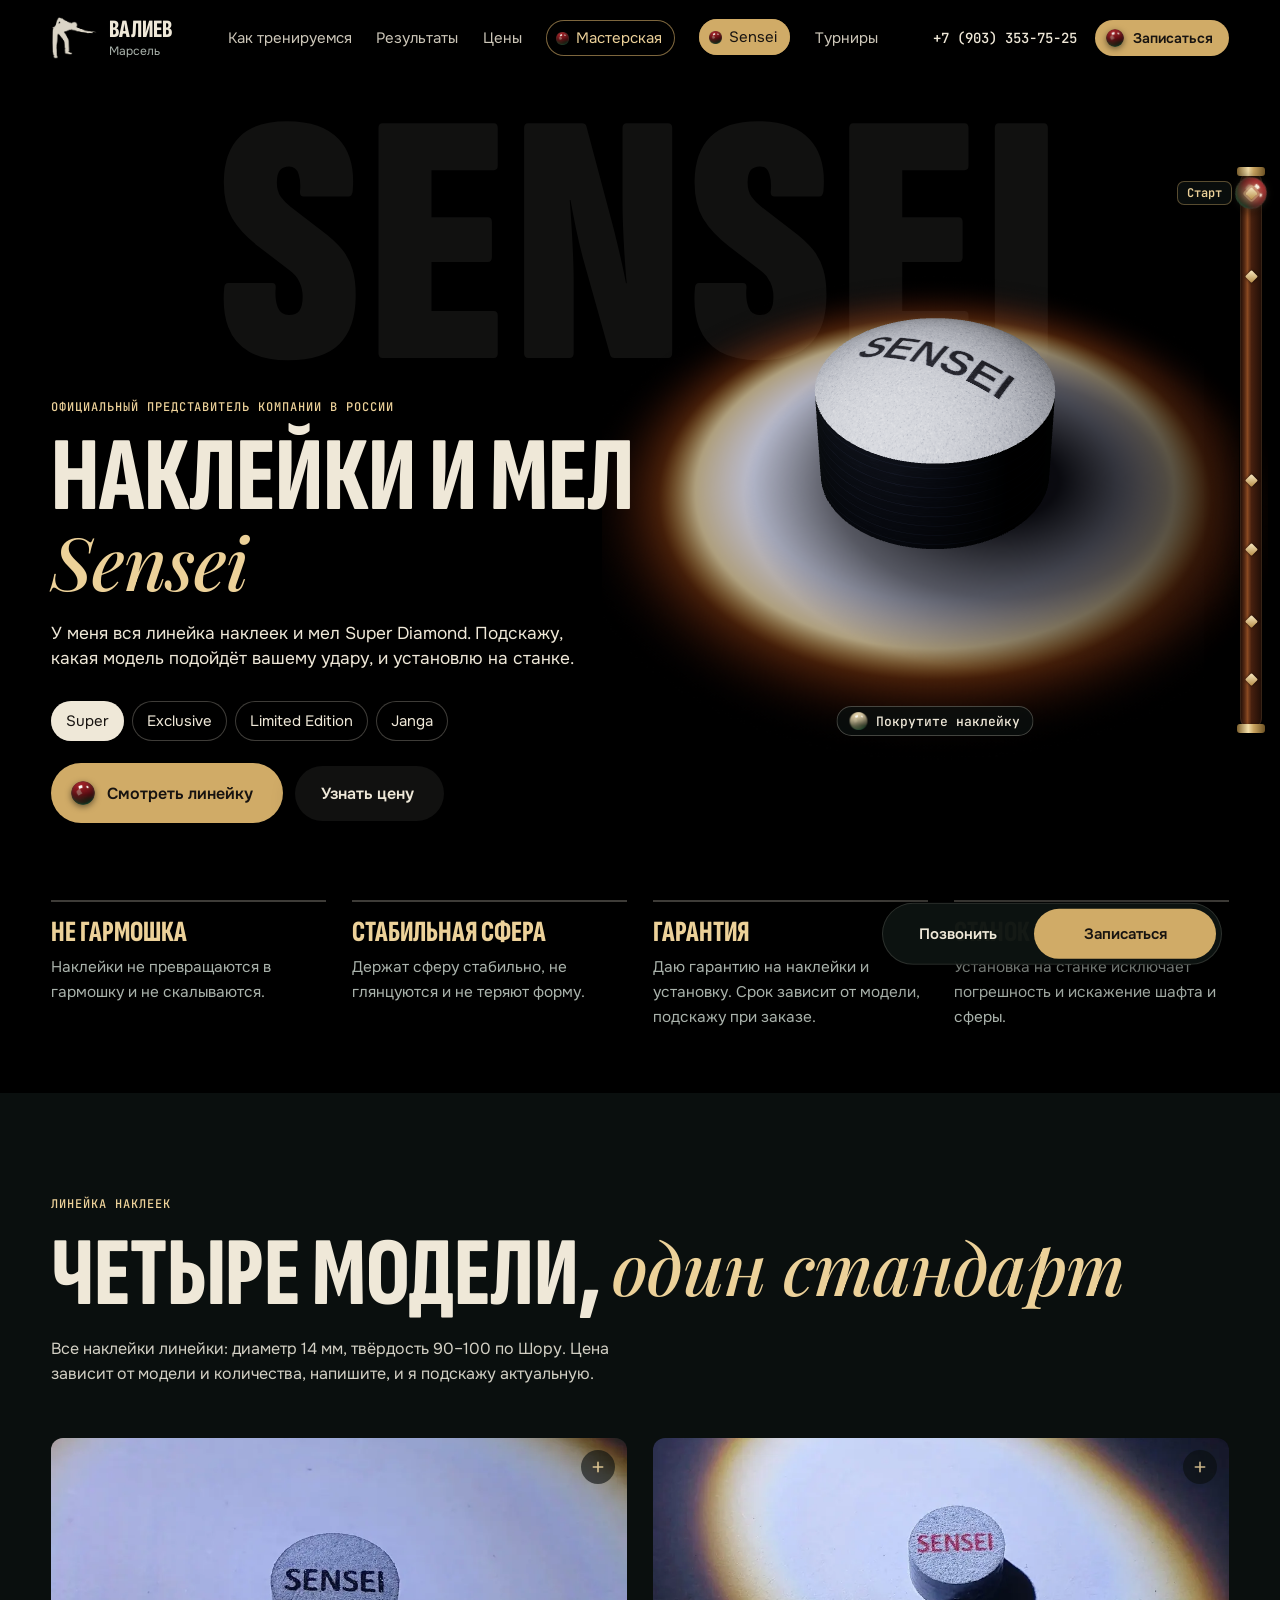
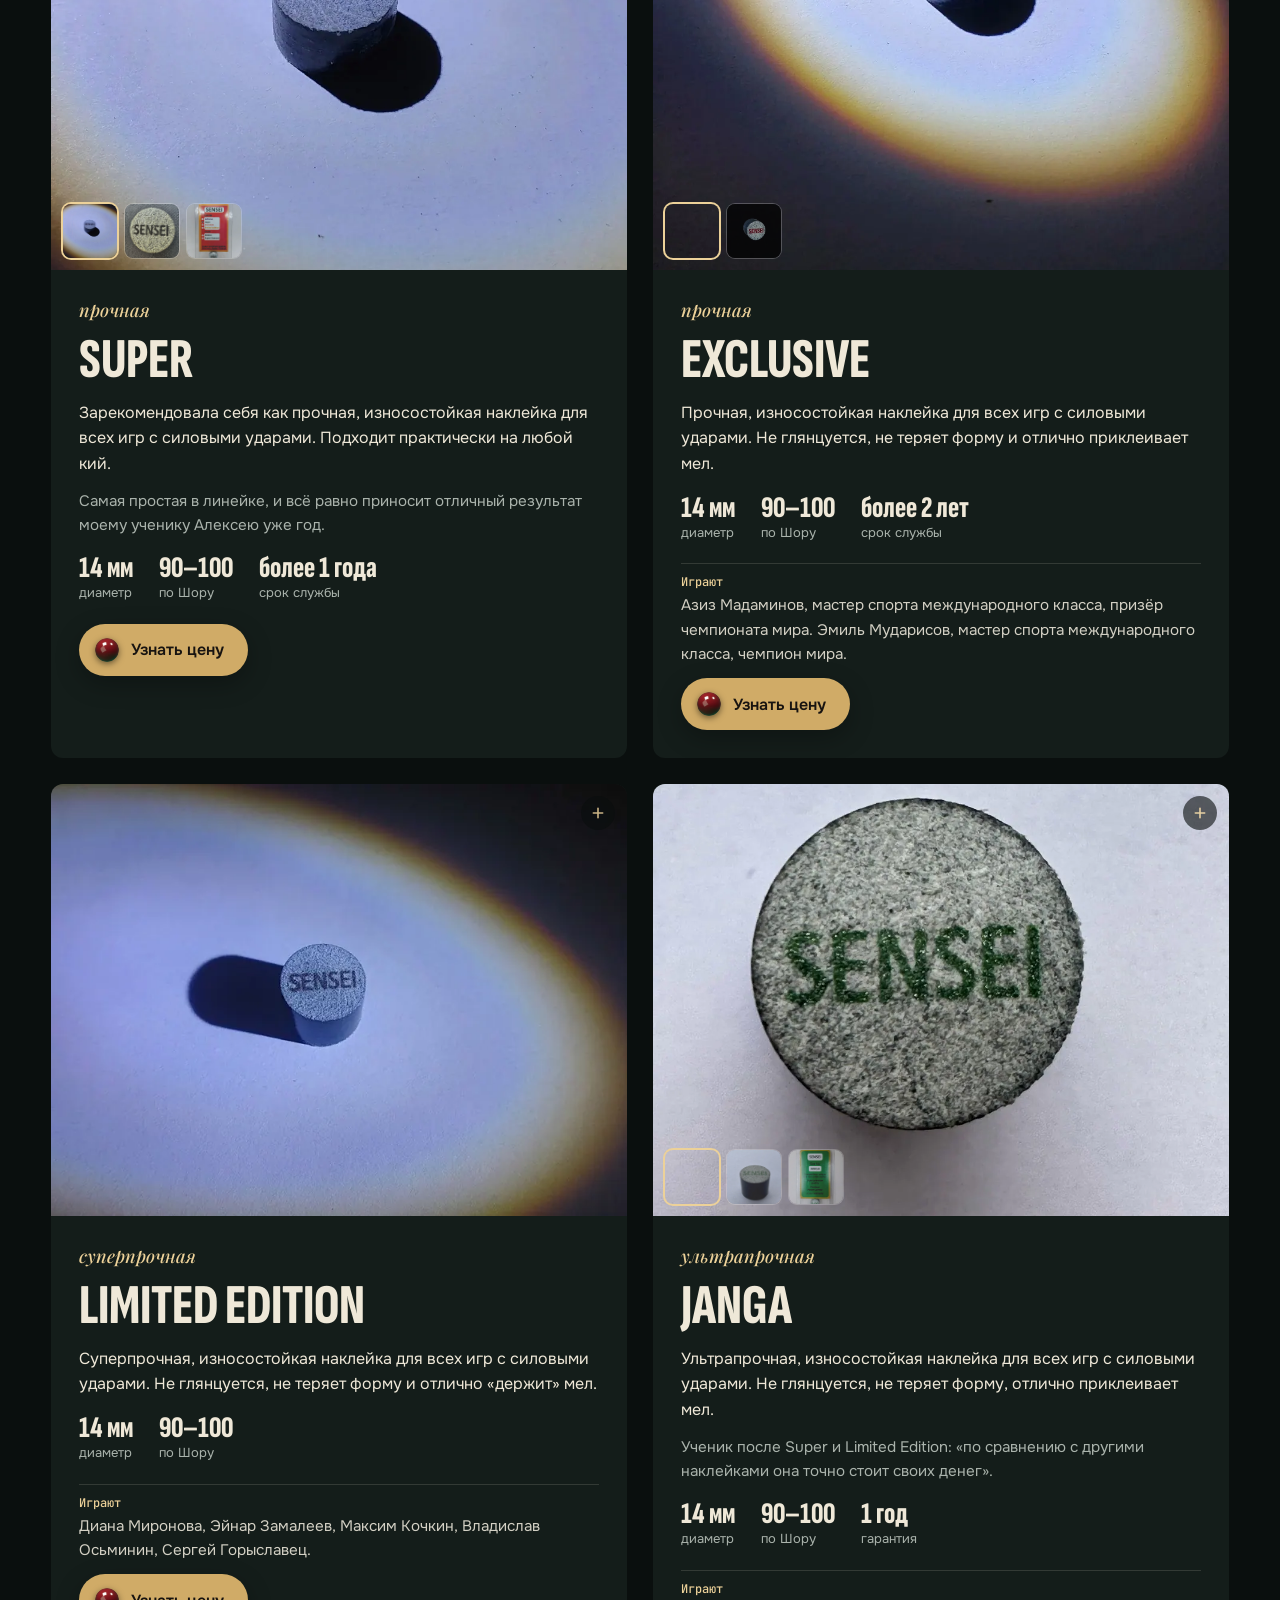
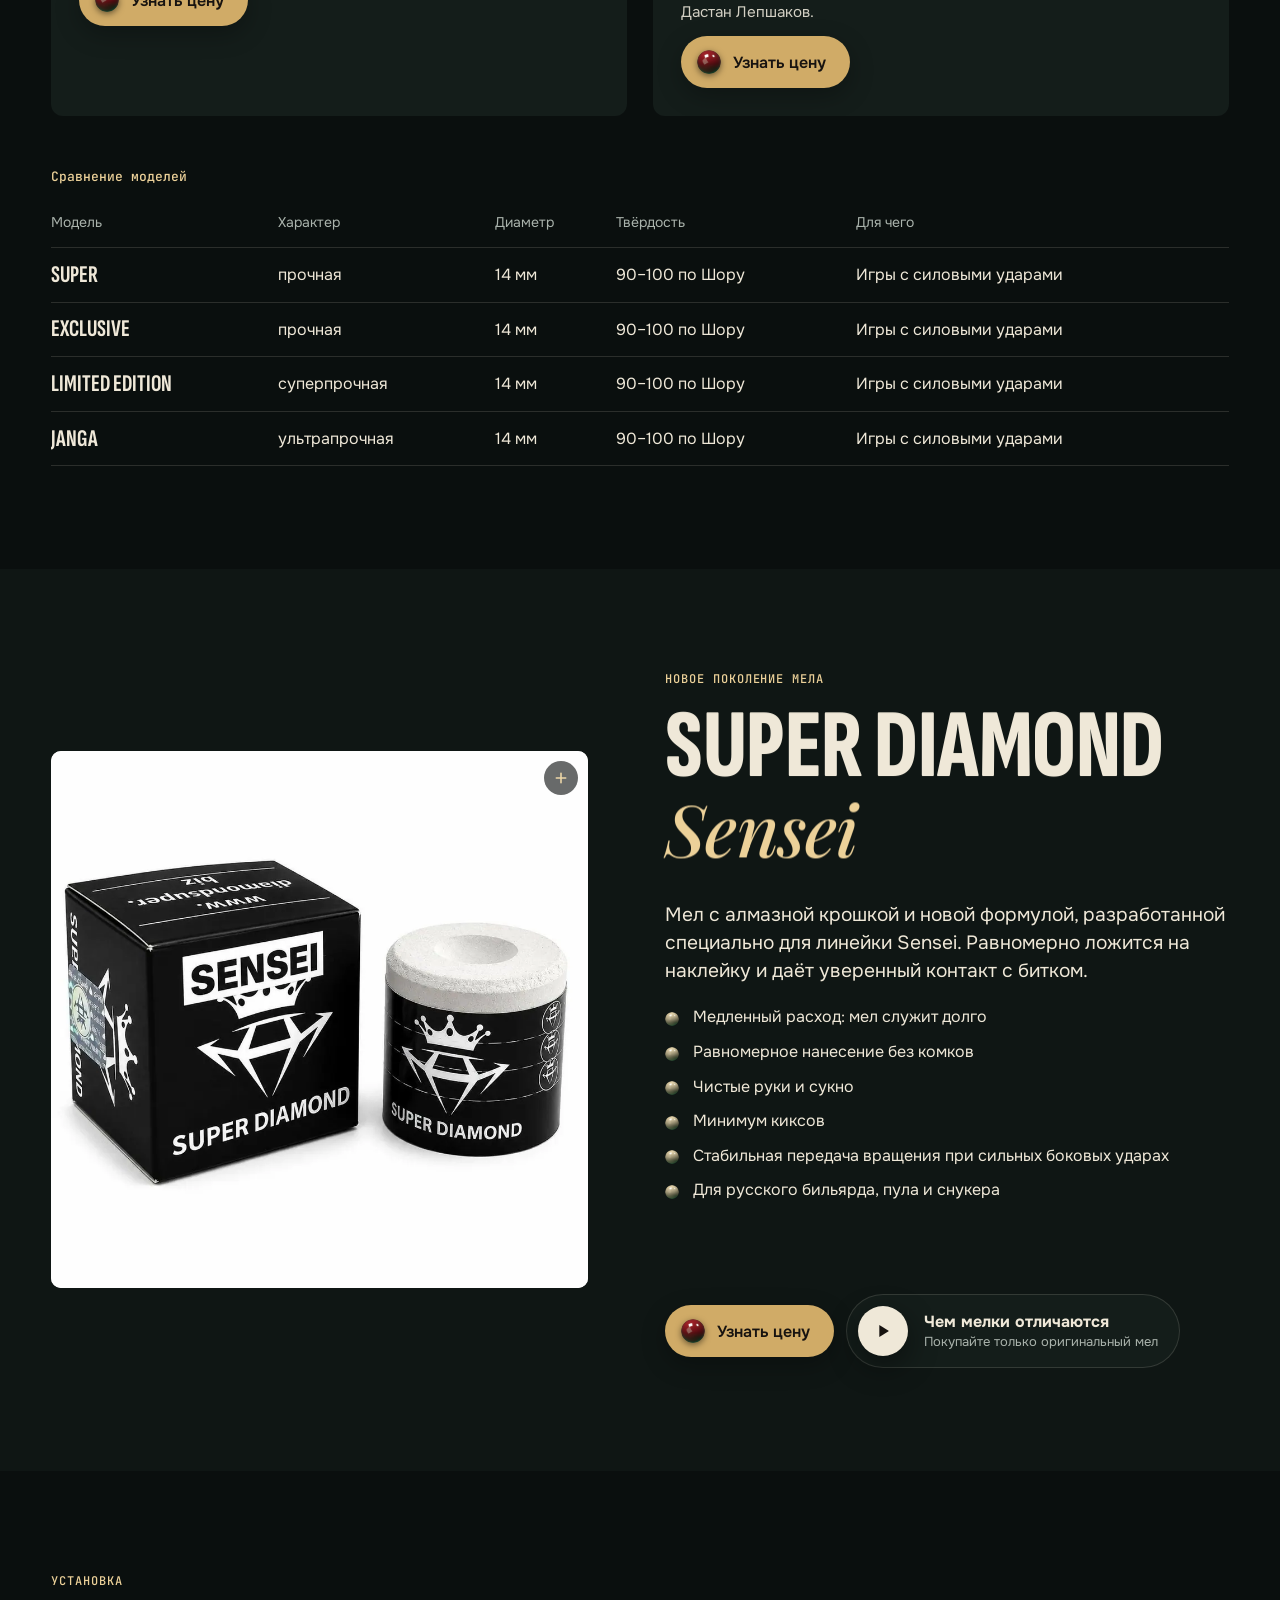
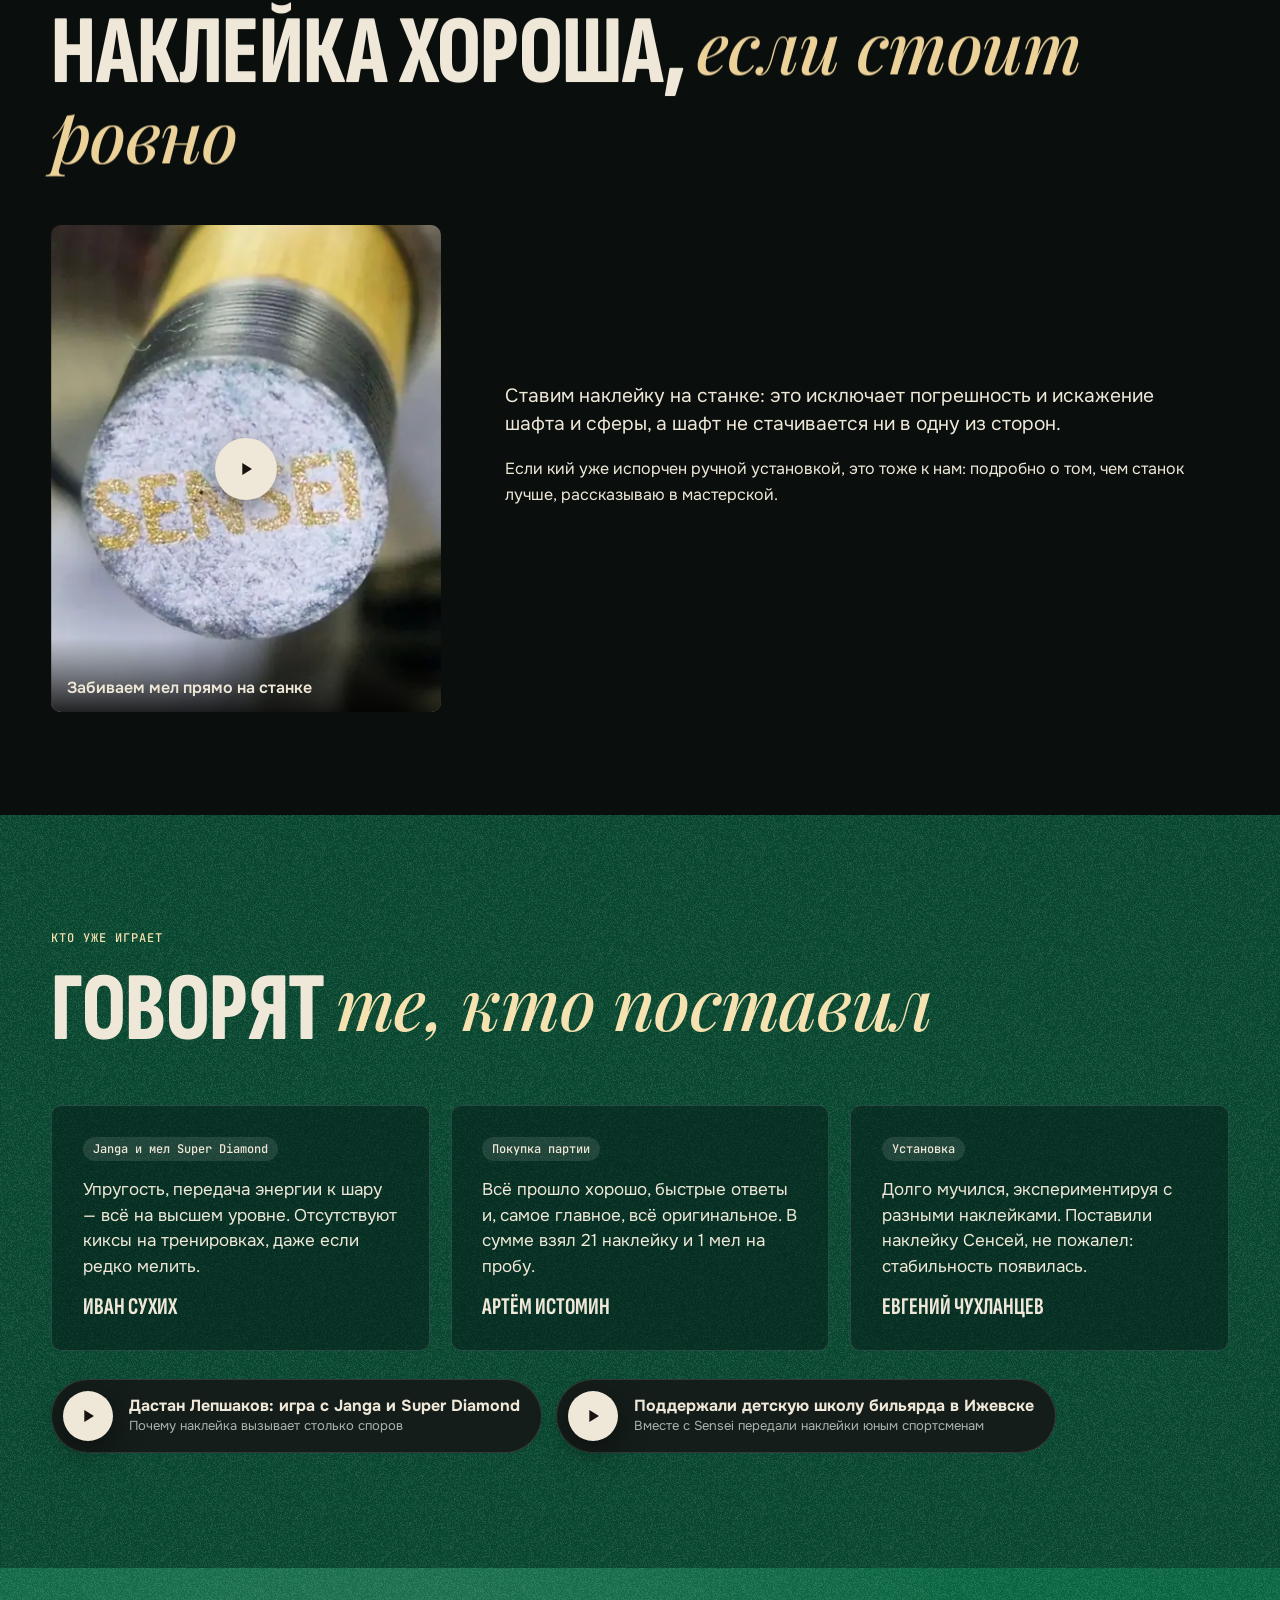
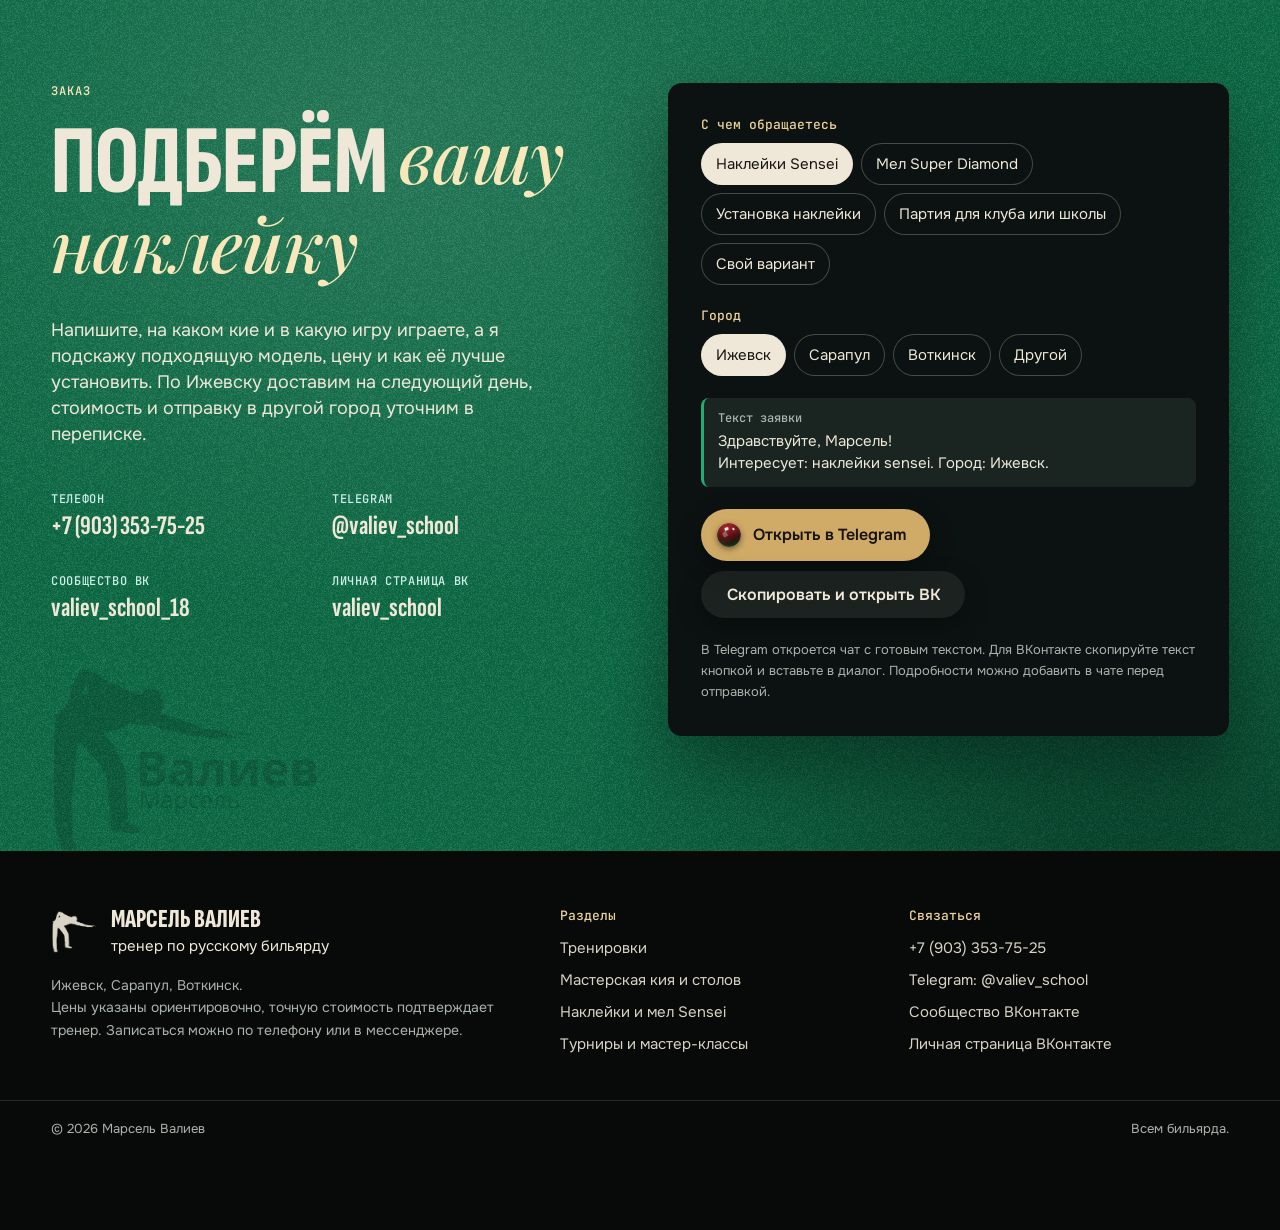
<file: sensei.html>
<!doctype html>
<html lang="ru">
<head>
<meta charset="utf-8">
<meta name="viewport" content="width=device-width, initial-scale=1, viewport-fit=cover">
<title>Наклейки Sensei и мел Super Diamond: официальный представитель в России</title>
<meta name="description" content="Наклейки Sensei Super, Exclusive, Limited Edition и Janga: 14 мм, 90–100 по Шору. Мел Super Diamond. Подбор модели и установка на станке.">
<meta name="theme-color" content="#0a0f0e">
<meta property="og:type" content="website">
<meta property="og:locale" content="ru_RU">
<meta property="og:title" content="Наклейки Sensei и мел Super Diamond: официальный представитель в России">
<meta property="og:description" content="Наклейки Sensei Super, Exclusive, Limited Edition и Janga: 14 мм, 90–100 по Шору. Мел Super Diamond. Подбор модели и установка на станке.">


<link rel="icon" type="image/png" href="favicon.png">
<link rel="apple-touch-icon" href="apple-touch-icon.png">
<link rel="preload" href="assets/fonts/sofia-sans-extra-condensed-cyrillic-wght-normal-DJFDWBKN.woff2" as="font" type="font/woff2" crossorigin>
<link rel="preload" href="assets/fonts/onest-cyrillic-wght-normal-EAKRIKNS.woff2" as="font" type="font/woff2" crossorigin>
<link rel="preload" as="image" href="img/tip-sup1-960.webp" imagesrcset="img/tip-sup1-480.webp 480w, img/tip-sup1-960.webp 960w, img/tip-sup1-1440.webp 1440w" imagesizes="(min-width: 1000px) 44vw, 92vw" fetchpriority="high">
<link rel="stylesheet" href="assets/css/site.css">
<script>document.documentElement.className='js'</script>

<script type="application/ld+json">{"@context":"https://schema.org","@type":"Product","name":"Наклейка для бильярдного кия Sensei Super","brand":{"@type":"Brand","name":"Sensei"},"description":"Зарекомендовала себя как прочная, износостойкая наклейка для всех игр с силовыми ударами. Подходит практически на любой кий."}</script><script type="application/ld+json">{"@context":"https://schema.org","@type":"Product","name":"Наклейка для бильярдного кия Sensei Exclusive","brand":{"@type":"Brand","name":"Sensei"},"description":"Прочная, износостойкая наклейка для всех игр с силовыми ударами. Не глянцуется, не теряет форму и отлично приклеивает мел."}</script><script type="application/ld+json">{"@context":"https://schema.org","@type":"Product","name":"Наклейка для бильярдного кия Sensei Limited Edition","brand":{"@type":"Brand","name":"Sensei"},"description":"Суперпрочная, износостойкая наклейка для всех игр с силовыми ударами. Не глянцуется, не теряет форму и отлично «держит» мел."}</script><script type="application/ld+json">{"@context":"https://schema.org","@type":"Product","name":"Наклейка для бильярдного кия Sensei Janga","brand":{"@type":"Brand","name":"Sensei"},"description":"Ультрапрочная, износостойкая наклейка для всех игр с силовыми ударами. Не глянцуется, не теряет форму, отлично приклеивает мел."}</script>
<script defer src="assets/js/main.js?v=20261107"></script>
</head>
<body>
<a class="skip" href="#content">К содержанию</a>
<header class="nav" data-nav>
  <a class="nav__logo" href="index.html" aria-label="Марсель Валиев, на главную">
    <span class="logo-mark" aria-hidden="true"></span>
    <span class="nav__name"><b>Валиев</b><i>Марсель</i></span>
  </a>
  <nav class="nav__links" aria-label="Разделы сайта"><a href="index.html#put">Как тренируемся</a><a href="index.html#rezultaty">Результаты</a><a href="index.html#ceny">Цены</a><a href="masterskaya.html" class="nav__door"><i></i>Мастерская</a><a href="sensei.html" class="nav__door" aria-current="page"><i></i>Sensei</a><a href="index.html#turniry">Турниры</a></nav>
  <div class="nav__right">
    <a class="nav__phone" href="tel:+79033537525" data-goal="tel">+7 (903) 353-75-25</a>
    <a class="btn btn--small" href="#zapis" data-scroll><span class="btn__ball"></span>Записаться</a>
    <button class="nav__burger" type="button" aria-label="Открыть меню" aria-expanded="false" data-burger><span></span><span></span></button>
  </div>
</header>
<div class="menu" data-menu hidden>
  <nav aria-label="Меню"><a href="index.html#put">Как тренируемся</a><a href="index.html#rezultaty">Результаты</a><a href="index.html#ceny">Цены</a><a href="masterskaya.html" class="menu__door">Мастерская</a><a href="sensei.html" class="menu__door">Sensei</a><a href="index.html#turniry">Турниры</a></nav>
  <div class="menu__contacts">
    <a href="tel:+79033537525" data-goal="tel">+7 (903) 353-75-25</a>
    <a href="https://t.me/valiev_school" target="_blank" rel="noopener" data-goal="tg">Telegram</a>
    <a href="https://vk.ru/valiev_school_18" target="_blank" rel="noopener">ВКонтакте</a>
  </div>
</div>
<aside class="rail" data-rail-nav aria-hidden="true"><div class="rail__track" data-rail-track><span class="rail__ball" data-rail-ball></span></div></aside>
<main id="content">

<section class="shero" data-rail="Старт" id="start" data-spot>
  <p class="shero__word" aria-hidden="true">Sensei</p>
  <div class="shero__tip" data-spot-layer><img src="img/tip-sup1-960.webp" srcset="img/tip-sup1-480.webp 480w, img/tip-sup1-960.webp 960w, img/tip-sup1-1440.webp 1440w" sizes="(min-width: 1000px) 44vw, 92vw" width="1440" height="2560" alt="Наклейка Sensei Super в луче света" fetchpriority="high" decoding="async"><div class="tip3d" data-tip3d></div><p class="tip3d__hint"><span></span>Покрутите наклейку</p></div>
  <div class="container shero__inner">
    <p class="eyebrow">Официальный представитель компании в России</p>
    <h1 class="phero__title">Наклейки и мел <em>Sensei</em></h1>
    <p class="phero__sub">У меня вся линейка наклеек и мел Super Diamond. Подскажу, какая модель подойдёт вашему удару, и установлю на станке.</p>
    <div class="tipchips" role="group" aria-label="Показать модель"><button type="button" class="is-on" data-tip-model="super" data-word="прочная">Super</button><button type="button" class="" data-tip-model="exclusive" data-word="прочная">Exclusive</button><button type="button" class="" data-tip-model="limited" data-word="суперпрочная">Limited Edition</button><button type="button" class="" data-tip-model="janga" data-word="ультрапрочная">Janga</button></div>
    <div class="hero__cta">
      <a class="btn btn--large" href="#liniya" data-scroll><span class="btn__ball"></span>Смотреть линейку</a>
      <a class="btn btn--ghost btn--large" href="https://t.me/valiev_school?text=%D0%97%D0%B4%D1%80%D0%B0%D0%B2%D1%81%D1%82%D0%B2%D1%83%D0%B9%D1%82%D0%B5!%20%D0%9F%D0%BE%D0%B4%D1%81%D0%BA%D0%B0%D0%B6%D0%B8%D1%82%D0%B5%20%D1%86%D0%B5%D0%BD%D1%8B%20%D0%B8%20%D0%BD%D0%B0%D0%BB%D0%B8%D1%87%D0%B8%D0%B5%20%D0%BD%D0%B0%D0%BA%D0%BB%D0%B5%D0%B5%D0%BA%20Sensei." target="_blank" rel="noopener" data-goal="tg">Узнать цену</a>
    </div>
  </div>
</section>

<section class="why">
  <div class="container why__grid">
    <div class="why__item" data-reveal><h3>Не гармошка</h3><p>Наклейки не превращаются в гармошку и не скалываются.</p></div><div class="why__item" data-reveal><h3>Стабильная сфера</h3><p>Держат сферу стабильно, не глянцуются и не теряют форму.</p></div><div class="why__item" data-reveal><h3>Гарантия</h3><p>Даю гарантию на наклейки и установку. Срок зависит от модели, подскажу при заказе.</p></div><div class="why__item" data-reveal><h3>Станок</h3><p>Установка на станке исключает погрешность и искажение шафта и сферы.</p></div>
  </div>
</section>

<section class="tips" id="liniya" data-rail="Линейка">
  <div class="container">
    <p class="eyebrow">Линейка наклеек</p>
    <h2 class="h2" data-words>Четыре модели, <em>один стандарт</em></h2>
    <p class="tips__lead" data-reveal>Все наклейки линейки: диаметр 14 мм, твёрдость 90–100 по Шору. Цена зависит от модели и количества, напишите, и я подскажу актуальную.</p>
    <div class="tips__grid">
      <article class="tip" id="super" data-gallery data-reveal>
        <div class="tip__stage" data-zoomable>
          <img src="img/tip-sup1-960.webp" srcset="img/tip-sup1-480.webp 480w, img/tip-sup1-960.webp 960w, img/tip-sup1-1440.webp 1440w" sizes="(min-width: 1000px) 40vw, 92vw" width="1440" height="2560" alt="Наклейка Sensei Super" loading="lazy" decoding="async" data-gallery-main>
          <div class="tip__thumbs"><button type="button" class="is-active" data-gallery-thumb aria-label="Показать фото 1"><img src="img/tip-sup1-960.webp" srcset="img/tip-sup1-480.webp 480w, img/tip-sup1-960.webp 960w, img/tip-sup1-1440.webp 1440w" sizes="56px" width="1440" height="2560" alt="" loading="lazy" decoding="async"></button><button type="button" class="" data-gallery-thumb aria-label="Показать фото 2"><img src="img/tip-sup4-960.webp" srcset="img/tip-sup4-480.webp 480w, img/tip-sup4-960.webp 960w, img/tip-sup4-1440.webp 1440w" sizes="56px" width="1440" height="1399" alt="" loading="lazy" decoding="async"></button><button type="button" class="" data-gallery-thumb aria-label="Показать фото 3"><img src="img/tip-sup5-960.webp" srcset="img/tip-sup5-480.webp 480w, img/tip-sup5-960.webp 960w, img/tip-sup5-1440.webp 1440w" sizes="56px" width="1440" height="2290" alt="" loading="lazy" decoding="async"></button></div>
        </div>
        <div class="tip__body">
          <p class="tip__word">прочная</p>
          <h3>Super</h3>
          <p>Зарекомендовала себя как прочная, износостойкая наклейка для всех игр с силовыми ударами. Подходит практически на любой кий.</p>
          <p class="tip__note">Самая простая в линейке, и всё равно приносит отличный результат моему ученику Алексею уже год.</p>
          <ul class="spec"><li><b>14 мм</b>диаметр</li><li><b>90–100</b>по Шору</li><li><b>более 1 года</b>срок службы</li></ul>
          
          <a class="btn" href="https://t.me/valiev_school?text=%D0%97%D0%B4%D1%80%D0%B0%D0%B2%D1%81%D1%82%D0%B2%D1%83%D0%B9%D1%82%D0%B5!%20%D0%98%D0%BD%D1%82%D0%B5%D1%80%D0%B5%D1%81%D1%83%D0%B5%D1%82%20%D0%BD%D0%B0%D0%BA%D0%BB%D0%B5%D0%B9%D0%BA%D0%B0%20Sensei%20Super.%20%D0%9F%D0%BE%D0%B4%D1%81%D0%BA%D0%B0%D0%B6%D0%B8%D1%82%D0%B5%20%D1%86%D0%B5%D0%BD%D1%83%20%D0%B8%20%D0%BD%D0%B0%D0%BB%D0%B8%D1%87%D0%B8%D0%B5." target="_blank" rel="noopener" data-goal="tg"><span class="btn__ball"></span>Узнать цену</a>
        </div>
      </article><article class="tip" id="exclusive" data-gallery data-reveal>
        <div class="tip__stage" data-zoomable>
          <img src="img/tip-exc1-960.webp" srcset="img/tip-exc1-480.webp 480w, img/tip-exc1-960.webp 960w, img/tip-exc1-1440.webp 1440w" sizes="(min-width: 1000px) 40vw, 92vw" width="1440" height="2560" alt="Наклейка Sensei Exclusive" loading="lazy" decoding="async" data-gallery-main>
          <div class="tip__thumbs"><button type="button" class="is-active" data-gallery-thumb aria-label="Показать фото 1"><img src="img/tip-exc1-960.webp" srcset="img/tip-exc1-480.webp 480w, img/tip-exc1-960.webp 960w, img/tip-exc1-1440.webp 1440w" sizes="56px" width="1440" height="2560" alt="" loading="lazy" decoding="async"></button><button type="button" class="" data-gallery-thumb aria-label="Показать фото 2"><img src="img/tip-exc2-563.webp" srcset="img/tip-exc2-480.webp 480w, img/tip-exc2-563.webp 563w" sizes="56px" width="563" height="443" alt="" loading="lazy" decoding="async"></button></div>
        </div>
        <div class="tip__body">
          <p class="tip__word">прочная</p>
          <h3>Exclusive</h3>
          <p>Прочная, износостойкая наклейка для всех игр с силовыми ударами. Не глянцуется, не теряет форму и отлично приклеивает мел.</p>
          
          <ul class="spec"><li><b>14 мм</b>диаметр</li><li><b>90–100</b>по Шору</li><li><b>более 2 лет</b>срок службы</li></ul>
          <p class="tip__pros"><small>Играют</small>Азиз Мадаминов, мастер спорта международного класса, призёр чемпионата мира. Эмиль Мударисов, мастер спорта международного класса, чемпион мира.</p>
          <a class="btn" href="https://t.me/valiev_school?text=%D0%97%D0%B4%D1%80%D0%B0%D0%B2%D1%81%D1%82%D0%B2%D1%83%D0%B9%D1%82%D0%B5!%20%D0%98%D0%BD%D1%82%D0%B5%D1%80%D0%B5%D1%81%D1%83%D0%B5%D1%82%20%D0%BD%D0%B0%D0%BA%D0%BB%D0%B5%D0%B9%D0%BA%D0%B0%20Sensei%20Exclusive.%20%D0%9F%D0%BE%D0%B4%D1%81%D0%BA%D0%B0%D0%B6%D0%B8%D1%82%D0%B5%20%D1%86%D0%B5%D0%BD%D1%83%20%D0%B8%20%D0%BD%D0%B0%D0%BB%D0%B8%D1%87%D0%B8%D0%B5." target="_blank" rel="noopener" data-goal="tg"><span class="btn__ball"></span>Узнать цену</a>
        </div>
      </article><article class="tip" id="limited" data-gallery data-reveal>
        <div class="tip__stage" data-zoomable>
          <img src="img/tip-lim1-960.webp" srcset="img/tip-lim1-480.webp 480w, img/tip-lim1-960.webp 960w, img/tip-lim1-1440.webp 1440w" sizes="(min-width: 1000px) 40vw, 92vw" width="1440" height="810" alt="Наклейка Sensei Limited Edition" loading="lazy" decoding="async" data-gallery-main>
          
        </div>
        <div class="tip__body">
          <p class="tip__word">суперпрочная</p>
          <h3>Limited Edition</h3>
          <p>Суперпрочная, износостойкая наклейка для всех игр с силовыми ударами. Не глянцуется, не теряет форму и отлично «держит» мел.</p>
          
          <ul class="spec"><li><b>14 мм</b>диаметр</li><li><b>90–100</b>по Шору</li></ul>
          <p class="tip__pros"><small>Играют</small>Диана Миронова, Эйнар Замалеев, Максим Кочкин, Владислав Осьминин, Сергей Горыславец.</p>
          <a class="btn" href="https://t.me/valiev_school?text=%D0%97%D0%B4%D1%80%D0%B0%D0%B2%D1%81%D1%82%D0%B2%D1%83%D0%B9%D1%82%D0%B5!%20%D0%98%D0%BD%D1%82%D0%B5%D1%80%D0%B5%D1%81%D1%83%D0%B5%D1%82%20%D0%BD%D0%B0%D0%BA%D0%BB%D0%B5%D0%B9%D0%BA%D0%B0%20Sensei%20Limited%20Edition.%20%D0%9F%D0%BE%D0%B4%D1%81%D0%BA%D0%B0%D0%B6%D0%B8%D1%82%D0%B5%20%D1%86%D0%B5%D0%BD%D1%83%20%D0%B8%20%D0%BD%D0%B0%D0%BB%D0%B8%D1%87%D0%B8%D0%B5." target="_blank" rel="noopener" data-goal="tg"><span class="btn__ball"></span>Узнать цену</a>
        </div>
      </article><article class="tip" id="janga" data-gallery data-reveal>
        <div class="tip__stage" data-zoomable>
          <img src="img/tip-jan1-960.webp" srcset="img/tip-jan1-480.webp 480w, img/tip-jan1-960.webp 960w, img/tip-jan1-1440.webp 1440w" sizes="(min-width: 1000px) 40vw, 92vw" width="1440" height="1920" alt="Наклейка Sensei Janga" loading="lazy" decoding="async" data-gallery-main>
          <div class="tip__thumbs"><button type="button" class="is-active" data-gallery-thumb aria-label="Показать фото 1"><img src="img/tip-jan1-960.webp" srcset="img/tip-jan1-480.webp 480w, img/tip-jan1-960.webp 960w, img/tip-jan1-1440.webp 1440w" sizes="56px" width="1440" height="1920" alt="" loading="lazy" decoding="async"></button><button type="button" class="" data-gallery-thumb aria-label="Показать фото 2"><img src="img/tip-jan3-960.webp" srcset="img/tip-jan3-480.webp 480w, img/tip-jan3-960.webp 960w, img/tip-jan3-1440.webp 1440w" sizes="56px" width="1440" height="1920" alt="" loading="lazy" decoding="async"></button><button type="button" class="" data-gallery-thumb aria-label="Показать фото 3"><img src="img/tip-jan2-960.webp" srcset="img/tip-jan2-480.webp 480w, img/tip-jan2-960.webp 960w, img/tip-jan2-1440.webp 1440w" sizes="56px" width="1440" height="2242" alt="" loading="lazy" decoding="async"></button></div>
        </div>
        <div class="tip__body">
          <p class="tip__word">ультрапрочная</p>
          <h3>Janga</h3>
          <p>Ультрапрочная, износостойкая наклейка для всех игр с силовыми ударами. Не глянцуется, не теряет форму, отлично приклеивает мел.</p>
          <p class="tip__note">Ученик после Super и Limited Edition: «по сравнению с другими наклейками она точно стоит своих денег».</p>
          <ul class="spec"><li><b>14 мм</b>диаметр</li><li><b>90–100</b>по Шору</li><li><b>1 год</b>гарантия</li></ul>
          <p class="tip__pros"><small>Играют</small>Дастан Лепшаков.</p>
          <a class="btn" href="https://t.me/valiev_school?text=%D0%97%D0%B4%D1%80%D0%B0%D0%B2%D1%81%D1%82%D0%B2%D1%83%D0%B9%D1%82%D0%B5!%20%D0%98%D0%BD%D1%82%D0%B5%D1%80%D0%B5%D1%81%D1%83%D0%B5%D1%82%20%D0%BD%D0%B0%D0%BA%D0%BB%D0%B5%D0%B9%D0%BA%D0%B0%20Sensei%20Janga.%20%D0%9F%D0%BE%D0%B4%D1%81%D0%BA%D0%B0%D0%B6%D0%B8%D1%82%D0%B5%20%D1%86%D0%B5%D0%BD%D1%83%20%D0%B8%20%D0%BD%D0%B0%D0%BB%D0%B8%D1%87%D0%B8%D0%B5." target="_blank" rel="noopener" data-goal="tg"><span class="btn__ball"></span>Узнать цену</a>
        </div>
      </article>
    </div>
    <div class="cmp" data-reveal>
      <table>
        <caption>Сравнение моделей</caption>
        <thead><tr><th scope="col">Модель</th><th scope="col">Характер</th><th scope="col">Диаметр</th><th scope="col">Твёрдость</th><th scope="col">Для чего</th></tr></thead>
        <tbody>
          <tr><th scope="row">Super</th><td>прочная</td><td>14 мм</td><td>90–100 по Шору</td><td>Игры с силовыми ударами</td></tr><tr><th scope="row">Exclusive</th><td>прочная</td><td>14 мм</td><td>90–100 по Шору</td><td>Игры с силовыми ударами</td></tr><tr><th scope="row">Limited Edition</th><td>суперпрочная</td><td>14 мм</td><td>90–100 по Шору</td><td>Игры с силовыми ударами</td></tr><tr><th scope="row">Janga</th><td>ультрапрочная</td><td>14 мм</td><td>90–100 по Шору</td><td>Игры с силовыми ударами</td></tr>
        </tbody>
      </table>
    </div>
  </div>
</section>

<section class="chalk" id="mel" data-rail="Мел">
  <div class="container chalk__grid">
    <figure class="chalk__pic" data-clip data-zoomable><img src="img/ph-chalk-pack-960.webp" srcset="img/ph-chalk-pack-480.webp 480w, img/ph-chalk-pack-960.webp 960w, img/ph-chalk-pack-1080.webp 1080w" sizes="(min-width: 1000px) 44vw, 100vw" width="1080" height="1080" alt="Мел Sensei Super Diamond в упаковке" loading="lazy" decoding="async"></figure>
    <div class="chalk__text">
      <p class="eyebrow">Новое поколение мела</p>
      <h2 class="h2" data-words>Super Diamond <em>Sensei</em></h2>
      <p class="lede" data-reveal>Мел с алмазной крошкой и новой формулой, разработанной специально для линейки Sensei. Равномерно ложится на наклейку и даёт уверенный контакт с битком.</p>
      <ul class="ticks" data-reveal><li>Медленный расход: мел служит долго</li><li>Равномерное нанесение без комков</li><li>Чистые руки и сукно</li><li>Минимум киксов</li><li>Стабильная передача вращения при сильных боковых ударах</li><li>Для русского бильярда, пула и снукера</li></ul>
      <p data-reveal>С установкой наклейки можем сразу забить мел на станке, чтобы наклейка работала с первого удара и вы не чувствовали дискомфорта.</p>
      <div class="hero__cta">
        <a class="btn" href="https://t.me/valiev_school?text=%D0%97%D0%B4%D1%80%D0%B0%D0%B2%D1%81%D1%82%D0%B2%D1%83%D0%B9%D1%82%D0%B5!%20%D0%98%D0%BD%D1%82%D0%B5%D1%80%D0%B5%D1%81%D1%83%D0%B5%D1%82%20%D0%BC%D0%B5%D0%BB%20Super%20Diamond%20Sensei.%20%D0%9F%D0%BE%D0%B4%D1%81%D0%BA%D0%B0%D0%B6%D0%B8%D1%82%D0%B5%20%D1%86%D0%B5%D0%BD%D1%83%20%D0%B8%20%D0%BD%D0%B0%D0%BB%D0%B8%D1%87%D0%B8%D0%B5." target="_blank" rel="noopener" data-goal="tg" data-reveal><span class="btn__ball"></span>Узнать цену</a>
        <button class="vlink" type="button" data-video="456239465" data-owner="-233784814" data-ratio="9/16" data-link="https://vk.ru/clip-233784814_456239465" data-reveal><span class="play" aria-hidden="true"><svg viewBox="0 0 24 24" width="22" height="22"><path d="M8 5.5v13l10.5-6.5z" fill="currentColor"/></svg></span><span><b>Чем мелки отличаются</b><small>Покупайте только оригинальный мел</small></span></button>
      </div>
    </div>
  </div>
</section>

<section class="install" id="ustanovka" data-rail="Установка">
  <div class="container">
    <p class="eyebrow">Установка</p>
    <h2 class="h2" data-words>Наклейка хороша, <em>если стоит ровно</em></h2>
    <div class="install__grid">
      <button class="vposter" type="button" data-video="456239408" data-owner="-233784814" data-ratio="9/16" data-link="https://vk.ru/clip-233784814_456239408" aria-label="Смотреть, как мел забивается в наклейку на станке" data-clip><img src="img/v-146-720.webp" srcset="img/v-146-420.webp 420w, img/v-146-720.webp 720w" sizes="(min-width: 1000px) 30vw, 60vw" width="1182" height="2560" alt="Наклейка Sensei на шафте крупным планом" loading="lazy" decoding="async"><span class="play" aria-hidden="true"><svg viewBox="0 0 24 24" width="22" height="22"><path d="M8 5.5v13l10.5-6.5z" fill="currentColor"/></svg></span><span>Забиваем мел прямо на станке</span></button>
      <div class="install__text">
        <p class="lede" data-reveal>Ставим наклейку на станке: это исключает погрешность и искажение шафта и сферы, а шафт не стачивается ни в одну из сторон.</p>
        <p data-reveal>Если кий уже испорчен ручной установкой, это тоже к нам: подробно о том, чем станок лучше, рассказываю в мастерской.</p>
        <a class="tlink" href="masterskaya.html#stanok" data-reveal>Станок против «на глаз»</a>
      </div>
    </div>
  </div>
</section>

<section class="proof" data-rail="Отзывы" id="otzyvy">
  <div class="container">
    <p class="eyebrow">Кто уже играет</p>
    <h2 class="h2" data-words>Говорят <em>те, кто поставил</em></h2>
    <div class="reviews__grid">
      <blockquote class="review" data-reveal><span class="review__tag">Janga и мел Super Diamond</span><p>Упругость, передача энергии к шару — всё на высшем уровне. Отсутствуют киксы на тренировках, даже если редко мелить.</p><footer>Иван Сухих</footer></blockquote><blockquote class="review" data-reveal><span class="review__tag">Покупка партии</span><p>Всё прошло хорошо, быстрые ответы и, самое главное, всё оригинальное. В сумме взял 21 наклейку и 1 мел на пробу.</p><footer>Артём Истомин</footer></blockquote><blockquote class="review" data-reveal><span class="review__tag">Установка</span><p>Долго мучился, экспериментируя с разными наклейками. Поставили наклейку Сенсей, не пожалел: стабильность появилась.</p><footer>Евгений Чухланцев</footer></blockquote>
    </div>
    <div class="proof__media">
      <button class="vlink" type="button" data-video="456239596" data-owner="-233784814" data-ratio="16/9" data-link="https://vk.ru/video-233784814_456239596" data-reveal><span class="play" aria-hidden="true"><svg viewBox="0 0 24 24" width="22" height="22"><path d="M8 5.5v13l10.5-6.5z" fill="currentColor"/></svg></span><span><b>Дастан Лепшаков: игра с Janga и Super Diamond</b><small>Почему наклейка вызывает столько споров</small></span></button>
      <button class="vlink" type="button" data-video="456239462" data-owner="-233784814" data-ratio="9/16" data-link="https://vk.ru/video-233784814_456239462" data-reveal><span class="play" aria-hidden="true"><svg viewBox="0 0 24 24" width="22" height="22"><path d="M8 5.5v13l10.5-6.5z" fill="currentColor"/></svg></span><span><b>Поддержали детскую школу бильярда в Ижевске</b><small>Вместе с Sensei передали наклейки юным спортсменам</small></span></button>
    </div>
  </div>
</section>

<section class="lead" id="zapis" data-rail="Запись">
  <div class="container lead__grid">
    <div class="lead__intro" data-reveal>
      <p class="eyebrow">Заказ</p>
      <h2 class="h2" data-words>Подберём <em>вашу наклейку</em></h2>
      <p class="lead__sub">Напишите, на каком кие и в какую игру играете, а я подскажу подходящую модель, цену и как её лучше установить. По Ижевску доставим на следующий день, стоимость и отправку в другой город уточним в переписке.</p>
      <ul class="lead__contacts">
        <li><a href="tel:+79033537525" data-goal="tel"><small>Телефон</small>+7 (903) 353-75-25</a></li>
        <li><a href="https://t.me/valiev_school" target="_blank" rel="noopener" data-goal="tg"><small>Telegram</small>@valiev_school</a></li>
        <li><a href="https://vk.ru/valiev_school_18" target="_blank" rel="noopener"><small>Сообщество ВК</small>valiev_school_18</a></li>
        <li><a href="https://vk.ru/valiev_school" target="_blank" rel="noopener"><small>Личная страница ВК</small>valiev_school</a></li>
      </ul>
      <div class="lead__mark" aria-hidden="true"></div>
    </div>
    <form class="leadform" data-lead data-reveal onsubmit="return false" aria-label="Заявка">
      <fieldset><legend>С чем обращаетесь</legend><div class="chips"><label class="chip"><input type="radio" name="goal" value="Наклейки Sensei" checked><span>Наклейки Sensei</span></label><label class="chip"><input type="radio" name="goal" value="Мел Super Diamond"><span>Мел Super Diamond</span></label><label class="chip"><input type="radio" name="goal" value="Установка наклейки"><span>Установка наклейки</span></label><label class="chip"><input type="radio" name="goal" value="Партия для клуба или школы"><span>Партия для клуба или школы</span></label><label class="chip"><input type="radio" name="goal" value="Свой вариант"><span>Свой вариант</span></label></div></fieldset>
      <fieldset><legend>Город</legend><div class="chips"><label class="chip"><input type="radio" name="city" value="Ижевск" checked><span>Ижевск</span></label><label class="chip"><input type="radio" name="city" value="Сарапул"><span>Сарапул</span></label><label class="chip"><input type="radio" name="city" value="Воткинск"><span>Воткинск</span></label><label class="chip"><input type="radio" name="city" value="Другой"><span>Другой</span></label></div></fieldset>
      <div class="leadform__preview" aria-live="polite"><small>Текст заявки</small><p data-lead-preview></p></div>
      <div class="leadform__actions">
        <a class="btn" data-lead-tg href="https://t.me/valiev_school" target="_blank" rel="noopener"><span class="btn__ball"></span>Открыть в Telegram</a>
        <a class="btn btn--ghost" data-lead-vk href="https://vk.me/valiev_school_18" target="_blank" rel="noopener">Скопировать и открыть ВК</a>
      </div>
      <p class="leadform__note">В Telegram откроется чат с готовым текстом. Для ВКонтакте скопируйте текст кнопкой и вставьте в диалог. Подробности можно добавить в чате перед отправкой.</p>
    </form>
  </div>
</section>

</main>
<footer class="footer">
  <div class="container footer__grid">
    <div>
      <div class="footer__logo"><span class="logo-mark" aria-hidden="true"></span><span><b>Марсель Валиев</b><br>тренер по русскому бильярду</span></div>
      <p class="footer__note">Ижевск, Сарапул, Воткинск.<br>Цены указаны ориентировочно, точную стоимость подтверждает тренер. Записаться можно по телефону или в мессенджере.</p>
    </div>
    <nav class="footer__col" aria-label="Страницы">
      <b>Разделы</b>
      <a href="index.html">Тренировки</a>
      <a href="masterskaya.html">Мастерская кия и столов</a>
      <a href="sensei.html">Наклейки и мел Sensei</a>
      <a href="index.html#turniry">Турниры и мастер-классы</a>
    </nav>
    <div class="footer__col">
      <b>Связаться</b>
      <a href="tel:+79033537525" data-goal="tel">+7 (903) 353-75-25</a>
      <a href="https://t.me/valiev_school" target="_blank" rel="noopener" data-goal="tg">Telegram: @valiev_school</a>
      <a href="https://vk.ru/valiev_school_18" target="_blank" rel="noopener">Сообщество ВКонтакте</a>
      <a href="https://vk.ru/valiev_school" target="_blank" rel="noopener">Личная страница ВКонтакте</a>
    </div>
  </div>
  <div class="container footer__bottom"><span>© 2026 Марсель Валиев</span><span>Всем бильярда.</span></div>
</footer>
<div class="stickybar" data-stickybar>
  <a href="tel:+79033537525" data-goal="tel">Позвонить</a>
  <a class="stickybar__main" href="#zapis" data-scroll>Записаться</a>
</div>
<dialog class="vmodal" data-vmodal aria-label="Видео">
  <button class="vmodal__close" type="button" data-vclose aria-label="Закрыть видео">
    <svg viewBox="0 0 24 24" width="22" height="22" aria-hidden="true"><path d="M5 5l14 14M19 5L5 19" stroke="currentColor" stroke-width="2" stroke-linecap="round"/></svg>
  </button>
  <div class="vmodal__frame" data-vframe></div>
  <a class="vmodal__link" data-vlink href="#" target="_blank" rel="noopener">Открыть во ВКонтакте</a>
</dialog>
<dialog class="zoom" data-zoom-dialog aria-label="Фото крупно"><button class="vmodal__close" type="button" data-zoom-close aria-label="Закрыть фото"><svg viewBox="0 0 24 24" width="22" height="22" aria-hidden="true"><path d="M5 5l14 14M19 5L5 19" stroke="currentColor" stroke-width="2" stroke-linecap="round"/></svg></button><img data-zoom-img alt=""><p data-zoom-cap></p></dialog>
<div class="pagefade" data-pagefade aria-hidden="true"></div>
<div class="lampglow" data-lampglow aria-hidden="true"></div>
<div class="toast" data-toast role="status" aria-live="polite"></div>
</body>
</html>
</file>
<file: assets/css/site.css>
@font-face{font-family:Sofia Sans Display;src:url("../fonts/sofia-sans-extra-condensed-cyrillic-wght-normal-DJFDWBKN.woff2") format("woff2");font-weight:1 1000;font-display:swap;unicode-range:U+0301,U+0400-045F,U+0490-0491,U+04B0-04B1,U+2116}@font-face{font-family:Sofia Sans Display;src:url("../fonts/sofia-sans-extra-condensed-latin-wght-normal-VENYGYE6.woff2") format("woff2");font-weight:1 1000;font-display:swap;unicode-range:U+0000-00FF,U+2000-206F,U+20AC,U+2122,U+2212}@font-face{font-family:Playfair Accent;src:url("../fonts/playfair-display-cyrillic-wght-italic-IEGRDDCD.woff2") format("woff2");font-style:italic;font-weight:400 900;font-display:swap;unicode-range:U+0301,U+0400-045F,U+0490-0491,U+04B0-04B1,U+2116}@font-face{font-family:Playfair Accent;src:url("../fonts/playfair-display-latin-wght-italic-74CBV5WX.woff2") format("woff2");font-style:italic;font-weight:400 900;font-display:swap;unicode-range:U+0000-00FF,U+2000-206F,U+20AC,U+2122}@font-face{font-family:Onest V;src:url("../fonts/onest-cyrillic-wght-normal-EAKRIKNS.woff2") format("woff2");font-weight:100 900;font-display:swap;unicode-range:U+0301,U+0400-045F,U+0490-0491,U+04B0-04B1,U+2116}@font-face{font-family:Onest V;src:url("../fonts/onest-latin-wght-normal-RHB5LEHK.woff2") format("woff2");font-weight:100 900;font-display:swap;unicode-range:U+0000-00FF,U+2000-206F,U+20AC,U+20BD,U+2122,U+2212}@font-face{font-family:JetBrains M;src:url("../fonts/jetbrains-mono-cyrillic-wght-normal-ENSFVLK4.woff2") format("woff2");font-weight:100 800;font-display:swap;unicode-range:U+0301,U+0400-045F,U+0490-0491,U+04B0-04B1,U+2116}@font-face{font-family:JetBrains M;src:url("../fonts/jetbrains-mono-latin-wght-normal-VBS632QH.woff2") format("woff2");font-weight:100 800;font-display:swap;unicode-range:U+0000-00FF,U+2000-206F,U+20AC,U+20BD,U+2122,U+2212}:root{--bg: #0a0f0e;--bg-2: #0f1614;--panel: #141d1a;--panel-2: #1a2522;--line: rgba(239, 232, 216, .14);--line-2: rgba(239, 232, 216, .26);--text: #efe8d8;--muted: #aab3ac;--baize: #0d7a6e;--baize-2: #15a998;--baize-3: #0a5b52;--brass: #d0ab67;--brass-2: #ecd199;--red: #a31c28;--red-2: #cf3440;--ink: #171310;--paper: #efe7d4;--paper-2: #e3d9c0;--ink-muted: #5a5245;--display: "Sofia Sans Display", "Arial Narrow", Impact, sans-serif;--accent: "Playfair Accent", Georgia, "Times New Roman", serif;--body: "Onest V", "Segoe UI", system-ui, sans-serif;--mono: "JetBrains M", Consolas, monospace;--pad: clamp(20px, 4vw, 64px);--ease: cubic-bezier(.2, .75, .2, 1);--nav-h: 76px}*,*:before,*:after{box-sizing:border-box}html{-webkit-text-size-adjust:100%;scroll-behavior:auto;background:var(--bg)}html.lenis,html.lenis body{height:auto}.lenis.lenis-stopped{overflow:hidden}body{margin:0;background:var(--bg);color:var(--text);font:400 clamp(16px,1.05vw,18px)/1.6 var(--body);-webkit-font-smoothing:antialiased;overflow-x:clip}img{display:block;max-width:100%;height:auto}a{color:inherit}button{font:inherit;color:inherit;background:none;border:0;padding:0;cursor:pointer}h1,h2,h3,p,ul,ol,dl,dd,figure,blockquote{margin:0;padding:0}ul,ol{list-style:none}:focus-visible{outline:2px solid var(--brass-2);outline-offset:3px;border-radius:4px}.skip{position:fixed;left:12px;top:-60px;z-index:100;background:var(--brass);color:var(--ink);padding:10px 16px;border-radius:8px}.skip:focus{top:12px}.container{width:100%;max-width:1480px;margin-inline:auto;padding-inline:var(--pad)}section{position:relative}section[id]{scroll-margin-top:70px}.eyebrow{font:500 clamp(12px,.85vw,14px)/1.4 var(--mono);letter-spacing:.08em;text-transform:uppercase;color:var(--brass-2);margin-bottom:18px}.eyebrow--ink{color:#7a5a1f}.h2{font:800 clamp(52px,7.6vw,128px)/.92 var(--display);text-transform:uppercase;letter-spacing:-.005em}.h2 em,.hero__title em,.phero__title em{font:italic 500 .74em/1 var(--accent);text-transform:none;letter-spacing:-.01em;color:var(--brass-2);padding-right:.04em}.lede{font-size:clamp(19px,1.5vw,24px);line-height:1.45}.word{display:inline-block;overflow:clip;overflow-clip-margin:.14em;vertical-align:top;padding-bottom:.1em;margin-bottom:-.1em}.word>i{display:inline-block;font-style:inherit;transform:translateY(105%);transition:transform .9s var(--ease);transition-delay:calc(var(--i) * 45ms);will-change:transform}.is-in .word>i{transform:none}[data-reveal]{opacity:0;transform:translateY(26px);transition:opacity .8s var(--ease),transform .8s var(--ease)}[data-reveal].is-in{opacity:1;transform:none}[data-clip]{background:var(--panel)}[data-clip]>img{clip-path:inset(100% 0 0 0);transform:scale(1.14);transition:clip-path 1.1s var(--ease),transform 1.4s var(--ease)}[data-clip].is-in>img{clip-path:inset(0);transform:none}html:not(.js) [data-reveal]{opacity:1;transform:none}html:not(.js) [data-clip]>img{clip-path:none;transform:none}html:not(.js) .word>i{transform:none}.btn{--bg-b: var(--brass);display:inline-flex;align-items:center;gap:12px;padding:14px 24px 14px 16px;border-radius:999px;background:var(--bg-b);color:var(--ink);font:600 16px/1.2 var(--body);text-decoration:none;position:relative;overflow:hidden;transition:background .3s,transform .3s var(--ease);white-space:nowrap}.btn:hover{background:var(--brass-2)}.btn:active{transform:scale(.98)}.btn--large{font-size:clamp(16px,1.25vw,19px);padding:18px 30px 18px 20px}.btn--small{font-size:14px;padding:9px 16px 9px 11px;gap:9px}.btn--ghost{background:#efe8d812;color:var(--text);box-shadow:inset 0 0 0 1px var(--line-2);padding-left:26px;backdrop-filter:blur(6px)}.btn--ghost:hover{background:#efe8d826}.btn__ball{width:20px;height:20px;flex:none;border-radius:50%;background:radial-gradient(circle at 34% 30%,#f28a84 0,#b0202c 46%,#4f0a11);box-shadow:0 2px 5px #00000073;transition:transform .55s var(--ease)}.btn:hover .btn__ball{transform:translate(4px) rotate(200deg)}.btn--small .btn__ball{width:14px;height:14px}.tlink{display:inline-flex;gap:10px;align-items:center;font-weight:600;text-decoration:none;padding-bottom:3px;border-bottom:1px solid var(--brass);color:var(--brass-2);transition:gap .3s var(--ease)}.tlink:after{content:"\2192"}.tlink:hover{gap:16px}.play{position:absolute;left:50%;top:50%;width:62px;height:62px;margin:-31px 0 0 -31px;border-radius:50%;display:grid;place-items:center;color:var(--ink);background:var(--text);box-shadow:0 10px 30px #00000073;transition:transform .4s var(--ease),background .3s}button:hover>.play{transform:scale(1.12);background:var(--brass-2)}.vlink{display:flex;align-items:center;gap:16px;text-align:left;padding:12px 22px 12px 12px;background:var(--panel);border-radius:999px;box-shadow:inset 0 0 0 1px var(--line);transition:background .3s}.vlink:hover{background:var(--panel-2)}.vlink .play{position:static;margin:0;width:50px;height:50px;flex:none}.vlink b{display:block;line-height:1.25}.vlink small{color:var(--muted);font-size:13px;line-height:1.3;display:block;margin-top:2px}.logo-mark{display:inline-block;width:46px;height:42px;background:url(../../img/logo-mark.webp) center / contain no-repeat;flex:none}.nav{position:fixed;inset:0 0 auto;z-index:40;height:var(--nav-h);display:flex;align-items:center;justify-content:space-between;gap:24px;padding-inline:var(--pad);transition:transform .4s var(--ease),background .3s,height .3s}.nav.is-solid{background:#0a0f0ed6;backdrop-filter:blur(14px);box-shadow:0 1px 0 var(--line);height:64px}.nav.is-hidden{transform:translateY(-100%)}.nav__logo{display:flex;align-items:center;gap:12px;text-decoration:none}.nav__name{display:grid;line-height:1}.nav__name b{font:800 25px/1 var(--display);text-transform:uppercase;letter-spacing:.01em}.nav__name i{font:400 12px/1.2 var(--body);font-style:normal;color:var(--muted);margin-top:2px}.nav__links{display:flex;gap:clamp(14px,1.9vw,30px);font-size:15px}.nav__links a{text-decoration:none;opacity:.86;position:relative;padding:6px 0}.nav__links a:after{content:"";position:absolute;left:0;right:0;bottom:0;height:2px;background:var(--brass);transform:scaleX(0);transform-origin:left;transition:transform .35s var(--ease)}.nav__links a:hover{opacity:1}.nav__links a:hover:after,.nav__links a[aria-current]:after{transform:scaleX(1)}.nav__right{display:flex;align-items:center;gap:18px}.nav__phone{text-decoration:none;font:500 14px var(--mono);white-space:nowrap}.nav__burger{display:none;width:44px;height:44px;position:relative;border-radius:50%;box-shadow:inset 0 0 0 1px var(--line-2)}.nav__burger span{position:absolute;left:13px;right:13px;height:2px;background:var(--text);transition:transform .3s var(--ease),top .3s}.nav__burger span:first-child{top:17px}.nav__burger span:last-child{top:25px}.nav__burger[aria-expanded=true] span:first-child{top:21px;transform:rotate(45deg)}.nav__burger[aria-expanded=true] span:last-child{top:21px;transform:rotate(-45deg)}.menu{position:fixed;inset:0;z-index:35;background:var(--bg);display:flex;flex-direction:column;justify-content:center;gap:36px;padding:90px var(--pad) 40px}.menu[hidden]{display:none}.menu nav{display:grid;gap:4px}.menu nav a{font:800 clamp(44px,12vw,72px)/1.06 var(--display);text-transform:uppercase;text-decoration:none}.menu__contacts{display:grid;gap:8px;color:var(--brass-2)}.menu__contacts a{text-decoration:none;font:500 17px var(--mono)}.rail{position:fixed;right:14px;top:50%;transform:translateY(-50%);z-index:20;display:none}.rail__track{position:relative;width:16px;height:min(58vh,520px);border-radius:10px;background:linear-gradient(90deg,#2a140b,#4a2415 45%,#1d0d07);box-shadow:0 0 0 1px #00000080,0 6px 20px #0006}.rail__sight{position:absolute;left:50%;width:7px;height:7px;margin:-3.5px 0 0 -3.5px;border-radius:50%;background:var(--brass-2);padding:0;cursor:pointer;pointer-events:auto}.rail__sight:before{content:"";position:absolute;inset:-9px}.rail__sight:after{content:attr(data-label);position:absolute;right:22px;top:50%;transform:translate(6px,-50%);white-space:nowrap;font:500 12px var(--mono);background:#0a0f0eeb;padding:4px 9px;border-radius:6px;opacity:0;transition:opacity .2s,transform .25s var(--ease);pointer-events:none}.rail__sight:hover:after,.rail__sight:focus-visible:after{opacity:1;transform:translateY(-50%)}.rail__ball{position:absolute;left:50%;top:0;width:22px;height:22px;margin:-11px 0 0 -11px;border-radius:50%;background:radial-gradient(circle at 34% 30%,#f7928b 0,#b0202c 46%,#4f0a11);box-shadow:0 3px 8px #0009;pointer-events:none;will-change:transform}@media(min-width:1200px)and (hover:hover){.rail{display:block}}.hero{height:190vh}.hero__sticky{position:sticky;top:0;height:100vh;height:100svh;overflow:hidden;background:#070b0a;cursor:crosshair;touch-action:pan-y}.hero__poster{position:absolute;inset:0;width:100%;height:100%;object-fit:cover}.hero__canvas{position:absolute;inset:0;opacity:0;transition:opacity .7s}.hero__canvas canvas{display:block;width:100%!important;height:100%!important}.hero3d-ready .hero__canvas{opacity:1}.hero__scrim{position:absolute;inset:0;pointer-events:none;background:linear-gradient(90deg,#070b0af2,#070b0ad1 30%,#070b0a47 52%,#070b0a00 66%),linear-gradient(180deg,#070b0a80,#070b0a00 22%)}.hero__content{position:relative;z-index:2;height:100%;display:flex;flex-direction:column;justify-content:center;padding-top:var(--nav-h);pointer-events:none;will-change:transform,opacity}.hero__content a{pointer-events:auto}.hero__title{font:800 clamp(84px,13.2vw,244px)/.84 var(--display);text-transform:uppercase;margin:2px 0 26px}.hero__title span{display:block}.hero__title em{display:block;font-size:.62em;margin-top:-.14em;padding-left:.02em;line-height:1.12}.hero__sub{max-width:34em;font-size:clamp(17px,1.35vw,22px);line-height:1.45;margin-bottom:30px;text-shadow:0 1px 14px rgba(0,0,0,.6)}.hero__cta{display:flex;flex-wrap:wrap;gap:12px;align-items:center}.hero__trust{display:flex;flex-wrap:wrap;gap:8px 30px;margin-top:34px;font-size:14px;color:var(--muted)}.hero__trust b{display:block;font:700 22px/1.2 var(--display);letter-spacing:.02em;color:var(--text);font-size:26px}.hero__hint{position:absolute;left:50%;bottom:26px;transform:translate(-50%);z-index:3;font:500 13px var(--mono);padding:7px 14px;background:#0a0f0eb8;border-radius:999px;box-shadow:inset 0 0 0 1px var(--line);pointer-events:none;white-space:nowrap;transition:opacity .5s}.hero__hint.is-off{opacity:0}.hint-touch{display:none}@media(hover:none){.hint-desk{display:none}.hint-touch{display:inline}}.hero__second{position:absolute;left:0;right:0;max-width:none;bottom:0;padding-block:14vh 9vh;z-index:2;opacity:0;pointer-events:none;text-align:center;will-change:transform,opacity;background:linear-gradient(180deg,transparent,rgba(5,8,7,.9) 62%)}.hero__second p{font:800 clamp(34px,5vw,84px)/1.02 var(--display);text-transform:uppercase;text-shadow:0 3px 30px rgba(0,0,0,.75)}.hero__second em{font:italic 500 .72em/1.2 var(--accent);text-transform:none;color:var(--brass-2)}.ticker{overflow:hidden;background:var(--baize-3);border-block:1px solid rgba(255,255,255,.08);position:relative;z-index:2}.ticker__row{display:flex;width:max-content;align-items:center;gap:28px;padding:13px 0;animation:ticker 44s linear infinite;font:700 clamp(20px,2vw,28px)/1 var(--display);text-transform:uppercase;letter-spacing:.03em}.ticker__row i{width:11px;height:11px;border-radius:50%;background:radial-gradient(circle at 34% 30%,#fff,#cfc6ad);flex:none}@keyframes ticker{to{transform:translate(-50%)}}.about{padding-block:clamp(70px,10vw,160px)}.about__grid{display:grid;grid-template-columns:minmax(0,1fr) minmax(0,1.04fr);gap:clamp(30px,6vw,110px);align-items:start}.about__photo{border-radius:10px;overflow:hidden;position:sticky;top:90px}.about__photo img{width:100%}.about__text{display:grid;gap:26px}.about__text .eyebrow{margin-bottom:-8px}.facts{display:grid;grid-template-columns:repeat(2,1fr);gap:1px;background:var(--line);border-block:1px solid var(--line);margin-block:8px}.facts>div{background:var(--bg);padding:20px 8px 20px 0}.facts dt{font:800 clamp(40px,4.4vw,74px)/1 var(--display);color:var(--text)}.facts dd{color:var(--muted);font-size:15px}.facts>div:nth-child(2n){padding-left:22px}.creds{display:grid;gap:14px}.creds li{padding-left:26px;position:relative;font-size:.98em}.creds li:before{content:"";position:absolute;left:0;top:.5em;width:12px;height:12px;border-radius:50%;background:radial-gradient(circle at 34% 30%,#fff 0,#e5dcc4 60%,#92886f)}.pains{padding-block:clamp(50px,7vw,110px);background:var(--bg-2)}.pains__list{margin-top:clamp(30px,4vw,60px);border-top:1px solid var(--line)}.pain{display:grid;grid-template-columns:60px minmax(0,1.1fr) minmax(0,1fr);gap:clamp(14px,3vw,50px);align-items:baseline;padding-block:clamp(20px,2.4vw,34px);border-bottom:1px solid var(--line)}.pain__ball{width:46px;height:46px;border-radius:50%;display:grid;place-items:center;color:#1a1712;font:700 19px var(--display);background:radial-gradient(circle at 34% 30%,#fffdf5 0,#e8dfc8 58%,#9d9379);align-self:start;transition:transform .6s var(--ease)}.pain:hover .pain__ball{transform:rotate(-30deg) scale(1.08)}.pain h3{font:700 clamp(24px,2.7vw,42px)/1.05 var(--display);text-transform:uppercase;letter-spacing:.005em}.pain p{color:var(--muted)}.rails{background:radial-gradient(90% 60% at 50% 40%,#16211e,#0a0f0e 72%)}html.js .rails.is-live{height:500vh}.rails__sticky{padding-block:clamp(50px,6vw,80px)}.is-live .rails__sticky{position:sticky;top:0;height:100vh;height:100svh;overflow:hidden;display:flex;flex-direction:column;justify-content:center;gap:clamp(14px,2.4vh,34px);padding-block:74px 34px}.rails__head .h2{font-size:clamp(46px,min(6.2vw,10vh),104px)}.rails__head .eyebrow{margin-bottom:10px}.rails__body{display:grid;grid-template-columns:minmax(0,1.5fr) minmax(0,1fr);gap:clamp(24px,4vw,70px);align-items:center;margin-top:24px}.is-live .rails__body{margin-top:0;min-height:0}.rails__table{min-width:0}.rails__svg{width:100%;height:auto;max-height:62vh;display:block;filter:drop-shadow(0 26px 40px rgba(0,0,0,.55))}.rails__hit circle{transform:scale(.45);opacity:.28;transition:transform .45s var(--ease),opacity .4s;transform-box:fill-box;transform-origin:center}.rails__hit text{font:700 24px var(--display);fill:#1a1712;opacity:0;transition:opacity .3s}.rails__hit.is-on circle{transform:none;opacity:1}.rails__hit.is-on text{opacity:1}.rails__trail{stroke-dasharray:1;stroke-dashoffset:1}html:not(.js) .rails__trail{stroke-dashoffset:0}.rails__stages{display:grid;gap:20px}.stage__k{font:500 13px var(--mono);letter-spacing:.08em;text-transform:uppercase;color:var(--brass-2);display:block;margin-bottom:10px}.stage h3,.cuecard h3{font:800 clamp(34px,3.7vw,62px)/1 var(--display);text-transform:uppercase;margin-bottom:14px}.stage p{color:#d3d0c4;font-size:clamp(16px,1.15vw,19px)}.is-live .rails__stages{display:block;position:relative;min-height:290px}.is-live .stage{position:absolute;inset:0 0 auto;opacity:0;transform:translateY(18px);transition:opacity .4s,transform .5s var(--ease);pointer-events:none}.is-live .stage.is-active{opacity:1;transform:none;pointer-events:auto}.rails__progress{display:none}.is-live .rails__progress{display:block;position:absolute;left:var(--pad);right:var(--pad);bottom:22px;height:2px;background:var(--line)}.rails__progress span{display:block;height:100%;background:var(--brass);transform:scaleX(0);transform-origin:left}.honest{padding-block:clamp(40px,6vw,80px);background:var(--bg-2);border-block:1px solid var(--line)}.honest__grid{display:grid;grid-template-columns:auto minmax(0,1fr);gap:clamp(24px,5vw,80px);align-items:center}.honest__big{font:800 clamp(80px,12vw,200px)/.85 var(--display);color:var(--baize-2);white-space:nowrap}.honest__big span{font:italic 500 .32em var(--accent);color:var(--brass-2)}.honest h3{font:800 clamp(30px,2.8vw,44px)/1 var(--display);text-transform:uppercase;margin-bottom:10px}.honest p{max-width:42em;color:#d3d0c4}.reel{padding-block:clamp(70px,8vw,120px);overflow:clip}.reel__head{margin-bottom:clamp(26px,3vw,44px)}.reel__lead{color:var(--muted);max-width:34em;margin-top:14px}.reel__track{display:flex;gap:clamp(14px,1.6vw,24px);overflow-x:auto;padding-inline:var(--pad);padding-bottom:14px;scroll-snap-type:x proximity;scrollbar-width:none;-webkit-overflow-scrolling:touch}.reel__track::-webkit-scrollbar{display:none}.rcard{position:relative;flex:none;width:min(78vw,360px);aspect-ratio:9 / 15;border-radius:12px;overflow:hidden;background:var(--panel);text-align:left;scroll-snap-align:center;isolation:isolate}.rcard img{position:absolute;inset:0;width:100%;height:100%;object-fit:cover;object-position:center top;transition:transform .9s var(--ease);z-index:-2}.rcard:hover img{transform:scale(1.05)}.rcard:after{content:"";position:absolute;inset:0;z-index:-1;background:linear-gradient(180deg,#0000000a 24%,#050908f7 66%)}.rcard .play{top:34%}.rcard__body{position:absolute;inset:auto 0 0;padding:20px;display:grid;gap:4px}.rcard__tag{position:absolute;left:16px;bottom:100%;font:500 12px var(--mono);padding:5px 10px;border-radius:999px;background:var(--text);color:var(--ink)}.rcard__time{font:800 clamp(38px,3.6vw,56px)/.95 var(--display);text-transform:uppercase;color:var(--brass-2)}.rcard b{font-size:17px}.rcard__text{font-size:15px;line-height:1.4;color:#d9d6ca}.rcard small{color:var(--muted);font-size:12px;margin-top:4px}@media(min-width:1024px){.reel.is-live{padding-block:0}.reel.is-live .reel__sticky{position:sticky;top:0;height:100vh;display:flex;flex-direction:column;justify-content:center;padding-top:64px;overflow:hidden}.reel.is-live .reel__track{overflow:visible;padding-bottom:0;will-change:transform;width:max-content}.reel.is-live .rcard{width:clamp(230px,34vh,340px)}.reel.is-live .reel__head{margin-bottom:22px}.reel.is-live .reel__head .h2{font-size:clamp(46px,min(6vw,10vh),104px)}}.story{padding-block:clamp(60px,9vw,150px);background:linear-gradient(180deg,#0a0f0e,#0d1513)}.story__grid{display:grid;grid-template-columns:minmax(0,.9fr) minmax(0,1.1fr);gap:clamp(30px,6vw,100px);align-items:center}.story__photo{border-radius:10px;overflow:hidden}.story__photo img{width:100%;aspect-ratio:4 / 5;object-fit:cover;object-position:center 20%}.story__text{display:grid;gap:22px;justify-items:start}.story__text .eyebrow{margin-bottom:-8px}.daily{padding-block:clamp(40px,6vw,80px);overflow:clip}.daily__row{display:flex;gap:14px;overflow-x:auto;padding:clamp(24px,3vw,40px) var(--pad) 12px;scrollbar-width:none;cursor:grab}.daily__row::-webkit-scrollbar{display:none}.daily__row.is-drag{cursor:grabbing}.dcard{position:relative;flex:none;width:230px;aspect-ratio:9 / 15;border-radius:10px;overflow:hidden;background:var(--panel);text-align:left}.dcard img{width:100%;height:100%;object-fit:cover;transition:transform .8s var(--ease)}.dcard:hover img{transform:scale(1.05)}.dcard>span:not(.play){position:absolute;inset:auto 0 0;padding:40px 14px 14px;font-weight:600;line-height:1.25;background:linear-gradient(180deg,transparent,rgba(0,0,0,.86))}.dcard .play{width:46px;height:46px;margin:-23px 0 0 -23px}.dcard--more{display:flex;align-items:flex-end;text-decoration:none;background:var(--baize-3)}.dcard--more span{position:static!important;background:none!important;padding:16px!important;font:700 28px/1.05 var(--display);text-transform:uppercase}.sheet{background:var(--paper);color:var(--ink);padding-block:clamp(70px,9vw,140px)}.sheet .h2 em{color:#7d3a1c}.sheet__head{display:flex;justify-content:space-between;gap:30px;align-items:flex-end;flex-wrap:wrap;margin-bottom:clamp(30px,4vw,56px)}.sheet__lead{color:var(--ink-muted);max-width:26em}.prices{border-top:2px solid var(--ink)}.price{border-bottom:1px solid rgba(23,19,16,.24)}.price a{display:grid;grid-template-columns:minmax(0,1fr) auto 32px;align-items:center;gap:clamp(16px,3vw,44px);padding-block:clamp(20px,2.1vw,30px);text-decoration:none;transition:padding .35s var(--ease)}.price a:hover{padding-left:14px}.price__pic{display:none}.price__main b{display:block;font:800 clamp(28px,3.1vw,50px)/1 var(--display);text-transform:uppercase}.price__main span{display:block;margin-top:7px;color:var(--ink-muted);max-width:40em;font-size:.96em}.price__val{font:600 clamp(15px,1.3vw,21px)/1.2 var(--mono);white-space:nowrap;text-align:right}.price__go{color:#7d3a1c;transition:transform .35s var(--ease)}.price a:hover .price__go{transform:translate(6px)}.price-float{position:fixed;left:0;top:0;z-index:30;width:280px;aspect-ratio:4 / 5;border-radius:10px;overflow:hidden;pointer-events:none;opacity:0;transition:opacity .25s;box-shadow:0 24px 60px #0006;will-change:transform}.price-float img{width:100%;height:100%;object-fit:cover;position:absolute;inset:0;opacity:0;transition:opacity .25s}.price-float img.is-on{opacity:1}.reviews,.proof{padding-block:clamp(70px,9vw,140px);background:var(--baize-3) url(../../img/noise.png)}.proofcard{display:grid;grid-template-columns:96px minmax(0,1fr);gap:16px;align-items:center;padding:12px;background:var(--panel);border-radius:10px;font-size:.95em;line-height:1.45}.proofcard img{width:96px;height:96px;object-fit:cover;object-position:center 22%;border-radius:8px}.proofcard small{display:block;font:500 12px var(--mono);color:var(--brass-2);margin-bottom:4px}.tip__pros{font-size:.95em;color:#d3d0c4;border-top:1px solid var(--line);padding-top:10px;width:100%}.tip__pros small{display:block;font:500 12px var(--mono);color:var(--brass-2);margin-bottom:3px}.shaftcmp__caption{font-size:13px;color:var(--muted);margin-top:8px}.reviews__head{display:flex;justify-content:space-between;align-items:flex-end;flex-wrap:wrap;gap:20px}.reviews__grid{display:grid;grid-template-columns:repeat(2,minmax(0,1fr));gap:clamp(14px,1.6vw,24px);margin-top:clamp(30px,4vw,54px)}.proof .reviews__grid{grid-template-columns:repeat(3,minmax(0,1fr))}.review{background:#05191680;border:1px solid rgba(255,255,255,.12);padding:clamp(22px,2.4vw,36px);border-radius:10px;display:flex;flex-direction:column;gap:16px}.review p{font-size:clamp(17px,1.25vw,20px);line-height:1.5;flex:1}.review footer{font:700 24px/1 var(--display);text-transform:uppercase}.review__tag{align-self:flex-start;font:500 12px var(--mono);padding:4px 10px;border-radius:999px;background:#ffffff1a}.reviews .h2 em,.proof .h2 em,.reviews .eyebrow,.proof .eyebrow{color:#f6e2b0}.reviews .tlink{color:#f6e2b0;border-color:#f6e2b0}.proof__media{display:flex;flex-wrap:wrap;gap:14px;margin-top:28px}.door{position:relative;overflow:hidden;min-height:92vh;display:flex;align-items:center;padding-block:90px}.door__inner{position:relative;z-index:2;display:grid;gap:22px;justify-items:start}.door__inner .eyebrow{margin-bottom:-8px}.door__inner .lede{max-width:31em}.door--workshop .door__media{position:absolute;inset:-12% 0;z-index:0;will-change:transform}.door--workshop .door__media img{width:100%;height:100%;object-fit:cover}.door--workshop:after{content:"";position:absolute;inset:0;z-index:1;background:linear-gradient(90deg,#070b0af2 6%,#070b0ac7,#070b0a1f 78%)}.door--sensei{background:#000}.door--sensei .door__inner{text-align:left}.door__tip{--s: min(50vw, 88vh);position:absolute;right:3vw;top:calc(50% - var(--s) / 2);width:var(--s);height:var(--s);z-index:0;-webkit-mask-image:radial-gradient(closest-side,#000 62%,transparent 100%);mask-image:radial-gradient(closest-side,#000 62%,transparent 100%)}.door__tip img{width:100%;height:100%;object-fit:cover;object-position:center;filter:brightness(.86) saturate(1.1)}.events{padding-block:clamp(70px,9vw,140px)}.events__grid{display:grid;grid-template-columns:minmax(0,1fr) minmax(0,1.05fr);gap:clamp(30px,5vw,90px);margin-top:clamp(30px,4vw,54px);align-items:start}.events__text{display:grid;gap:24px;justify-items:start}.events__stats{display:grid;grid-template-columns:repeat(2,1fr);gap:1px;width:100%;background:var(--line);border-block:1px solid var(--line)}.events__stats>div{background:var(--bg);padding:18px 8px 18px 0}.events__stats>div:nth-child(2n){padding-left:22px}.events__stats dt{font:800 clamp(44px,5vw,84px)/1 var(--display);color:var(--baize-2)}.events__stats dd{color:var(--muted);font-size:15px}.events__media{display:grid;grid-template-columns:1fr 1fr;gap:14px}.ecard{position:relative;border-radius:10px;overflow:hidden;display:block;width:100%}.ecard img{width:100%;height:100%;object-fit:cover;aspect-ratio:9 / 13}.ecard--c{grid-column:1 / -1}.ecard--c img{aspect-ratio:16 / 10;object-position:center 25%}.ecard figcaption{position:absolute;left:0;right:0;bottom:0;padding:40px 18px 14px;font-weight:600;background:linear-gradient(180deg,transparent,rgba(0,0,0,.82))}.geo{padding-block:clamp(50px,7vw,110px);background:var(--bg-2)}.geo__list{display:grid;grid-template-columns:repeat(4,minmax(0,1fr));gap:clamp(14px,2vw,30px);margin-top:clamp(30px,4vw,54px)}.geo__list li{border-top:2px solid var(--line-2);padding-top:18px}.geo__ball{display:block;width:36px;height:36px;border-radius:50%;margin-bottom:16px;background:radial-gradient(circle at 34% 30%,#fffdf5 0,#e8dfc8 58%,#9d9379)}.geo__ball--red{background:radial-gradient(circle at 34% 30%,#f7928b 0,#b0202c 46%,#4f0a11)}.geo__ball--brass{background:radial-gradient(circle at 34% 30%,#fff0c6 0,#d0ab67,#6d5224)}.geo__list h3{font:800 clamp(30px,2.9vw,46px)/1 var(--display);text-transform:uppercase;margin-bottom:8px}.geo__list p{color:var(--muted);font-size:.97em}.geo__note{margin-top:30px;font:500 14px var(--mono);color:var(--brass-2)}.faq{padding-block:clamp(60px,8vw,120px)}.faq__grid{display:grid;grid-template-columns:minmax(0,.7fr) minmax(0,1.3fr);gap:clamp(26px,5vw,80px);align-items:start}.qa{border-bottom:1px solid var(--line)}.qa:first-child{border-top:1px solid var(--line)}.qa summary{list-style:none;cursor:pointer;display:flex;justify-content:space-between;gap:24px;align-items:center;padding-block:20px;font-weight:600;font-size:clamp(17px,1.3vw,21px)}.qa summary::-webkit-details-marker{display:none}.qa summary span{flex:none;position:relative;width:26px;height:26px;border-radius:50%;background:radial-gradient(circle at 34% 30%,#fffdf5 0,#e8dfc8 58%,#9d9379);transition:transform .4s var(--ease)}.qa summary span:before,.qa summary span:after{content:"";position:absolute;left:7px;right:7px;top:12px;height:2px;background:#1a1712}.qa summary span:after{transform:rotate(90deg);transition:transform .3s}.qa[open] summary span{transform:rotate(180deg)}.qa[open] summary span:after{transform:rotate(0)}.qa p{padding-bottom:22px;color:#d3d0c4;max-width:46em}.lead{position:relative;overflow:hidden;padding-block:clamp(70px,9vw,140px);background:var(--baize) url(../../img/noise.png)}.lead:before{content:"";position:absolute;inset:0;background:radial-gradient(80% 90% at 30% 20%,rgba(255,255,255,.1),transparent 60%),radial-gradient(70% 90% at 90% 110%,rgba(0,0,0,.42),transparent 70%);pointer-events:none}.lead__mark{position:absolute;right:-40px;bottom:-40px;width:min(52vw,760px);height:min(46vw,680px);filter:brightness(0);opacity:.13}.lead__grid{position:relative;display:grid;grid-template-columns:minmax(0,1fr) minmax(0,1.04fr);gap:clamp(30px,6vw,100px);align-items:start}.lead .h2 em,.lead .eyebrow{color:#f8e7ba}.lead__sub{font-size:clamp(18px,1.4vw,22px);margin-top:20px;max-width:28em;line-height:1.45}.lead__contacts{display:grid;grid-template-columns:1fr 1fr;gap:16px 22px;margin-top:36px}.lead__contacts a{text-decoration:none;display:block;font:700 clamp(24px,2.1vw,32px)/1.05 var(--display);word-break:break-word}.lead__contacts small{display:block;font:500 12px var(--mono);color:#cdeee8;margin-bottom:5px;letter-spacing:.05em;text-transform:uppercase}.leadform{background:#0b1211;border-radius:14px;padding:clamp(20px,2.6vw,38px);display:grid;gap:22px;box-shadow:0 30px 70px #00000059}.leadform fieldset{border:0;padding:0;margin:0;min-width:0}.leadform legend,.field>span{font:500 13px var(--mono);color:var(--brass-2);margin-bottom:10px;display:block;padding:0}.field i{font-style:normal;color:var(--muted)}.chips{display:flex;flex-wrap:wrap;gap:8px}.chip input{position:absolute;opacity:0;width:1px;height:1px}.chip span{display:block;padding:9px 15px;border-radius:999px;box-shadow:inset 0 0 0 1px var(--line-2);font-size:15px;cursor:pointer;transition:background .2s,color .2s}.chip span:hover{background:#efe8d814}.chip input:checked+span{background:var(--text);color:var(--ink);box-shadow:none}.chip input:focus-visible+span{outline:2px solid var(--brass-2);outline-offset:2px}.field{display:block}.field input,.field textarea{width:100%;background:var(--panel);border:1px solid var(--line);border-radius:8px;padding:12px 14px;color:var(--text);font:400 16px/1.4 var(--body);resize:vertical}.field input:focus,.field textarea:focus{outline:none;border-color:var(--brass)}.field ::placeholder{color:#7f8a83}.leadform__preview{background:var(--panel-2);border-radius:8px;padding:12px 14px;border-left:3px solid var(--baize-2)}.leadform__preview small{font:500 12px var(--mono);color:var(--muted);display:block;margin-bottom:5px}.leadform__preview p{font-size:15px;line-height:1.45;white-space:pre-line}.leadform__actions{display:flex;flex-wrap:wrap;gap:10px}.leadform__note{font-size:13px;color:var(--muted)}.footer{background:#070a09;padding-block:56px 90px;font-size:15px}.footer__grid{display:grid;grid-template-columns:minmax(0,1.5fr) minmax(0,1fr) minmax(0,1fr);gap:30px}.footer__logo{display:flex;align-items:center;gap:14px}.footer__logo b{font:800 26px/1 var(--display);text-transform:uppercase}.footer__note{color:var(--muted);margin-top:16px;max-width:34em;font-size:14px}.footer__col{display:grid;gap:8px;align-content:start}.footer__col b{font:500 13px var(--mono);color:var(--brass-2);margin-bottom:4px}.footer__col a{text-decoration:none;opacity:.9}.footer__col a:hover{opacity:1;text-decoration:underline}.footer__bottom{display:flex;justify-content:space-between;gap:20px;margin-top:44px;padding-top:18px;border-top:1px solid var(--line);color:var(--muted);font-size:13px;flex-wrap:wrap}.stickybar{display:none;position:fixed;left:10px;right:10px;bottom:max(10px,env(safe-area-inset-bottom));z-index:30;grid-template-columns:1fr 1.3fr;gap:6px;padding:6px;background:#0f1614eb;backdrop-filter:blur(10px);border-radius:999px;box-shadow:0 10px 34px #00000080,inset 0 0 0 1px var(--line);transition:transform .35s var(--ease)}.stickybar.is-off{transform:translateY(140%)}.stickybar a{display:block;text-align:center;padding:13px 8px;border-radius:999px;text-decoration:none;font-weight:600;font-size:15px}.stickybar__main{background:var(--brass);color:var(--ink)}.vmodal{border:0;padding:0;background:transparent;color:var(--text);max-width:100vw;max-height:100vh;width:100vw;height:100vh;overflow:hidden}.vmodal[open]{display:flex;flex-direction:column;align-items:center;justify-content:center;gap:12px}.vmodal::backdrop{background:#040706eb;backdrop-filter:blur(6px)}.vmodal__frame{position:relative;background:#000;border-radius:10px;overflow:hidden;max-height:calc(100vh - 110px);max-width:calc(100vw - 24px)}.vmodal__frame iframe{position:relative;display:block;width:100%;height:100%;border:0}.vmodal__wait{position:absolute;inset:0;display:flex;flex-direction:column;align-items:center;justify-content:center;gap:14px;color:var(--muted);font-size:14px;text-align:center;padding:16px}.vmodal__wait i{width:26px;height:26px;border-radius:50%;background:radial-gradient(circle at 34% 30%,#f7928b 0,#b0202c 46%,#4f0a11);animation:waitball 1s ease-in-out infinite alternate}@keyframes waitball{0%{transform:translate(-34px)}to{transform:translate(34px)}}.vmodal__close{position:absolute;right:16px;top:16px;width:46px;height:46px;border-radius:50%;display:grid;place-items:center;background:var(--text);color:var(--ink);z-index:2}.vmodal__link{font-size:14px;color:var(--brass-2)}.toast{position:fixed;left:50%;bottom:84px;transform:translate(-50%,20px);z-index:60;background:var(--text);color:var(--ink);padding:11px 18px;border-radius:10px;font-weight:600;font-size:15px;opacity:0;pointer-events:none;transition:opacity .3s,transform .3s var(--ease);max-width:calc(100vw - 24px);text-align:center}.toast.is-on{opacity:1;transform:translate(-50%)}.phero{position:relative;min-height:100vh;min-height:100svh;display:flex;align-items:flex-end;overflow:hidden;padding-block:120px clamp(50px,7vw,90px)}.phero__media{position:absolute;inset:-8% 0;will-change:transform}.phero__media img{width:100%;height:100%;object-fit:cover}.phero__scrim{position:absolute;inset:0;background:linear-gradient(0deg,#070b0af5 4%,#070b0a66 55%,#070b0a8c),linear-gradient(90deg,#070b0ac2,#070b0a00 62%)}.phero__inner{position:relative;z-index:2}.phero__title{font:800 clamp(70px,11.4vw,200px)/.86 var(--display);text-transform:uppercase;margin-bottom:24px}.phero__title em{display:block;font-size:.7em}.phero__sub{max-width:37em;font-size:clamp(17px,1.35vw,22px);line-height:1.45;margin-bottom:30px}.cue{background:radial-gradient(90% 70% at 50% 45%,#141c1a,#0a0f0e 75%);padding-block:clamp(60px,7vw,90px)}html.js .cue.is-live{height:420vh;padding-block:0}.is-live .cue__sticky{position:sticky;top:0;height:100vh;height:100svh;overflow:hidden;display:flex;flex-direction:column;justify-content:center;gap:clamp(16px,3vh,40px);padding-block:70px 30px}.cue__lead{color:var(--muted);max-width:36em;margin-top:12px}.cue__head .h2{font-size:clamp(44px,min(6vw,10vh),104px)}.cue__head .eyebrow{margin-bottom:10px}.cue__stage{padding-inline:clamp(8px,2vw,40px);margin-block:22px}.is-live .cue__stage{margin-block:0}.cue__svg{width:100%;height:auto;display:block;overflow:visible;filter:drop-shadow(0 18px 18px rgba(0,0,0,.5))}.cue__svg [data-part]{will-change:transform}.cue__cards{display:grid;gap:16px}.cuecard p{color:#d3d0c4;max-width:42em;font-size:clamp(16px,1.15vw,19px)}.is-live .cue__cards{display:block;position:relative;min-height:210px}.is-live .cuecard{position:absolute;left:var(--pad);right:var(--pad);top:0;opacity:0;transform:translateY(16px);transition:opacity .35s,transform .45s var(--ease)}.is-live .cuecard.is-active{opacity:1;transform:none}.shaftcmp{padding-block:clamp(60px,8vw,130px);background:var(--bg-2)}.shaftcmp__grid{display:grid;grid-template-columns:minmax(0,1.25fr) minmax(0,1fr);gap:clamp(24px,5vw,80px);align-items:center;margin-top:clamp(26px,3vw,44px)}.shaftcmp__svg{width:100%;height:auto;display:block}.sv-label{font:500 20px var(--mono);fill:var(--brass-2)}.sv-val{font:800 36px var(--display);fill:var(--text)}.sv-val--bad{fill:#ef6f75}.sv-note{font:400 18px var(--body);fill:var(--muted)}.shaftcmp__text{display:grid;gap:18px}.shaftcmp__media{display:grid;grid-template-columns:minmax(0,2fr) minmax(0,1fr) minmax(0,1fr);gap:14px;margin-top:clamp(30px,4vw,54px);align-items:stretch}.shaftcmp__media figure,.vposter{position:relative;border-radius:10px;overflow:hidden;min-height:320px;display:block;text-align:left;width:100%}.shaftcmp__media img,.vposter img{width:100%;height:100%;object-fit:cover;position:absolute;inset:0}.shaftcmp__media figcaption,.vposter>span:not(.play){position:absolute;left:0;right:0;bottom:0;padding:40px 16px 14px;font-weight:600;line-height:1.3;background:linear-gradient(180deg,transparent,rgba(0,0,0,.84))}.services{padding-block:clamp(60px,8vw,130px)}.services__list{display:grid;gap:clamp(36px,6vw,90px);margin-top:clamp(30px,4vw,56px)}.service{display:grid;grid-template-columns:minmax(0,1.05fr) minmax(0,1fr);gap:clamp(22px,5vw,80px);align-items:center}.service--flip .service__pic{order:2}.service__pic{border-radius:10px;overflow:hidden}.service__pic img{width:100%;aspect-ratio:4 / 3.4;object-fit:cover}.service__text{display:grid;gap:14px;justify-items:start}.service__no{font:500 13px var(--mono);color:var(--brass-2)}.service h3{font:800 clamp(38px,4.4vw,74px)/.96 var(--display);text-transform:uppercase}.service ul{display:grid;gap:7px;width:100%;border-block:1px solid var(--line);padding-block:14px}.service li{padding-left:22px;position:relative}.service li:before{content:"";position:absolute;left:0;top:.55em;width:10px;height:10px;border-radius:50%;background:radial-gradient(circle at 34% 30%,#fff 0,#e5dcc4 60%,#92886f)}.service__note{color:var(--muted);font-size:.95em}.cases{padding-block:clamp(60px,8vw,130px);background:var(--bg-2)}.cases__grid{display:grid;grid-template-columns:repeat(2,minmax(0,1fr));gap:clamp(14px,2vw,26px);margin-top:clamp(28px,4vw,52px)}.case{display:grid;grid-template-columns:minmax(120px,.62fr) minmax(0,1fr);background:var(--panel);border-radius:10px;overflow:hidden}.case__pic{position:relative;min-height:300px;display:block;width:100%}.case__pic img{position:absolute;inset:0;width:100%;height:100%;object-fit:cover}.case__pic .play{width:48px;height:48px;margin:-24px 0 0 -24px}.case__text{padding:clamp(18px,2vw,30px);display:grid;gap:10px;align-content:start}.case__num{font:800 clamp(38px,3.8vw,64px)/1 var(--display);color:var(--baize-2)}.case__num small{display:block;font:400 13px/1.35 var(--mono);color:var(--muted);margin-top:5px}.case h3{font:700 clamp(22px,1.9vw,30px)/1.05 var(--display);text-transform:uppercase}.case p:not(.case__num){font-size:.96em;color:#d3d0c4}.who{padding-block:clamp(40px,5vw,70px)}.who__grid{display:grid;grid-template-columns:repeat(3,minmax(0,1fr));gap:clamp(16px,3vw,44px)}.who h3{font:800 clamp(28px,2.6vw,40px)/1 var(--display);text-transform:uppercase;margin-bottom:8px;color:var(--brass-2)}.who p{color:#d3d0c4}.shero{position:relative;min-height:100vh;min-height:100svh;background:#000;overflow:hidden;display:flex;align-items:flex-end;padding-block:110px clamp(44px,6vw,80px)}.shero__word{position:absolute;left:50%;top:12vh;transform:translate(-50%);font:900 clamp(110px,28vw,520px)/.8 var(--display);text-transform:uppercase;letter-spacing:.01em;color:#efe8d812;white-space:nowrap;pointer-events:none}.shero__tip{--s: min(52vw, 96vh);position:absolute;right:1vw;top:calc(50% - var(--s) / 2);width:var(--s);height:var(--s);will-change:transform;mix-blend-mode:screen;-webkit-mask-image:radial-gradient(closest-side,#000 62%,transparent 100%);mask-image:radial-gradient(closest-side,#000 62%,transparent 100%)}.shero__tip img{width:100%;height:100%;object-fit:cover;filter:brightness(.88) saturate(1.1)}.shero__inner{position:relative;z-index:2}.why{background:#000;padding-bottom:clamp(40px,5vw,70px)}.why__grid{display:grid;grid-template-columns:repeat(4,minmax(0,1fr));gap:clamp(14px,2vw,30px)}.why__item{border-top:2px solid var(--line-2);padding-top:16px}.why__item h3{font:800 clamp(26px,2.3vw,36px)/1 var(--display);text-transform:uppercase;margin-bottom:8px;color:var(--brass-2)}.why__item p{color:var(--muted);font-size:.96em}.tips{padding-block:clamp(60px,8vw,120px)}.tips__lead{max-width:38em;margin-top:16px;color:#d3d0c4}.tips__grid{display:grid;grid-template-columns:repeat(2,minmax(0,1fr));gap:clamp(16px,2vw,28px);margin-top:clamp(28px,4vw,52px)}.tip{background:var(--panel);border-radius:12px;overflow:hidden;display:grid;grid-template-rows:auto 1fr;scroll-margin-top:80px}.tip__stage{position:relative;background:#000;aspect-ratio:16 / 12;overflow:hidden}.tip__stage>img{width:100%;height:100%;object-fit:cover;transition:transform 1s var(--ease)}.tip:hover .tip__stage>img{transform:scale(1.04)}.tip__thumbs{position:absolute;left:12px;bottom:12px;display:flex;gap:8px}.tip__thumbs button{width:54px;height:54px;border-radius:8px;overflow:hidden;box-shadow:0 0 0 1px #ffffff4d;opacity:.75;transition:opacity .2s,box-shadow .2s}.tip__thumbs button.is-active,.tip__thumbs button:hover{opacity:1;box-shadow:0 0 0 2px var(--brass-2)}.tip__thumbs img{width:100%;height:100%;object-fit:cover}.tip__body{padding:clamp(18px,2.2vw,32px);display:grid;gap:12px;justify-items:start;align-content:start}.tip__word{font:italic 500 18px var(--accent);color:var(--brass-2)}.tip h3{font:800 clamp(42px,4.4vw,74px)/.95 var(--display);text-transform:uppercase}.tip__note{color:var(--muted);font-size:.95em}.spec{display:flex;gap:26px;margin-block:4px 8px;font-size:13px;color:var(--muted)}.spec b{display:block;font:800 30px/1 var(--display);color:var(--text)}.cmp{margin-top:clamp(28px,4vw,52px);overflow-x:auto}.cmp table{width:100%;border-collapse:collapse;min-width:620px}.cmp caption{text-align:left;font:500 13px var(--mono);color:var(--brass-2);margin-bottom:12px}.cmp th,.cmp td{text-align:left;padding:14px 12px 14px 0;border-bottom:1px solid var(--line);font-weight:400}.cmp thead th{color:var(--muted);font-size:14px}.cmp tbody th{font:700 24px/1 var(--display);text-transform:uppercase}.chalk{padding-block:clamp(60px,8vw,120px);background:var(--bg-2)}.chalk__grid{display:grid;grid-template-columns:minmax(0,1fr) minmax(0,1.05fr);gap:clamp(26px,6vw,100px);align-items:center}.chalk__pic{border-radius:10px;overflow:hidden;background:#fff}.chalk__pic img{width:100%}.chalk__text{display:grid;gap:20px;justify-items:start}.chalk__text .eyebrow{margin-bottom:-6px}.ticks{display:grid;gap:9px;width:100%}.ticks li{padding-left:28px;position:relative}.ticks li:before{content:"";position:absolute;left:0;top:.48em;width:14px;height:14px;border-radius:50%;background:radial-gradient(circle at 34% 30%,#fff 0,#e5dcc4 60%,#92886f)}.install{padding-block:clamp(60px,8vw,120px)}.install__grid{display:grid;grid-template-columns:minmax(0,.7fr) minmax(0,1.3fr);gap:clamp(26px,5vw,80px);align-items:center;margin-top:clamp(26px,3vw,44px)}.install .vposter{aspect-ratio:4 / 5}.install__text{display:grid;gap:18px;justify-items:start;max-width:44em}@media(max-width:1180px){.nav__links{display:none}.nav__burger{display:block}.nav__phone{display:none}}@media(max-width:960px){:root{--nav-h: 64px}.about__grid,.story__grid,.events__grid,.faq__grid,.lead__grid,.chalk__grid,.install__grid,.shaftcmp__grid{grid-template-columns:minmax(0,1fr)}.about__photo{position:relative;top:0}.geo__list,.why__grid{grid-template-columns:repeat(2,minmax(0,1fr))}.reviews__grid,.proof .reviews__grid,.cases__grid,.who__grid,.tips__grid,.service,.service--flip{grid-template-columns:minmax(0,1fr)}.service--flip .service__pic{order:0}.pain{grid-template-columns:50px minmax(0,1fr)}.pain p{grid-column:2}.shaftcmp__media{grid-template-columns:1fr 1fr}.shaftcmp__media figure{grid-column:1 / -1;min-height:240px}.footer__grid{grid-template-columns:minmax(0,1fr)}.stickybar{display:grid}.footer{padding-bottom:110px}.btn--small{display:none}.hero{height:165vh}.hero__scrim{background:linear-gradient(180deg,#070b0adb,#070b0ab8 42%,#070b0a0d 72%)}.hero__content{justify-content:flex-start;padding-top:calc(var(--nav-h) + 14px)}.hero__title{font-size:clamp(78px,25vw,170px);margin-bottom:14px}.hero__sub{font-size:16px;line-height:1.4;margin-bottom:16px}.hero__cta{gap:8px}.hero__cta .btn--ghost{display:none}.hero__trust{margin-top:14px;display:grid;grid-template-columns:repeat(3,auto);justify-content:start;gap:0 18px;font-size:11px;line-height:1.25}.hero__trust li{max-width:104px}.hero__trust b{font-size:21px}.hero__hint{bottom:84px}.hero__second{bottom:18vh;padding-inline:14px}.rails__body{grid-template-columns:minmax(0,1fr);gap:14px}.is-live .rails__sticky{justify-content:flex-start;padding-block:78px 30px}.rails__head .h2{font-size:clamp(40px,12vw,70px)}.is-live .rails__stages{min-height:280px}.stage h3{font-size:clamp(32px,9vw,48px);margin-bottom:8px}.door{min-height:86vh;align-items:flex-end}.door--workshop:after{background:linear-gradient(0deg,#070b0af5 12%,#070b0a40 75%)}.door__tip{--s: 96vw;right:2vw;top:3vh}.shero__tip{--s: 100vw;right:0;top:40px}.shero__word{top:90px}.price a{grid-template-columns:minmax(0,1fr) 26px;row-gap:8px}.price__val{grid-column:1;grid-row:2;text-align:left;white-space:normal}.price__go{grid-column:2;grid-row:1 / span 2}.is-live .cue__sticky{justify-content:flex-start;padding-top:78px}.is-live .cue__stage{padding-inline:0;overflow:hidden;padding-block:8px}.is-live .cue__svg{width:300%;max-width:none;transition:transform .7s var(--ease);will-change:transform}.sv-label{font-size:38px}.sv-val{font-size:54px;transform:translateY(16px)}.sv-note{display:none}.cue__head .h2{font-size:clamp(40px,12vw,70px)}.case{grid-template-columns:minmax(0,1fr)}.case__pic{min-height:0;aspect-ratio:16 / 10}.lead__contacts{grid-template-columns:1fr}.toast{bottom:90px}}@media(max-width:560px){.h2{font-size:clamp(46px,14.4vw,76px)}.geo__list,.why__grid{grid-template-columns:minmax(0,1fr)}.facts dt{font-size:44px}.btn--large{padding:15px 22px 15px 15px;font-size:16px}.honest__grid{grid-template-columns:minmax(0,1fr)}.phero__title{font-size:clamp(64px,20vw,120px)}.vlink{border-radius:18px}}@media(prefers-reduced-motion:reduce){*,*:before,*:after{animation-duration:.01ms!important;animation-iteration-count:1!important;transition-duration:.01ms!important}[data-reveal]{opacity:1;transform:none}[data-clip]>img{clip-path:none;transform:none}.ticker__row{animation:none}}:root{--baize: #0d6a45;--baize-2: #1fae74;--baize-3: #0a4a32}.btn__ball{background:url(../../img/ball-red.webp) center / contain no-repeat;box-shadow:none;filter:drop-shadow(0 2px 3px rgba(0,0,0,.5));width:24px;height:24px}.btn--small .btn__ball{width:18px;height:18px}.rail__ball,.ticker__row i,.creds li:before,.service li:before,.ticks li:before,.qa summary span{background:url(../../img/ball-plain.webp) center / contain no-repeat}.rail__ball{background-image:url(../../img/ball-red.webp);box-shadow:none;filter:drop-shadow(0 4px 6px rgba(0,0,0,.7))}.pain__ball{background:none;width:56px;height:56px;display:block}.pain__ball .ball-img{width:100%;height:100%;filter:drop-shadow(0 7px 9px rgba(0,0,0,.6))}.geo__ball{width:54px;height:54px;background:none;filter:drop-shadow(0 7px 9px rgba(0,0,0,.6))}.qa summary span{width:30px;height:30px}.qa summary span:before,.qa summary span:after{left:9px;right:9px;top:14px}.hero__scrim{background:linear-gradient(90deg,#060908fc,#060908f5 40%,#0609089e 54%,#06090800 70%),linear-gradient(180deg,#06090880,#06090800 22%)}.hero__title{font-size:clamp(84px,min(12.4vw,25vh),236px);text-shadow:0 4px 34px rgba(0,0,0,.65)}.hero__sub{color:#f4efe2;max-width:31em}.hero__trust{color:#c3cbc4}.btn{box-shadow:0 8px 24px #00000047}.btn:after{content:"";position:absolute;inset:0;background:linear-gradient(105deg,transparent 30%,rgba(255,255,255,.5) 50%,transparent 70%);transform:translate(-120%);transition:transform .7s var(--ease);pointer-events:none}.btn:hover{transform:translateY(-3px);box-shadow:0 14px 34px #0006}.btn:hover:after{transform:translate(120%)}.btn:active{transform:translateY(0) scale(.98)}.lead__contacts a{position:relative;padding:8px 10px 8px 0;transition:transform .35s var(--ease),color .25s}.lead__contacts a:after{content:"";position:absolute;left:0;right:10px;bottom:2px;height:2px;background:#f8e7ba;transform:scaleX(0);transform-origin:left;transition:transform .4s var(--ease)}.lead__contacts a:hover{color:#f8e7ba;transform:translate(6px)}.lead__contacts a:hover:after{transform:scaleX(1)}.chip span{transition:background .2s,color .2s,transform .25s var(--ease),box-shadow .2s}.chip span:hover{transform:translateY(-2px);background:#d0ab6724;box-shadow:inset 0 0 0 1px var(--brass)}.chip input:checked+span:hover{background:var(--brass-2);box-shadow:none}.leadform__custom{margin-top:12px}.leadform__custom[hidden]{display:none}.footer__col a,.nav__phone,.menu__contacts a{transition:color .2s,transform .25s var(--ease)}.footer__col a:hover,.nav__phone:hover,.menu__contacts a:hover{color:var(--brass-2);transform:translate(4px)}.review{transition:transform .35s var(--ease),background .25s}.review:hover{transform:translateY(-4px);background:#051916b8}.reel__nav button:hover:not(:disabled){background:var(--brass);color:var(--ink);transform:scale(1.08)}.nav__door{box-shadow:inset 0 0 0 1px #d0ab6799;border-radius:999px;padding:6px 13px 6px 10px!important;display:inline-flex;align-items:center;gap:7px;opacity:1!important;color:var(--brass-2);transition:background .25s,color .25s,transform .3s var(--ease)}.nav__door i{width:13px;height:13px;background:url(../../img/ball-red.webp) center / contain no-repeat;transition:transform .5s var(--ease)}.nav__door:after{display:none}.nav__door:hover,.nav__door[aria-current]{background:var(--brass);color:var(--ink);transform:translateY(-1px)}.nav__door:hover i{transform:translate(3px) rotate(180deg)}.menu__door{color:var(--brass-2)}.nav__links{align-items:center}.trio{padding-block:clamp(30px,4vw,56px);perspective:1200px}.trio__grid{display:grid;grid-template-columns:repeat(3,minmax(0,1fr));gap:clamp(12px,1.4vw,20px)}.door-card{position:relative;display:block;aspect-ratio:4 / 4.3;border-radius:12px;overflow:hidden;text-decoration:none;background:var(--panel);box-shadow:0 16px 40px #0006,inset 0 0 0 1px var(--line);transform-style:preserve-3d;isolation:isolate}.door-card img{position:absolute;inset:0;width:100%;height:100%;object-fit:cover;z-index:-2;transition:transform 1.1s var(--ease)}.door-card:after{content:"";position:absolute;inset:0;z-index:-1;background:linear-gradient(180deg,#05080714 20%,#050807f2 78%)}.door-card:hover img{transform:scale(1.07)}.door-card__body{position:absolute;inset:auto 0 0;padding:clamp(16px,1.8vw,28px);display:grid;gap:6px;justify-items:start}.door-card__body small{font:500 12px var(--mono);color:var(--brass-2);letter-spacing:.06em;text-transform:uppercase}.door-card__body b{font:800 clamp(36px,3.6vw,62px)/.95 var(--display);text-transform:uppercase}.door-card__body>span{color:#dcd8cb;font-size:.95em;line-height:1.4}.door-card__body i{font-style:normal;font-weight:600;margin-top:8px;padding:9px 15px;border-radius:999px;background:var(--brass);color:var(--ink);font-size:14px;transition:transform .3s var(--ease),background .25s}.door-card:hover .door-card__body i{transform:translate(6px);background:var(--brass-2)}.door-card--hot:before{content:"";position:absolute;inset:0;border-radius:inherit;box-shadow:inset 0 0 0 1.5px var(--brass);opacity:.35;animation:hotpulse 3.2s ease-in-out infinite;pointer-events:none}@keyframes hotpulse{50%{opacity:1}}.btn--door{padding-right:24px;overflow:visible;isolation:isolate;font-size:clamp(17px,1.35vw,21px)}.btn--door:before{content:"";position:absolute;inset:-7px;border-radius:inherit;box-shadow:0 0 0 2px var(--brass);opacity:0;animation:doorring 2.8s ease-out infinite;pointer-events:none}@keyframes doorring{0%{opacity:.75;transform:scale(.97)}70%,to{opacity:0;transform:scale(1.11,1.28)}}.btn--door:after{border-radius:inherit;overflow:hidden}.btn__arrow{transition:transform .35s var(--ease);margin-left:2px}.btn--door:hover .btn__arrow{transform:translate(7px)}.btn--door .btn__ball{transition:transform .7s cubic-bezier(.2,1.5,.4,1)}.btn--door:hover .btn__ball{transform:translate(-3px) rotate(-360deg) scale(1.2)}.door-fx{position:absolute;pointer-events:none;z-index:-1;opacity:0;transition:transform .6s cubic-bezier(.2,1.4,.4,1),opacity .25s}.btn--door-tip .door-fx{width:104px;height:104px;right:12px;top:-74px;border-radius:50%;background:url(../../img/door-tip.webp) center / cover;box-shadow:0 12px 26px #0009,0 0 0 2px var(--brass);transform:translateY(44px) scale(.4) rotate(-22deg)}.btn--door-tip:hover .door-fx{opacity:1;transform:none}.btn--door-cue .door-fx{left:-250px;top:50%;width:250px;height:9px;margin-top:-4.5px;border-radius:5px;background:linear-gradient(90deg,#2a1208,#7a3a18 48%,#efe2bf,#e6cc9a 52%,#ecd5a6 97%,#efe7d2 98%,#1f3f46 99.5%);box-shadow:0 4px 10px #0009;transform:translate(-46px)}.btn--door-cue:hover .door-fx{opacity:1;transform:translate(18px)}.stickybar__main{position:relative;overflow:hidden}@media(min-width:961px){.stickybar{display:grid;left:auto;right:58px;bottom:22px;width:340px}}.stickybar a{transition:transform .25s var(--ease),background .2s}.stickybar a:hover{transform:scale(1.03)}.rail{right:18px}.rail__track{width:22px;height:min(62vh,560px);border-radius:12px;background:linear-gradient(90deg,#1a0a05,#5a2c14 22%,#8a4a22 34%,#47200f 52%,#1e0d06);box-shadow:0 0 0 1px #000000a6,inset 0 0 0 1px #ffdcaa1a,0 10px 30px #0000008c}.rail__track:before,.rail__track:after{content:"";position:absolute;left:-3px;right:-3px;height:9px;background:linear-gradient(90deg,#7c5f2c,#f3dea8 40%,#c9a35f 60%,#6d5224);border-radius:3px;box-shadow:0 2px 5px #0009}.rail__track:before{top:-4px}.rail__track:after{bottom:-4px}.rail__sight{width:9px;height:9px;margin:-4.5px 0 0 -4.5px;border-radius:1px;transform:rotate(45deg);background:linear-gradient(135deg,#f8e9c2,#b68d48);box-shadow:0 0 3px #000c;transition:box-shadow .25s}.rail__sight.is-on{box-shadow:0 0 0 2px #ecd19959,0 0 12px 3px #ecd199cc}.rail__sight:after{transform:translate(6px,-50%) rotate(-45deg);right:20px}.rail__sight:hover:after,.rail__sight:focus-visible:after{transform:translateY(-50%) rotate(-45deg)}.rail__ball{width:32px;height:32px;margin:-16px 0 0 -16px}.rail__label{position:absolute;right:30px;top:-12px;font:600 12px var(--mono);white-space:nowrap;padding:4px 10px;border-radius:7px;background:#0a0f0ee6;color:var(--brass-2);box-shadow:inset 0 0 0 1px #d0ab6766;pointer-events:none;will-change:transform}.hero__score{position:absolute;right:60px;top:84px;z-index:3;display:flex;align-items:center;gap:9px;padding:7px 15px 7px 8px;border-radius:999px;background:#0a0f0ed1;box-shadow:inset 0 0 0 1px #d0ab678c;font-weight:600;font-size:15px;pointer-events:none}.hero__score[hidden]{display:none}.hero__score b{font:800 22px var(--display);color:var(--brass-2)}.pocketpop{position:absolute;right:60px;bottom:74px;z-index:4;width:min(350px,calc(100vw - 28px));display:grid;gap:7px;justify-items:start;padding:16px 18px;background:#0a0f0ef0;border-radius:12px;box-shadow:0 18px 44px #0000008c,inset 0 0 0 1px #d0ab6799;cursor:default;animation:popin .5s cubic-bezier(.2,1.4,.4,1)}.pocketpop[hidden]{display:none}.pocketpop b{font:800 26px/1.05 var(--display);text-transform:uppercase;color:var(--brass-2)}.pocketpop>span{font-size:15px;line-height:1.4}.btn--small-on{font-size:14px;padding:9px 16px 9px 10px;gap:8px;margin-top:4px}@keyframes popin{0%{opacity:0;transform:translateY(18px) scale(.94)}}.rails__svg{border-radius:10px;filter:drop-shadow(0 30px 44px rgba(0,0,0,.65))}.rails__medal{fill:#d0ab67;stroke:#f3dea8;stroke-width:1.5;transform:scale(.4);opacity:0;transition:transform .45s cubic-bezier(.2,1.6,.4,1),opacity .25s;transform-box:fill-box;transform-origin:center}.rails__ripple{fill:none;stroke:#f3dea8;stroke-width:2;opacity:0;transform-box:fill-box;transform-origin:center}.rails__hit text{font:800 19px var(--display);fill:#1a1712}.rails__hit.is-on .rails__medal{transform:none;opacity:1}.rails__hit.is-on .rails__ripple{animation:ripple .8s ease-out}@keyframes ripple{0%{opacity:.9;transform:scale(.4)}to{opacity:0;transform:scale(1.9)}}html.js .rails.is-live{height:560vh}[data-rails-target],[data-rails-cue]{transition:opacity .15s}.reel,.reel__sticky{position:relative}.reel__nav{position:absolute;right:var(--pad);top:0;display:flex;gap:8px;z-index:3;margin-top:8px;padding-right:40px}.reel__nav button{width:54px;height:54px;border-radius:50%;font-size:21px;background:var(--panel-2);box-shadow:inset 0 0 0 1px var(--line-2);transition:background .2s,color .2s,transform .25s var(--ease),opacity .2s}.reel__nav button:disabled{opacity:.3;cursor:default}.reel__track{scroll-snap-type:x proximity;cursor:grab;padding-top:4px}.reel__track.is-drag{cursor:grabbing;scroll-snap-type:none;user-select:none}.rcard{width:clamp(270px,25vw,370px);transition:transform .4s var(--ease),box-shadow .3s}.rcard:hover{transform:translateY(-6px);box-shadow:0 22px 44px #00000080}.zoom{border:0;padding:0;background:transparent;width:100vw;height:100vh;max-width:100vw;max-height:100vh;overflow:hidden;color:var(--text);cursor:zoom-out}.zoom[open]{display:flex;flex-direction:column;align-items:center;justify-content:center;gap:10px}.zoom::backdrop{background:#040706e6;backdrop-filter:blur(7px)}.zoom img{max-width:min(92vw,1250px);max-height:84vh;width:auto;height:auto;border-radius:10px;box-shadow:0 30px 80px #000000a6}.zoom p{font-size:14px;color:var(--muted);padding-inline:16px;text-align:center}.zoom p:empty{display:none}[data-zoomable]{position:relative}.zoom-ico{position:absolute;right:10px;top:10px;width:34px;height:34px;border-radius:50%;background:#0a0f0eb8 center / 16px no-repeat url("data:image/svg+xml,%3Csvg xmlns='http://www.w3.org/2000/svg' viewBox='0 0 24 24' fill='none' stroke='%23ecd199' stroke-width='2.4' stroke-linecap='round'%3E%3Cpath d='M12 5v14M5 12h14'/%3E%3C/svg%3E");opacity:.85;transition:transform .3s var(--ease),opacity .2s;pointer-events:none}[data-zoomable]:hover .zoom-ico,.proofcard__pic:hover .zoom-ico{transform:scale(1.18);opacity:1}[data-zoomable]>img,.proofcard__pic img{transition:transform .9s var(--ease),clip-path 1.1s var(--ease),filter .3s}[data-zoomable]:hover>img{filter:brightness(1.08)}.proofcard__pic{position:relative;display:block;width:96px;height:96px;border-radius:8px;overflow:hidden;cursor:zoom-in}.proofcard__pic .zoom-ico{width:24px;height:24px;right:4px;top:4px;background-size:12px}.proofcard__pic:hover img{transform:scale(1.08)}.tip__stage .zoom-ico{top:12px;right:12px}.vmodal__wait{gap:18px;color:#c6ccc4}.waitshot{position:relative;display:block;width:240px;height:74px}.waitshot u{position:absolute;left:-46px;top:33px;width:96px;height:7px;border-radius:4px;background:linear-gradient(90deg,#7a3a18,#efe2bf 12%,#e6cc9a 92%,#1f3f46);animation:wcue 1.7s infinite}.waitshot img{position:absolute;top:19px;width:36px;height:36px}.waitshot__red{left:52px;animation:wred 1.7s infinite}.waitshot__ivory{left:118px;animation:wivory 1.7s infinite}.waitshot b{position:absolute;right:2px;top:13px;width:48px;height:48px;border-radius:50%;background:#000;box-shadow:0 0 0 4px #3a1a0c,0 0 0 6px #c9a35f;z-index:-1}@keyframes wcue{0%{transform:translate(-26px)}16%{transform:translate(-34px)}24%{transform:translate(0)}42%{transform:translate(-4px);opacity:1}58%,to{transform:translate(-30px);opacity:0}}@keyframes wred{0%,24%{transform:translate(0) rotate(0);opacity:1}42%{transform:translate(30px) rotate(120deg)}88%{transform:translate(34px) rotate(130deg);opacity:1}to{transform:translate(34px);opacity:0}}@keyframes wivory{0%,40%{transform:translate(0) scale(1) rotate(0);opacity:1}68%{transform:translate(84px) scale(1) rotate(260deg);opacity:1}76%{transform:translate(88px) scale(.55) rotate(280deg);opacity:0}92%{opacity:0;transform:translate(0) scale(.6)}to{opacity:1;transform:translate(0) scale(1)}}.cue__stage{position:relative;height:clamp(230px,44vh,520px);margin-block:0;padding:0}.cue__3d{position:absolute;inset:0;cursor:grab;opacity:0;transition:opacity .7s}.cue__3d.is-drag{cursor:grabbing}.cue__3d canvas{width:100%!important;height:100%!important;display:block}.cue3d-ready .cue__3d{opacity:1}.cue3d-ready .cue__svg{visibility:hidden}.cue__svg{position:absolute;left:4%;right:4%;width:92%;top:50%;transform:translateY(-50%)}.cue__hint{position:absolute;left:50%;bottom:8px;transform:translate(-50%);display:flex;align-items:center;gap:9px;font:500 13px var(--mono);padding:6px 13px;border-radius:999px;background:#0a0f0ec7;box-shadow:inset 0 0 0 1px var(--line-2);pointer-events:none;white-space:nowrap;transition:opacity .4s}.cue__hint span{width:18px;height:18px;background:url(../../img/ball-plain.webp) center / contain no-repeat;animation:hintroll 1.8s ease-in-out infinite alternate}@keyframes hintroll{0%{transform:translate(-6px) rotate(-90deg)}to{transform:translate(6px) rotate(90deg)}}.cue-touched .cue__hint{opacity:0}.cue{background:radial-gradient(70% 55% at 50% 48%,#103a29,#0a1712 55%,#0a0f0e)}.wipe{position:fixed;inset:0;z-index:90;pointer-events:none;background:var(--baize) url(../../img/noise.png);transform:translate(-101%)}.wipe img{position:absolute;right:-70px;top:50%;width:140px;height:140px;margin-top:-70px}.wipe.is-in{animation:wipein .52s cubic-bezier(.7,0,.3,1) forwards}.wipe.is-out{animation:wipeout .6s cubic-bezier(.7,0,.3,1) forwards}@keyframes wipein{to{transform:none}}@keyframes wipeout{0%{transform:none}to{transform:translate(101%)}}.lampglow{position:fixed;left:0;top:0;width:600px;height:600px;z-index:15;pointer-events:none;opacity:0;transition:opacity .6s;background:radial-gradient(closest-side,#ffd69616,#ffd69600);mix-blend-mode:screen;will-change:transform}.chalkdust{position:fixed;z-index:95;width:5px;height:5px;border-radius:50%;background:#e8f3ef;pointer-events:none}@media(max-width:960px){.hero__scrim{background:linear-gradient(180deg,#060908f7,#060908eb 50%,#06090840 66%,#06090800 76%)}.hero__title{font-size:clamp(74px,24vw,170px)}.trio__grid{grid-template-columns:minmax(0,1fr)}.door-card{aspect-ratio:16 / 11}.hero__score{right:12px;top:auto;bottom:150px}.pocketpop{right:14px;left:14px;width:auto;bottom:78px}.reel__nav{position:static;padding:0 var(--pad) 12px;justify-content:flex-end;margin:0}.reel__nav button{width:46px;height:46px}.rcard{width:min(76vw,320px)}.rcard:hover{transform:none;box-shadow:none}.cue__stage{height:34svh;min-height:210px}.is-live .cue__sticky{gap:8px;padding-block:68px 90px}.is-live .cue__cards{min-height:200px}.cuecard h3{font-size:clamp(30px,8.6vw,44px);margin-bottom:8px}.cuecard p{font-size:15px;line-height:1.45}.is-live .cue__svg{width:92%;transform:translateY(-50%)!important;transition:none}.is-live .rails__sticky{padding-block:68px 84px}.is-live .rails__stages{min-height:250px}.stage p{font-size:15px;line-height:1.45}.rails__hit text{font-size:24px}.btn--door:before{animation-duration:2.2s}.btn--door-tip .door-fx{opacity:1;transform:none;width:84px;height:84px;top:-92px;right:4px}.btn--door-cue .door-fx{display:none}.lead__contacts a:hover{transform:none}.zoom img{max-height:78vh}.zoom-ico{width:30px;height:30px}.toast{bottom:96px}}@media(hover:none){.lampglow{display:none}.btn:hover{transform:none}}@media(max-width:960px)and (max-height:700px){.rails__head .h2,.cue__head .h2{font-size:34px}.cue__lead{display:none}.is-live .rails__stages{min-height:210px}}@media(prefers-reduced-motion:reduce){.btn--door:before,.door-card--hot:before,.cue__hint span{animation:none}}.wipe{visibility:hidden}.wipe.is-in,.wipe.is-out{visibility:visible}.rails__hit circle.rails__medal{transform:scale(.4);opacity:0}.rails__hit circle.rails__ripple{transform:none;opacity:0}.rails__hit.is-on circle.rails__medal{transform:none;opacity:1}.rails__hit.is-on circle.rails__ripple{animation:ripple .8s ease-out}@media(max-width:960px){.btn--door-tip .door-fx{display:none}}.btn--door:after{display:none}.btn--door-tip .door-fx{right:-122px;top:50%;margin-top:-52px;transform:translate(-46px) scale(.45) rotate(-22deg)}.door--workshop:after{background:linear-gradient(90deg,#070b0af7 6%,#070b0ae6 46%,#070b0a33 80%)}.door-card:after{background:linear-gradient(180deg,#0508070d 12%,#050807d1 48%,#050807f7 80%)}.vmodal__wait{z-index:2;background:#000;pointer-events:none;transition:opacity .6s}.vmodal__wait.is-done{opacity:0}@media(max-width:960px){.door--workshop:after{background:linear-gradient(0deg,#070b0afa 30%,#070b0a40 78%)}}.nav.is-solid{backdrop-filter:none;background:#090d0cf5}.btn--ghost{backdrop-filter:none}.stickybar{backdrop-filter:none;background:#0d1311f7}html{scroll-padding-top:70px}.hero{height:260vh}.hero__second{padding-block:10vh 7vh}.hero__sound{position:absolute;right:60px;bottom:26px;z-index:4;width:46px;height:46px;border-radius:50%;display:grid;place-items:center;background:#0a0f0ed1;color:var(--brass-2);box-shadow:inset 0 0 0 1px #d0ab6780;cursor:pointer;transition:transform .25s var(--ease),background .2s}.hero__sound:hover{transform:scale(1.1);background:#282012f2}.hero__sound .snd-off{display:none}.hero__sound.is-muted .snd-off{display:block}.hero__sound.is-muted .snd-on{display:none}.pocketpop{width:min(300px,calc(100vw - 28px));padding:12px 15px;gap:3px;bottom:84px}.pocketpop b{font-size:22px}.pocketpop>span{font-size:14px}.pocketpop a{color:var(--brass-2);font-weight:600;font-size:14px;text-decoration:none;border-bottom:1px solid currentColor;margin-top:4px}.pagefade{position:fixed;inset:0;z-index:90;background:#0a0f0e;opacity:0;pointer-events:none;transition:opacity .16s linear}.pagefade.is-on{opacity:1}main{animation:pagein .28s ease-out}@keyframes pagein{0%{opacity:0}}.rt{position:relative;aspect-ratio:1000 / 560;border-radius:10px;overflow:hidden;box-shadow:0 30px 50px #0000008c;contain:layout paint}.rt__table{position:absolute;inset:0;width:100%;height:100%}.rt__vignette{position:absolute;inset:0;background:radial-gradient(62% 62% at 50% 50%,transparent 45%,rgba(0,0,0,.5) 100%)}.rt__ghost{position:absolute;inset:0;width:100%;height:100%}.rt__sb{position:absolute;width:2.9%;aspect-ratio:1;transform:translate(-50%,-50%)}.rt__sb img,.rt__ball img{position:relative;display:block;width:100%;height:100%}.rt__sb:before,.rt__ball:before{content:"";position:absolute;left:-22%;top:-12%;width:150%;height:150%;border-radius:50%;background:radial-gradient(closest-side,rgba(0,0,0,.6),transparent)}.rt__ball{position:absolute;left:0;top:0;width:3.1%;aspect-ratio:1;will-change:transform}.rt__seg{position:absolute;left:0;top:-1px;height:2px;background:#f4ead0;opacity:.85;transform-origin:0 50%;will-change:transform;border-radius:2px;transform:scaleX(0)}.rt__hit{position:absolute;width:3%;aspect-ratio:1;transform:translate(-50%,-50%)}.rt__hit b{position:absolute;inset:0;display:grid;place-items:center;border-radius:50%;background:#d0ab67;box-shadow:0 0 0 1px #f3dea8;color:#1a1712;font:800 clamp(10px,1.3vw,19px) var(--display);opacity:0;transform:scale(.4);transition:transform .4s cubic-bezier(.2,1.6,.4,1),opacity .2s}.rt__hit u{position:absolute;inset:-25%;border-radius:50%;border:2px solid #f3dea8;opacity:0}.rt__hit.is-on b{opacity:1;transform:none}.rt__hit.is-on u{animation:rtripple .8s ease-out}@keyframes rtripple{0%{opacity:.9;transform:scale(.4)}to{opacity:0;transform:scale(1.7)}}.rt__cue{position:absolute;left:0;top:-.35%;height:.8%;min-height:4px;margin-top:-1px;border-radius:4px;transform-origin:100% 50%;translate:-100% 0;background:linear-gradient(90deg,#1c0b05,#7a3a18 45%,#efe2bf,#e2c48e 49%,#ecd5a6 98%,#1f3f46 99%);will-change:transform,opacity}.rails__svg{display:none}.cue__tag{position:absolute;left:0;top:0;z-index:3;padding:6px 13px;border-radius:999px;background:#d0ab67;color:#17120a;font-weight:700;font-size:14px;white-space:nowrap;pointer-events:none;box-shadow:0 6px 18px #0000008c;will-change:transform}.cue__tag[hidden]{display:none}.cue__tag:after{content:"";position:absolute;left:50%;top:100%;width:2px;height:18px;margin-left:-1px;background:linear-gradient(#d0ab67,transparent)}.shero__inner{pointer-events:none}.shero__inner a,.shero__inner button{pointer-events:auto}.tip3d{position:absolute;inset:-8%;cursor:grab;opacity:0;transition:opacity .7s}.tip3d.is-drag{cursor:grabbing}.tip3d canvas{display:block;width:100%!important;height:100%!important}.tip3d-ready .tip3d{opacity:1}.tip3d-ready .shero__tip{mix-blend-mode:normal;-webkit-mask-image:none;mask-image:none}.tip3d-ready .shero__tip>img{opacity:0;transition:opacity .6s}.tip3d__hint{position:absolute;left:50%;bottom:7%;transform:translate(-50%);display:flex;align-items:center;gap:9px;font:500 13px var(--mono);padding:6px 13px;border-radius:999px;background:#0a0f0ecc;box-shadow:inset 0 0 0 1px var(--line-2);pointer-events:none;white-space:nowrap;opacity:0;transition:opacity .4s}.tip3d__hint span{width:18px;height:18px;background:url(../../img/ball-plain.webp) center / contain no-repeat;animation:hintroll 1.8s ease-in-out infinite alternate}.tip3d-ready .tip3d__hint{opacity:1}.tip-touched .tip3d__hint{opacity:0}.tipchips{display:flex;flex-wrap:wrap;gap:8px;margin-bottom:22px}.tipchips button{padding:8px 15px;border-radius:999px;box-shadow:inset 0 0 0 1px var(--line-2);font-size:15px;transition:background .2s,color .2s,transform .25s var(--ease)}.tipchips button:hover{transform:translateY(-2px);box-shadow:inset 0 0 0 1px var(--brass)}.tipchips button.is-on{background:var(--text);color:var(--ink)}@media(max-width:960px){.hero{height:225vh}.hero__sound{right:12px;bottom:76px;width:42px;height:42px}.hero__score{bottom:126px}.hero__hint{bottom:22px}.pocketpop{left:12px;right:66px;width:auto;bottom:22px}.pocketpop>span{display:none}.tipchips{margin-bottom:14px}.shero{padding-top:88vw}.shero__tip{--s: 96vw;right:2vw;top:56px}.tip3d{inset:0}.rt{border-radius:6px}.rt__hit b{font-size:10px}}.shero .phero__title{font-size:clamp(60px,8.2vw,158px);max-width:48vw}.shero .phero__sub{max-width:min(37em,44vw)}.tip3d{inset:0}@media(max-width:960px){.shero .phero__title{font-size:clamp(58px,18vw,110px);max-width:none}.shero .phero__sub{max-width:none}.shero{padding-top:92vw}}.rails__progress span{will-change:transform}@media(max-width:960px){.tip3d__hint{bottom:16%}}html.js .rails.is-live.is-steps{height:440vh}.rails.is-steps{background:#0a0f0e}.is-steps .rails__sticky{background:radial-gradient(90% 60% at 50% 40%,#16211e,#0a0f0e 72%)}.is-steps .rt{border-radius:0;box-shadow:none}.is-steps .rails__progress span{transition:transform .5s var(--ease)}@media(hover:none){.word>i{will-change:auto}}.pagefade{visibility:hidden;transition:opacity .16s linear,visibility 0s linear .16s}.pagefade.is-on{visibility:visible;transition:opacity .16s linear,visibility 0s}.lead__intro{align-self:stretch;display:flex;flex-direction:column;isolation:isolate}.lead__mark{position:static;display:block;flex:1 1 0;width:100%;height:auto;min-height:0;max-height:640px;margin-top:auto;margin-bottom:calc(-1*clamp(70px,9vw,140px));padding-top:clamp(20px,3vw,44px);background-origin:content-box;background-clip:content-box;background-position:left bottom;background-size:contain}@media(max-width:960px){.lead__intro{display:block;position:relative}.lead__mark{position:absolute;z-index:-1;right:-4%;bottom:-6px;width:58%;max-width:340px;height:auto;aspect-ratio:1;max-height:none;flex:none;margin:0;padding:0;background-position:right bottom}}.lead__mark{background:url(../../img/logo-shadow.webp) left bottom / contain no-repeat;background-origin:content-box;background-clip:content-box;filter:none;opacity:.14}@media(max-width:960px){.lead__mark{right:-3%;bottom:-8px;width:86%;max-width:480px;aspect-ratio:1062 / 722;background-position:right bottom;opacity:.11}}
</file>
